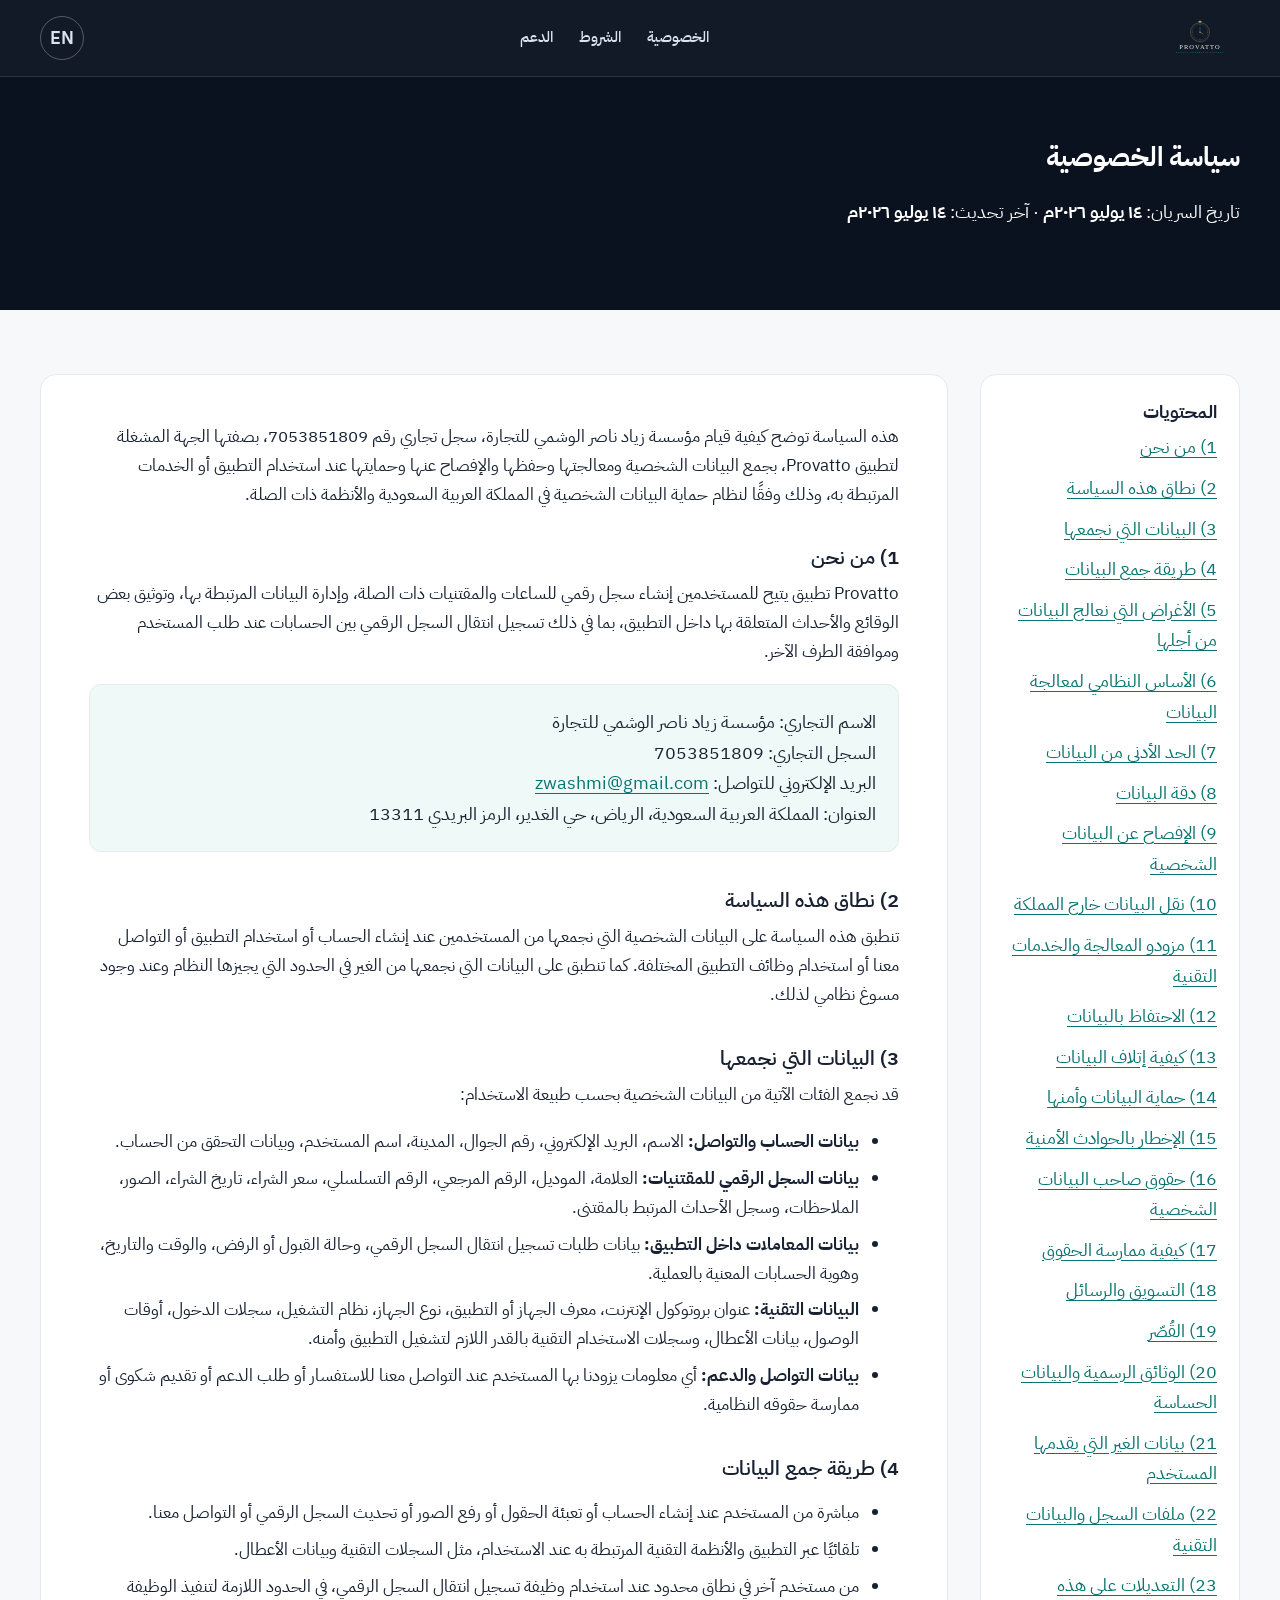
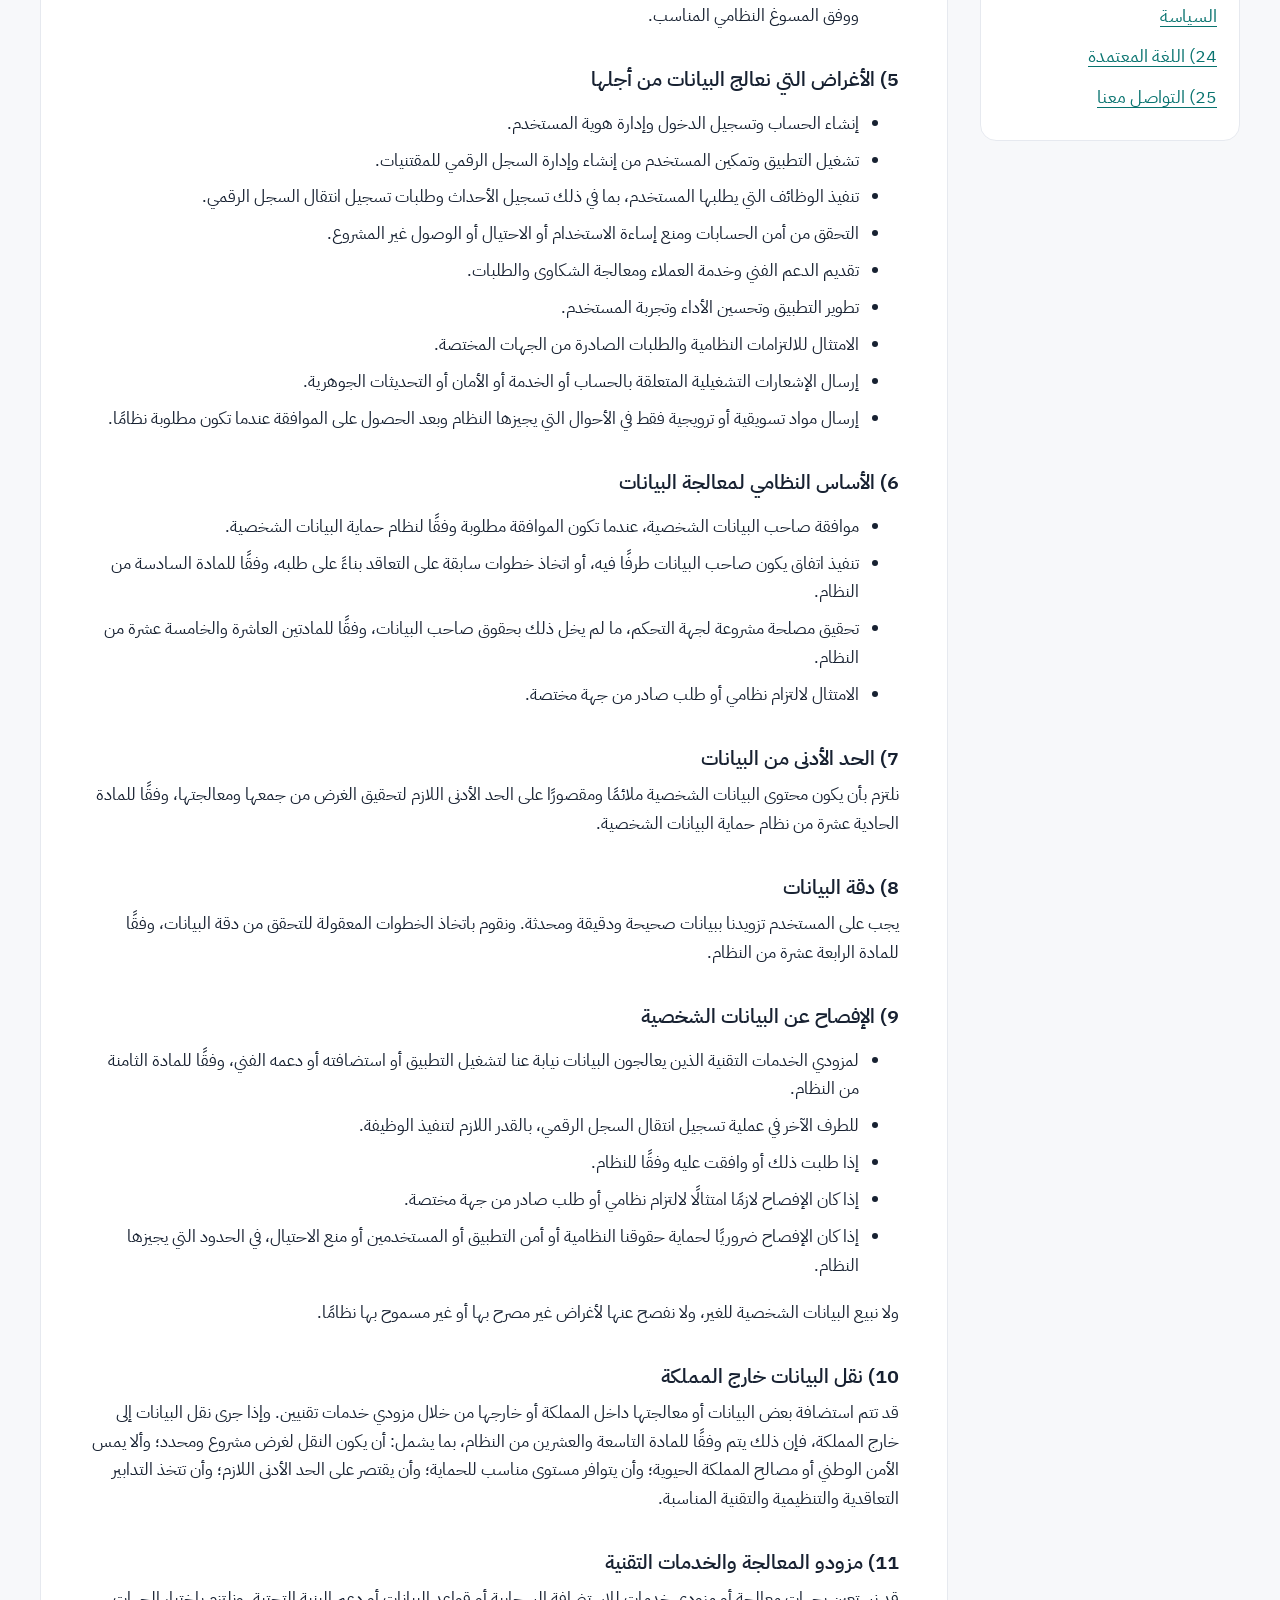
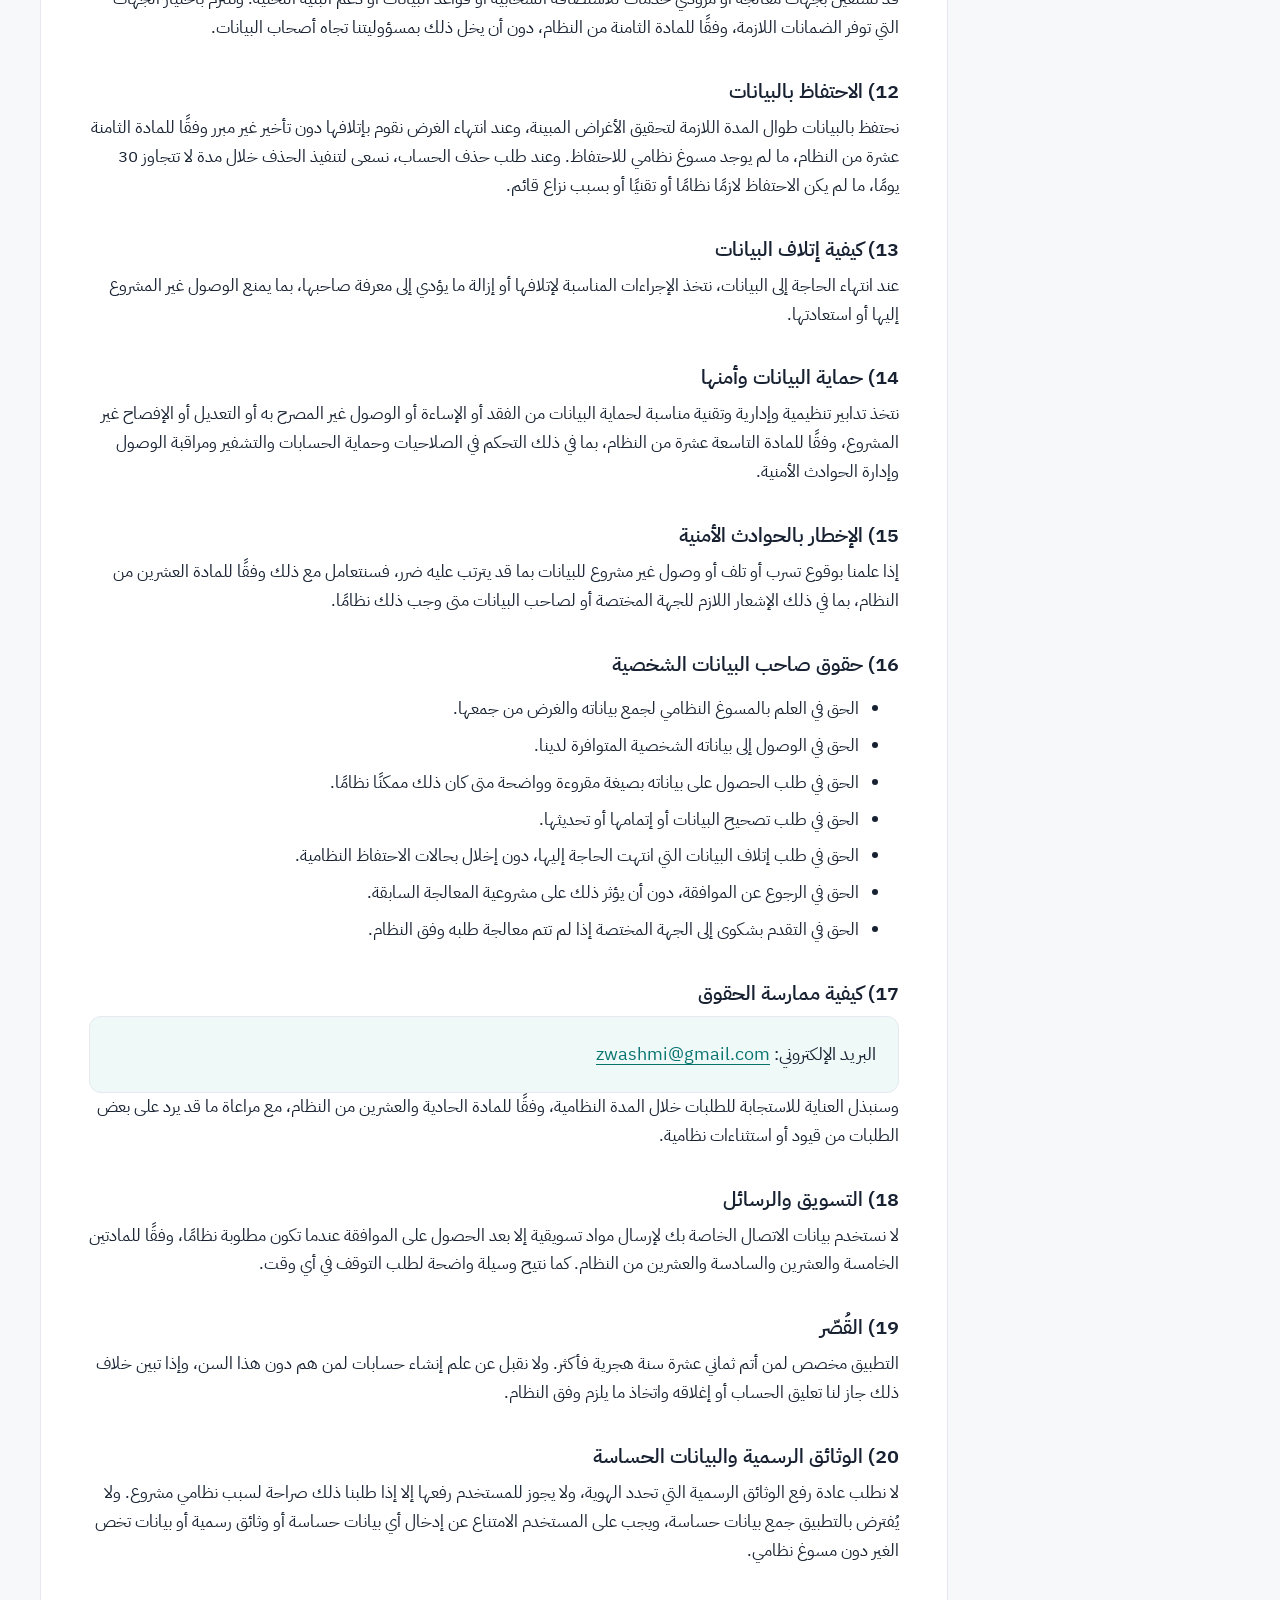
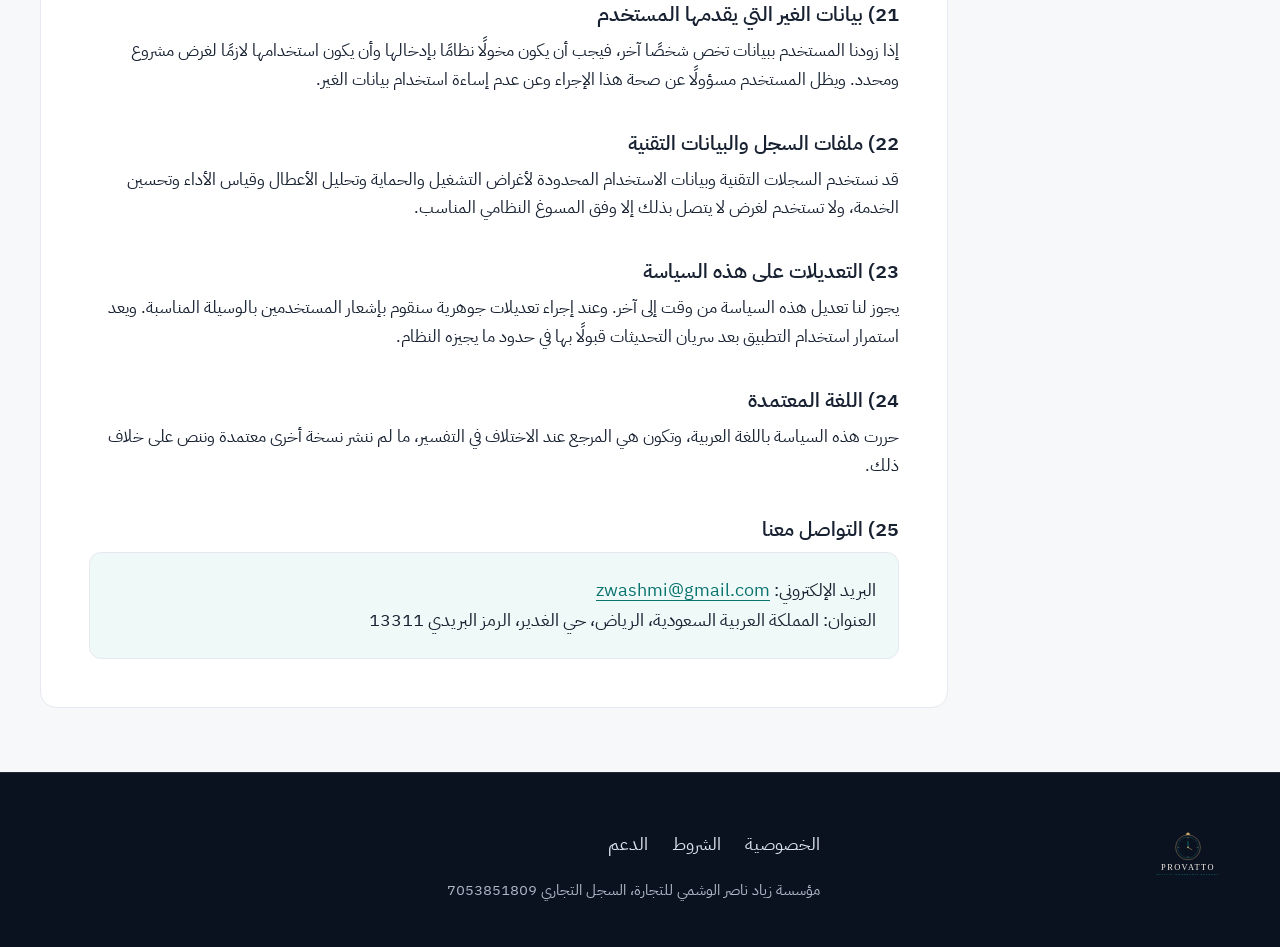
<file: privacy.html>
<!doctype html>
<html lang="ar" dir="rtl">
<head>
<meta charset="utf-8">
<meta name="viewport" content="width=device-width,initial-scale=1,viewport-fit=cover">
<link rel="preconnect" href="https://fonts.googleapis.com">
<link rel="preconnect" href="https://fonts.gstatic.com" crossorigin>
<link href="https://fonts.googleapis.com/css2?family=IBM+Plex+Sans+Arabic:wght@400;500;600&amp;family=IBM+Plex+Sans:wght@400;500;600&amp;display=swap" rel="stylesheet">
<title>سياسة الخصوصية | Provatto</title>
<meta name="description" content="سياسة الخصوصية لبروفاتو">
<meta name="apple-itunes-app" content="app-id=6777485253">
<link rel="canonical" href="privacy.html">
<link rel="alternate" hreflang="ar" href="privacy.html">
<link rel="alternate" hreflang="en" href="en/privacy.html">
<link rel="alternate" hreflang="x-default" href="privacy.html">
<meta property="og:title" content="سياسة الخصوصية | Provatto">
<meta property="og:description" content="سياسة الخصوصية لبروفاتو">
<meta property="og:type" content="website">
<meta property="og:image" content="identity/logo/app-icon-dark.png">
<meta name="twitter:card" content="summary_large_image">
<link rel="icon" href="identity/logo/icon-mark.svg" type="image/svg+xml">
<link rel="stylesheet" href="assets/css/site.css">
</head>
<body>
<a class="skip" href="#main">تجاوز إلى المحتوى</a>
<header class="site-header">
<div class="container nav">
<a class="logo" href="index.html">
<img src="identity/logo/wordmark-white.svg" alt="بروفاتو" width="260" height="130">
</a>
<nav class="nav-links" aria-label="صفحات الموقع">
<a href="privacy.html">الخصوصية</a>
<a href="terms.html">الشروط</a>
<a href="support.html">الدعم</a>
</nav>
<a class="lang" href="en/privacy.html" hreflang="en">EN</a>
</div>
</header>
<main id="main">
<section class="legal-hero">
<div class="container">
<h1>سياسة الخصوصية</h1>
<p>تاريخ السريان: <b>١٤ يوليو ٢٠٢٦م</b> · آخر تحديث: <b>١٤ يوليو ٢٠٢٦م</b>
</p>
</div>
</section>
<div class="container legal">
<div class="legal-layout">
<aside class="toc">
<strong>المحتويات</strong>
<a href="#section-1">1) من نحن</a>
<a href="#section-2">2) نطاق هذه السياسة</a>
<a href="#section-3">3) البيانات التي نجمعها</a>
<a href="#section-4">4) طريقة جمع البيانات</a>
<a href="#section-5">5) الأغراض التي نعالج البيانات من أجلها</a>
<a href="#section-6">6) الأساس النظامي لمعالجة البيانات</a>
<a href="#section-7">7) الحد الأدنى من البيانات</a>
<a href="#section-8">8) دقة البيانات</a>
<a href="#section-9">9) الإفصاح عن البيانات الشخصية</a>
<a href="#section-10">10) نقل البيانات خارج المملكة</a>
<a href="#section-11">11) مزودو المعالجة والخدمات التقنية</a>
<a href="#section-12">12) الاحتفاظ بالبيانات</a>
<a href="#section-13">13) كيفية إتلاف البيانات</a>
<a href="#section-14">14) حماية البيانات وأمنها</a>
<a href="#section-15">15) الإخطار بالحوادث الأمنية</a>
<a href="#section-16">16) حقوق صاحب البيانات الشخصية</a>
<a href="#section-17">17) كيفية ممارسة الحقوق</a>
<a href="#section-18">18) التسويق والرسائل</a>
<a href="#section-19">19) القُصّر</a>
<a href="#section-20">20) الوثائق الرسمية والبيانات الحساسة</a>
<a href="#section-21">21) بيانات الغير التي يقدمها المستخدم</a>
<a href="#section-22">22) ملفات السجل والبيانات التقنية</a>
<a href="#section-23">23) التعديلات على هذه السياسة</a>
<a href="#section-24">24) اللغة المعتمدة</a>
<a href="#section-25">25) التواصل معنا</a>
</aside>
<article class="legal-card">
<!-- Legal copy starts here -->
<p class="intro">هذه السياسة توضح كيفية قيام مؤسسة زياد ناصر الوشمي للتجارة، سجل تجاري رقم 7053851809، بصفتها الجهة المشغلة لتطبيق Provatto، بجمع البيانات الشخصية ومعالجتها وحفظها والإفصاح عنها وحمايتها عند استخدام التطبيق أو الخدمات المرتبطة به، وذلك وفقًا لنظام حماية البيانات الشخصية في المملكة العربية السعودية والأنظمة ذات الصلة.</p>
<h2 id="section-1">1) من نحن</h2>
<p>Provatto تطبيق يتيح للمستخدمين إنشاء سجل رقمي للساعات والمقتنيات ذات الصلة، وإدارة البيانات المرتبطة بها، وتوثيق بعض الوقائع والأحداث المتعلقة بها داخل التطبيق، بما في ذلك تسجيل انتقال السجل الرقمي بين الحسابات عند طلب المستخدم وموافقة الطرف الآخر.</p>
<div class="contact-block">
<div>الاسم التجاري: مؤسسة زياد ناصر الوشمي للتجارة</div>
<div>السجل التجاري: 7053851809</div>
<div>البريد الإلكتروني للتواصل: <a href="mailto:zwashmi@gmail.com">zwashmi@gmail.com</a>
</div>
<div>العنوان: المملكة العربية السعودية، الرياض، حي الغدير، الرمز البريدي 13311</div>
</div>
<h2 id="section-2">2) نطاق هذه السياسة</h2>
<p>تنطبق هذه السياسة على البيانات الشخصية التي نجمعها من المستخدمين عند إنشاء الحساب أو استخدام التطبيق أو التواصل معنا أو استخدام وظائف التطبيق المختلفة. كما تنطبق على البيانات التي نجمعها من الغير في الحدود التي يجيزها النظام وعند وجود مسوغ نظامي لذلك.</p>
<h2 id="section-3">3) البيانات التي نجمعها</h2>
<p>قد نجمع الفئات الآتية من البيانات الشخصية بحسب طبيعة الاستخدام:</p>
<ul>
<li>
<b>بيانات الحساب والتواصل:</b> الاسم، البريد الإلكتروني، رقم الجوال، المدينة، اسم المستخدم، وبيانات التحقق من الحساب.</li>
<li>
<b>بيانات السجل الرقمي للمقتنيات:</b> العلامة، الموديل، الرقم المرجعي، الرقم التسلسلي، سعر الشراء، تاريخ الشراء، الصور، الملاحظات، وسجل الأحداث المرتبط بالمقتنى.</li>
<li>
<b>بيانات المعاملات داخل التطبيق:</b> بيانات طلبات تسجيل انتقال السجل الرقمي، وحالة القبول أو الرفض، والوقت والتاريخ، وهوية الحسابات المعنية بالعملية.</li>
<li>
<b>البيانات التقنية:</b> عنوان بروتوكول الإنترنت، معرف الجهاز أو التطبيق، نوع الجهاز، نظام التشغيل، سجلات الدخول، أوقات الوصول، بيانات الأعطال، وسجلات الاستخدام التقنية بالقدر اللازم لتشغيل التطبيق وأمنه.</li>
<li>
<b>بيانات التواصل والدعم:</b> أي معلومات يزودنا بها المستخدم عند التواصل معنا للاستفسار أو طلب الدعم أو تقديم شكوى أو ممارسة حقوقه النظامية.</li>
</ul>
<h2 id="section-4">4) طريقة جمع البيانات</h2>
<ul>
<li>مباشرة من المستخدم عند إنشاء الحساب أو تعبئة الحقول أو رفع الصور أو تحديث السجل الرقمي أو التواصل معنا.</li>
<li>تلقائيًا عبر التطبيق والأنظمة التقنية المرتبطة به عند الاستخدام، مثل السجلات التقنية وبيانات الأعطال.</li>
<li>من مستخدم آخر في نطاق محدود عند استخدام وظيفة تسجيل انتقال السجل الرقمي، في الحدود اللازمة لتنفيذ الوظيفة ووفق المسوغ النظامي المناسب.</li>
</ul>
<h2 id="section-5">5) الأغراض التي نعالج البيانات من أجلها</h2>
<ul>
<li>إنشاء الحساب وتسجيل الدخول وإدارة هوية المستخدم.</li>
<li>تشغيل التطبيق وتمكين المستخدم من إنشاء وإدارة السجل الرقمي للمقتنيات.</li>
<li>تنفيذ الوظائف التي يطلبها المستخدم، بما في ذلك تسجيل الأحداث وطلبات تسجيل انتقال السجل الرقمي.</li>
<li>التحقق من أمن الحسابات ومنع إساءة الاستخدام أو الاحتيال أو الوصول غير المشروع.</li>
<li>تقديم الدعم الفني وخدمة العملاء ومعالجة الشكاوى والطلبات.</li>
<li>تطوير التطبيق وتحسين الأداء وتجربة المستخدم.</li>
<li>الامتثال للالتزامات النظامية والطلبات الصادرة من الجهات المختصة.</li>
<li>إرسال الإشعارات التشغيلية المتعلقة بالحساب أو الخدمة أو الأمان أو التحديثات الجوهرية.</li>
<li>إرسال مواد تسويقية أو ترويجية فقط في الأحوال التي يجيزها النظام وبعد الحصول على الموافقة عندما تكون مطلوبة نظامًا.</li>
</ul>
<h2 id="section-6">6) الأساس النظامي لمعالجة البيانات</h2>
<ul>
<li>موافقة صاحب البيانات الشخصية، عندما تكون الموافقة مطلوبة وفقًا لنظام حماية البيانات الشخصية.</li>
<li>تنفيذ اتفاق يكون صاحب البيانات طرفًا فيه، أو اتخاذ خطوات سابقة على التعاقد بناءً على طلبه، وفقًا للمادة السادسة من النظام.</li>
<li>تحقيق مصلحة مشروعة لجهة التحكم، ما لم يخل ذلك بحقوق صاحب البيانات، وفقًا للمادتين العاشرة والخامسة عشرة من النظام.</li>
<li>الامتثال لالتزام نظامي أو طلب صادر من جهة مختصة.</li>
</ul>
<h2 id="section-7">7) الحد الأدنى من البيانات</h2>
<p>نلتزم بأن يكون محتوى البيانات الشخصية ملائمًا ومقصورًا على الحد الأدنى اللازم لتحقيق الغرض من جمعها ومعالجتها، وفقًا للمادة الحادية عشرة من نظام حماية البيانات الشخصية.</p>
<h2 id="section-8">8) دقة البيانات</h2>
<p>يجب على المستخدم تزويدنا ببيانات صحيحة ودقيقة ومحدثة. ونقوم باتخاذ الخطوات المعقولة للتحقق من دقة البيانات، وفقًا للمادة الرابعة عشرة من النظام.</p>
<h2 id="section-9">9) الإفصاح عن البيانات الشخصية</h2>
<ul>
<li>لمزودي الخدمات التقنية الذين يعالجون البيانات نيابة عنا لتشغيل التطبيق أو استضافته أو دعمه الفني، وفقًا للمادة الثامنة من النظام.</li>
<li>للطرف الآخر في عملية تسجيل انتقال السجل الرقمي، بالقدر اللازم لتنفيذ الوظيفة.</li>
<li>إذا طلبت ذلك أو وافقت عليه وفقًا للنظام.</li>
<li>إذا كان الإفصاح لازمًا امتثالًا لالتزام نظامي أو طلب صادر من جهة مختصة.</li>
<li>إذا كان الإفصاح ضروريًا لحماية حقوقنا النظامية أو أمن التطبيق أو المستخدمين أو منع الاحتيال، في الحدود التي يجيزها النظام.</li>
</ul>
<p>ولا نبيع البيانات الشخصية للغير، ولا نفصح عنها لأغراض غير مصرح بها أو غير مسموح بها نظامًا.</p>
<h2 id="section-10">10) نقل البيانات خارج المملكة</h2>
<p>قد تتم استضافة بعض البيانات أو معالجتها داخل المملكة أو خارجها من خلال مزودي خدمات تقنيين. وإذا جرى نقل البيانات إلى خارج المملكة، فإن ذلك يتم وفقًا للمادة التاسعة والعشرين من النظام، بما يشمل: أن يكون النقل لغرض مشروع ومحدد؛ وألا يمس الأمن الوطني أو مصالح المملكة الحيوية؛ وأن يتوافر مستوى مناسب للحماية؛ وأن يقتصر على الحد الأدنى اللازم؛ وأن تتخذ التدابير التعاقدية والتنظيمية والتقنية المناسبة.</p>
<h2 id="section-11">11) مزودو المعالجة والخدمات التقنية</h2>
<p>قد نستعين بجهات معالجة أو مزودي خدمات للاستضافة السحابية أو قواعد البيانات أو دعم البنية التحتية. ونلتزم باختيار الجهات التي توفر الضمانات اللازمة، وفقًا للمادة الثامنة من النظام، دون أن يخل ذلك بمسؤوليتنا تجاه أصحاب البيانات.</p>
<h2 id="section-12">12) الاحتفاظ بالبيانات</h2>
<p>نحتفظ بالبيانات طوال المدة اللازمة لتحقيق الأغراض المبينة، وعند انتهاء الغرض نقوم بإتلافها دون تأخير غير مبرر وفقًا للمادة الثامنة عشرة من النظام، ما لم يوجد مسوغ نظامي للاحتفاظ. وعند طلب حذف الحساب، نسعى لتنفيذ الحذف خلال مدة لا تتجاوز 30 يومًا، ما لم يكن الاحتفاظ لازمًا نظامًا أو تقنيًا أو بسبب نزاع قائم.</p>
<h2 id="section-13">13) كيفية إتلاف البيانات</h2>
<p>عند انتهاء الحاجة إلى البيانات، نتخذ الإجراءات المناسبة لإتلافها أو إزالة ما يؤدي إلى معرفة صاحبها، بما يمنع الوصول غير المشروع إليها أو استعادتها.</p>
<h2 id="section-14">14) حماية البيانات وأمنها</h2>
<p>نتخذ تدابير تنظيمية وإدارية وتقنية مناسبة لحماية البيانات من الفقد أو الإساءة أو الوصول غير المصرح به أو التعديل أو الإفصاح غير المشروع، وفقًا للمادة التاسعة عشرة من النظام، بما في ذلك التحكم في الصلاحيات وحماية الحسابات والتشفير ومراقبة الوصول وإدارة الحوادث الأمنية.</p>
<h2 id="section-15">15) الإخطار بالحوادث الأمنية</h2>
<p>إذا علمنا بوقوع تسرب أو تلف أو وصول غير مشروع للبيانات بما قد يترتب عليه ضرر، فسنتعامل مع ذلك وفقًا للمادة العشرين من النظام، بما في ذلك الإشعار اللازم للجهة المختصة أو لصاحب البيانات متى وجب ذلك نظامًا.</p>
<h2 id="section-16">16) حقوق صاحب البيانات الشخصية</h2>
<ul>
<li>الحق في العلم بالمسوغ النظامي لجمع بياناته والغرض من جمعها.</li>
<li>الحق في الوصول إلى بياناته الشخصية المتوافرة لدينا.</li>
<li>الحق في طلب الحصول على بياناته بصيغة مقروءة وواضحة متى كان ذلك ممكنًا نظامًا.</li>
<li>الحق في طلب تصحيح البيانات أو إتمامها أو تحديثها.</li>
<li>الحق في طلب إتلاف البيانات التي انتهت الحاجة إليها، دون إخلال بحالات الاحتفاظ النظامية.</li>
<li>الحق في الرجوع عن الموافقة، دون أن يؤثر ذلك على مشروعية المعالجة السابقة.</li>
<li>الحق في التقدم بشكوى إلى الجهة المختصة إذا لم تتم معالجة طلبه وفق النظام.</li>
</ul>
<h2 id="section-17">17) كيفية ممارسة الحقوق</h2>
<div class="contact-block">
<div>البريد الإلكتروني: <a href="mailto:zwashmi@gmail.com">zwashmi@gmail.com</a>
</div>
</div>
<p>وسنبذل العناية للاستجابة للطلبات خلال المدة النظامية، وفقًا للمادة الحادية والعشرين من النظام، مع مراعاة ما قد يرد على بعض الطلبات من قيود أو استثناءات نظامية.</p>
<h2 id="section-18">18) التسويق والرسائل</h2>
<p>لا نستخدم بيانات الاتصال الخاصة بك لإرسال مواد تسويقية إلا بعد الحصول على الموافقة عندما تكون مطلوبة نظامًا، وفقًا للمادتين الخامسة والعشرين والسادسة والعشرين من النظام. كما نتيح وسيلة واضحة لطلب التوقف في أي وقت.</p>
<h2 id="section-19">19) القُصّر</h2>
<p>التطبيق مخصص لمن أتم ثماني عشرة سنة هجرية فأكثر. ولا نقبل عن علم إنشاء حسابات لمن هم دون هذا السن، وإذا تبين خلاف ذلك جاز لنا تعليق الحساب أو إغلاقه واتخاذ ما يلزم وفق النظام.</p>
<h2 id="section-20">20) الوثائق الرسمية والبيانات الحساسة</h2>
<p>لا نطلب عادة رفع الوثائق الرسمية التي تحدد الهوية، ولا يجوز للمستخدم رفعها إلا إذا طلبنا ذلك صراحة لسبب نظامي مشروع. ولا يُفترض بالتطبيق جمع بيانات حساسة، ويجب على المستخدم الامتناع عن إدخال أي بيانات حساسة أو وثائق رسمية أو بيانات تخص الغير دون مسوغ نظامي.</p>
<h2 id="section-21">21) بيانات الغير التي يقدمها المستخدم</h2>
<p>إذا زودنا المستخدم ببيانات تخص شخصًا آخر، فيجب أن يكون مخولًا نظامًا بإدخالها وأن يكون استخدامها لازمًا لغرض مشروع ومحدد. ويظل المستخدم مسؤولًا عن صحة هذا الإجراء وعن عدم إساءة استخدام بيانات الغير.</p>
<h2 id="section-22">22) ملفات السجل والبيانات التقنية</h2>
<p>قد نستخدم السجلات التقنية وبيانات الاستخدام المحدودة لأغراض التشغيل والحماية وتحليل الأعطال وقياس الأداء وتحسين الخدمة، ولا تستخدم لغرض لا يتصل بذلك إلا وفق المسوغ النظامي المناسب.</p>
<h2 id="section-23">23) التعديلات على هذه السياسة</h2>
<p>يجوز لنا تعديل هذه السياسة من وقت إلى آخر. وعند إجراء تعديلات جوهرية سنقوم بإشعار المستخدمين بالوسيلة المناسبة. ويعد استمرار استخدام التطبيق بعد سريان التحديثات قبولًا بها في حدود ما يجيزه النظام.</p>
<h2 id="section-24">24) اللغة المعتمدة</h2>
<p>حررت هذه السياسة باللغة العربية، وتكون هي المرجع عند الاختلاف في التفسير، ما لم ننشر نسخة أخرى معتمدة وننص على خلاف ذلك.</p>
<h2 id="section-25">25) التواصل معنا</h2>
<div class="contact-block">
<div>البريد الإلكتروني: <a href="mailto:zwashmi@gmail.com">zwashmi@gmail.com</a>
</div>
<div>العنوان: المملكة العربية السعودية، الرياض، حي الغدير، الرمز البريدي 13311</div>
</div>
<!-- Legal copy ends here -->
</article>
</div>
</div>
</main>
<footer class="footer">
<div class="container footer-grid">
<img class="footer-logo" src="identity/logo/wordmark-white.svg" alt="بروفاتو" width="260" height="130">
<div>
<nav class="footer-links">
<a href="privacy.html">الخصوصية</a>
<a href="terms.html">الشروط</a>
<a href="support.html">الدعم</a>
</nav>
<small>مؤسسة زياد ناصر الوشمي للتجارة، السجل التجاري 7053851809</small>
</div>
</div>
</footer>
</body>
</html>
</file>
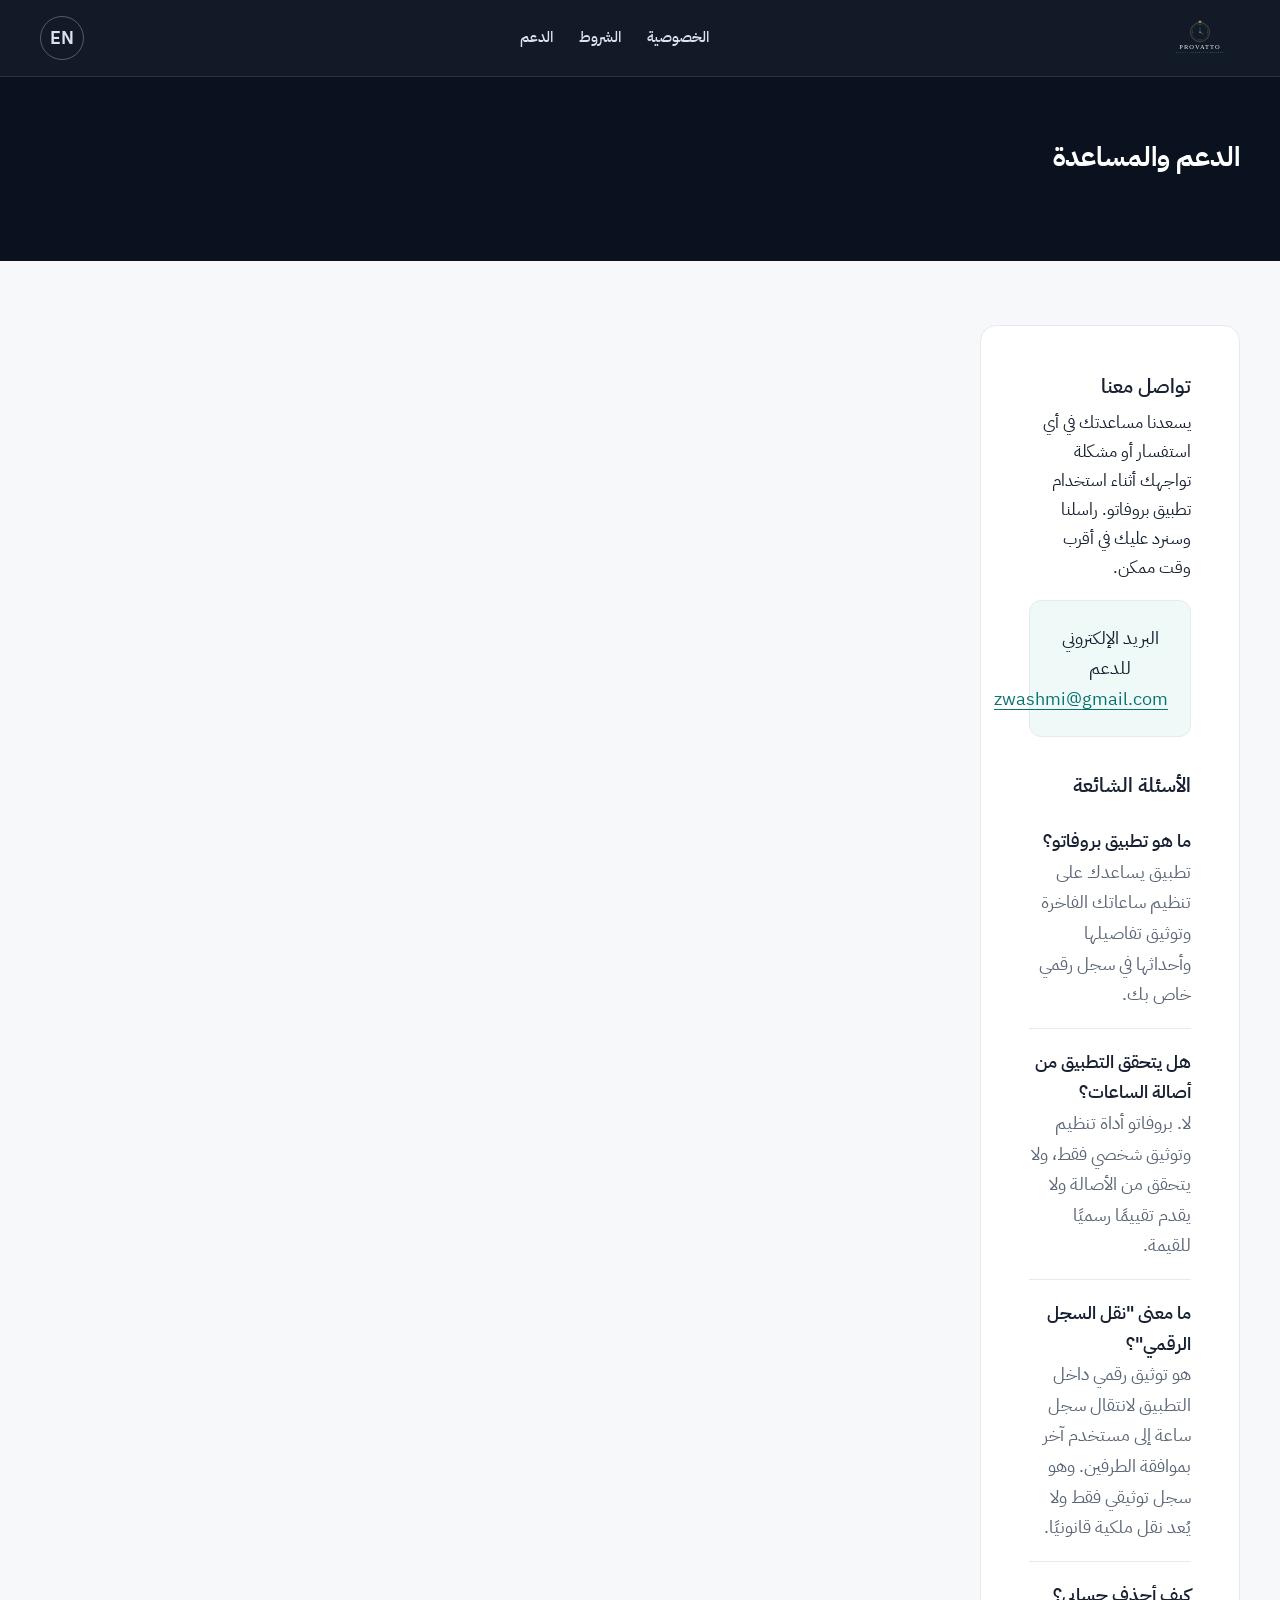
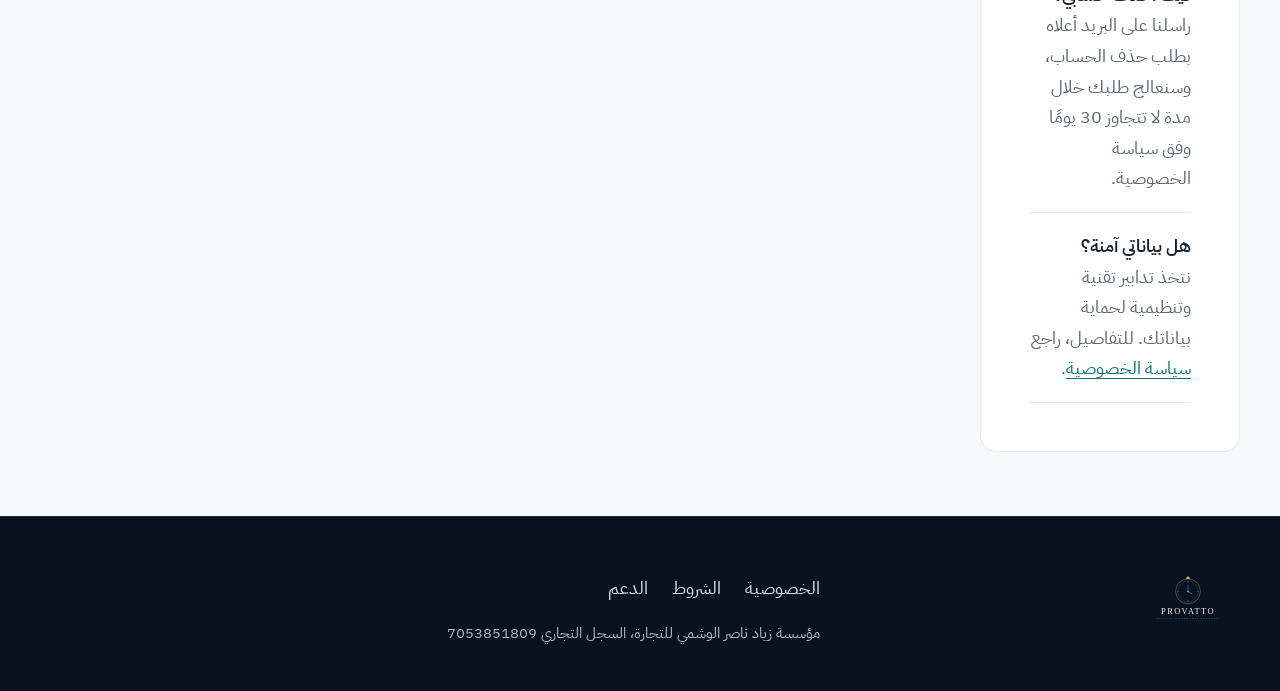
<file: support.html>
<!doctype html>
<html lang="ar" dir="rtl">
<head>
<meta charset="utf-8">
<meta name="viewport" content="width=device-width,initial-scale=1,viewport-fit=cover">
<link rel="preconnect" href="https://fonts.googleapis.com">
<link rel="preconnect" href="https://fonts.gstatic.com" crossorigin>
<link href="https://fonts.googleapis.com/css2?family=IBM+Plex+Sans+Arabic:wght@400;500;600&amp;family=IBM+Plex+Sans:wght@400;500;600&amp;display=swap" rel="stylesheet">
<title>الدعم والمساعدة | Provatto</title>
<meta name="description" content="الدعم والمساعدة لبروفاتو">
<meta name="apple-itunes-app" content="app-id=6777485253">
<link rel="canonical" href="support.html">
<link rel="alternate" hreflang="ar" href="support.html">
<link rel="alternate" hreflang="en" href="en/support.html">
<link rel="alternate" hreflang="x-default" href="support.html">
<meta property="og:title" content="الدعم والمساعدة | Provatto">
<meta property="og:description" content="الدعم والمساعدة لبروفاتو">
<meta property="og:type" content="website">
<meta property="og:image" content="identity/logo/app-icon-dark.png">
<meta name="twitter:card" content="summary_large_image">
<link rel="icon" href="identity/logo/icon-mark.svg" type="image/svg+xml">
<link rel="stylesheet" href="assets/css/site.css">
</head>
<body>
<a class="skip" href="#main">تجاوز إلى المحتوى</a>
<header class="site-header">
<div class="container nav">
<a class="logo" href="index.html">
<img src="identity/logo/wordmark-white.svg" alt="بروفاتو" width="260" height="130">
</a>
<nav class="nav-links" aria-label="صفحات الموقع">
<a href="privacy.html">الخصوصية</a>
<a href="terms.html">الشروط</a>
<a href="support.html">الدعم</a>
</nav>
<a class="lang" href="en/support.html" hreflang="en">EN</a>
</div>
</header>
<main id="main">
<section class="legal-hero">
<div class="container">
<h1>الدعم والمساعدة</h1>
</div>
</section>
<div class="container legal">
<div class="legal-layout">
<article class="legal-card">
<!-- Legal copy starts here -->
<h2>تواصل معنا</h2>
<p>يسعدنا مساعدتك في أي استفسار أو مشكلة تواجهك أثناء استخدام تطبيق بروفاتو. راسلنا وسنرد عليك في أقرب وقت ممكن.</p>
<div class="contact-card">
<div class="label">البريد الإلكتروني للدعم</div>
<a href="mailto:zwashmi@gmail.com">zwashmi@gmail.com</a>
</div>
<h2>الأسئلة الشائعة</h2>
<div class="qa">
<div class="q">ما هو تطبيق بروفاتو؟</div>
<div class="a">تطبيق يساعدك على تنظيم ساعاتك الفاخرة وتوثيق تفاصيلها وأحداثها في سجل رقمي خاص بك.</div>
</div>
<div class="qa">
<div class="q">هل يتحقق التطبيق من أصالة الساعات؟</div>
<div class="a">لا. بروفاتو أداة تنظيم وتوثيق شخصي فقط، ولا يتحقق من الأصالة ولا يقدم تقييمًا رسميًا للقيمة.</div>
</div>
<div class="qa">
<div class="q">ما معنى "نقل السجل الرقمي"؟</div>
<div class="a">هو توثيق رقمي داخل التطبيق لانتقال سجل ساعة إلى مستخدم آخر بموافقة الطرفين. وهو سجل توثيقي فقط ولا يُعد نقل ملكية قانونيًا.</div>
</div>
<div class="qa">
<div class="q">كيف أحذف حسابي؟</div>
<div class="a">راسلنا على البريد أعلاه بطلب حذف الحساب، وسنعالج طلبك خلال مدة لا تتجاوز 30 يومًا وفق سياسة الخصوصية.</div>
</div>
<div class="qa">
<div class="q">هل بياناتي آمنة؟</div>
<div class="a">نتخذ تدابير تقنية وتنظيمية لحماية بياناتك. للتفاصيل، راجع <a href="privacy.html">سياسة الخصوصية</a>.</div>
</div>
<!-- Legal copy ends here -->
</article>
</div>
</div>
</main>
<footer class="footer">
<div class="container footer-grid">
<img class="footer-logo" src="identity/logo/wordmark-white.svg" alt="بروفاتو" width="260" height="130">
<div>
<nav class="footer-links">
<a href="privacy.html">الخصوصية</a>
<a href="terms.html">الشروط</a>
<a href="support.html">الدعم</a>
</nav>
<small>مؤسسة زياد ناصر الوشمي للتجارة، السجل التجاري 7053851809</small>
</div>
</div>
</footer>
</body>
</html>
</file>
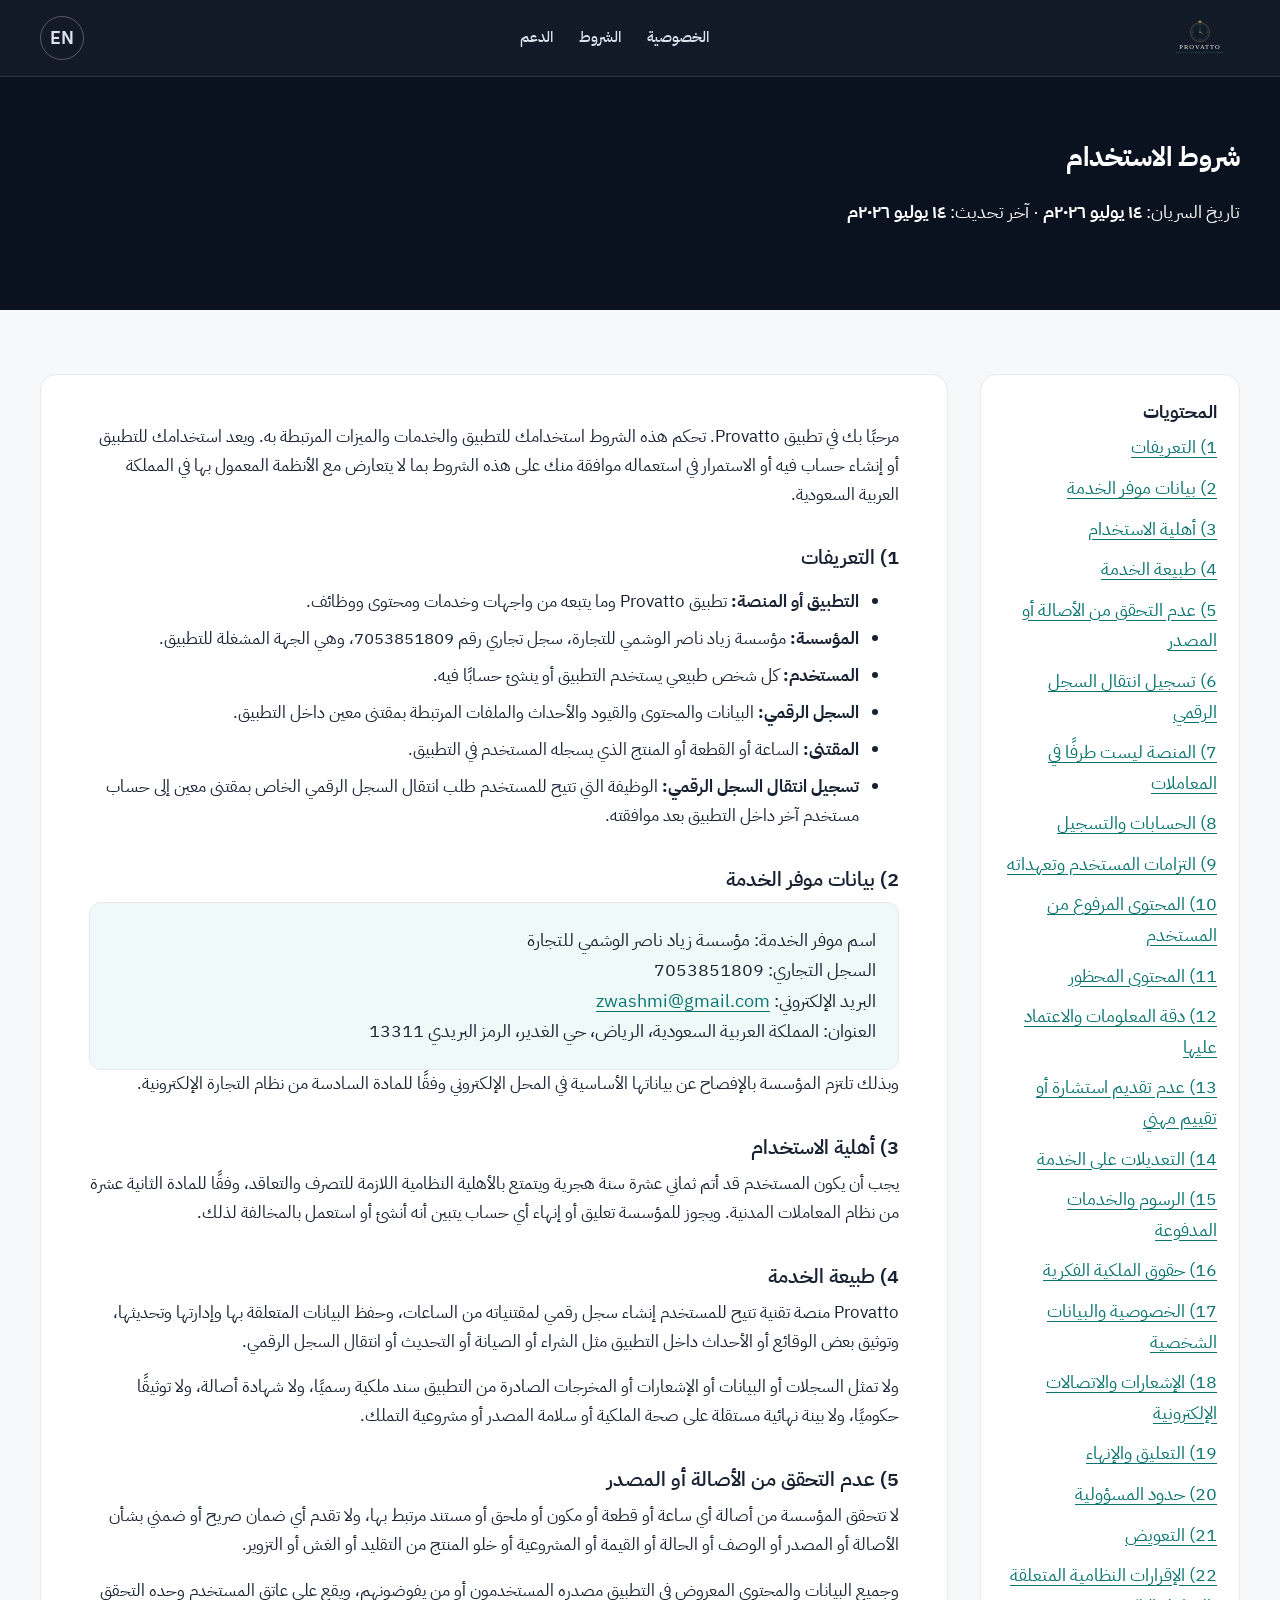
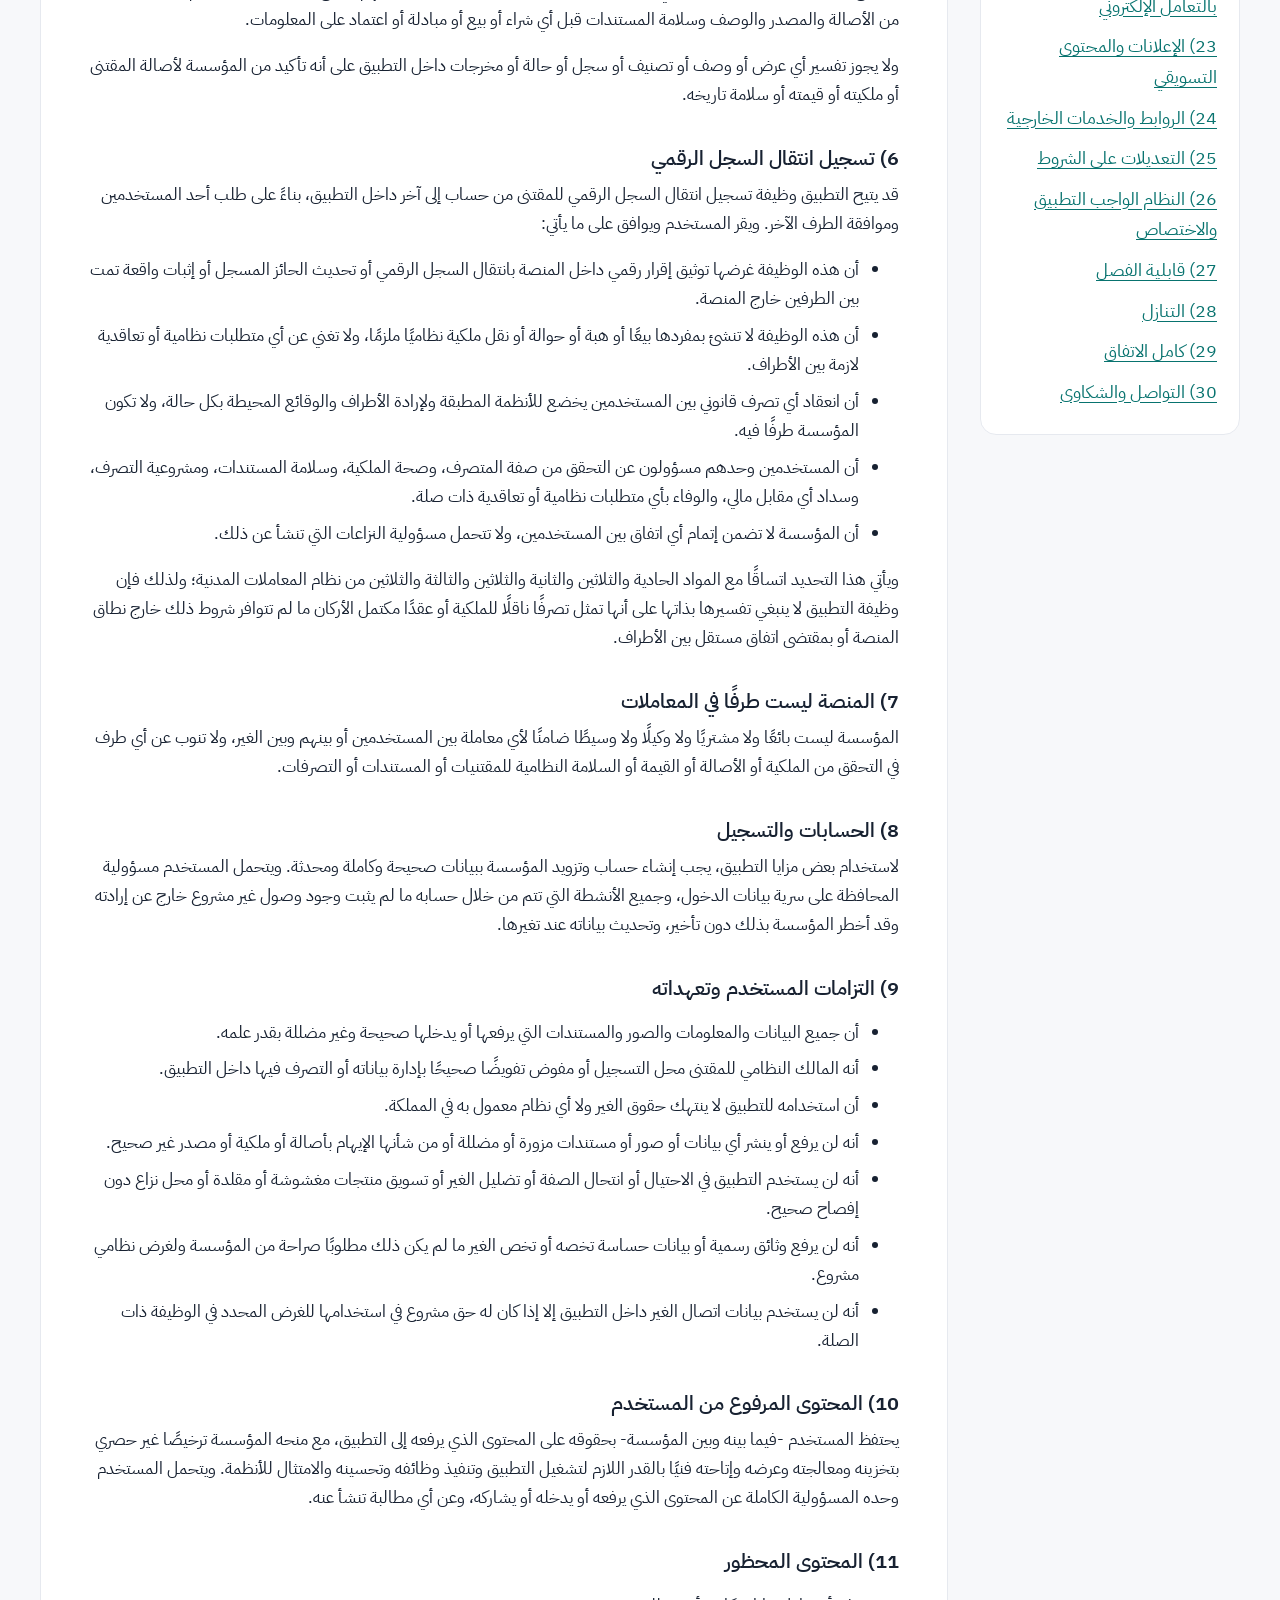
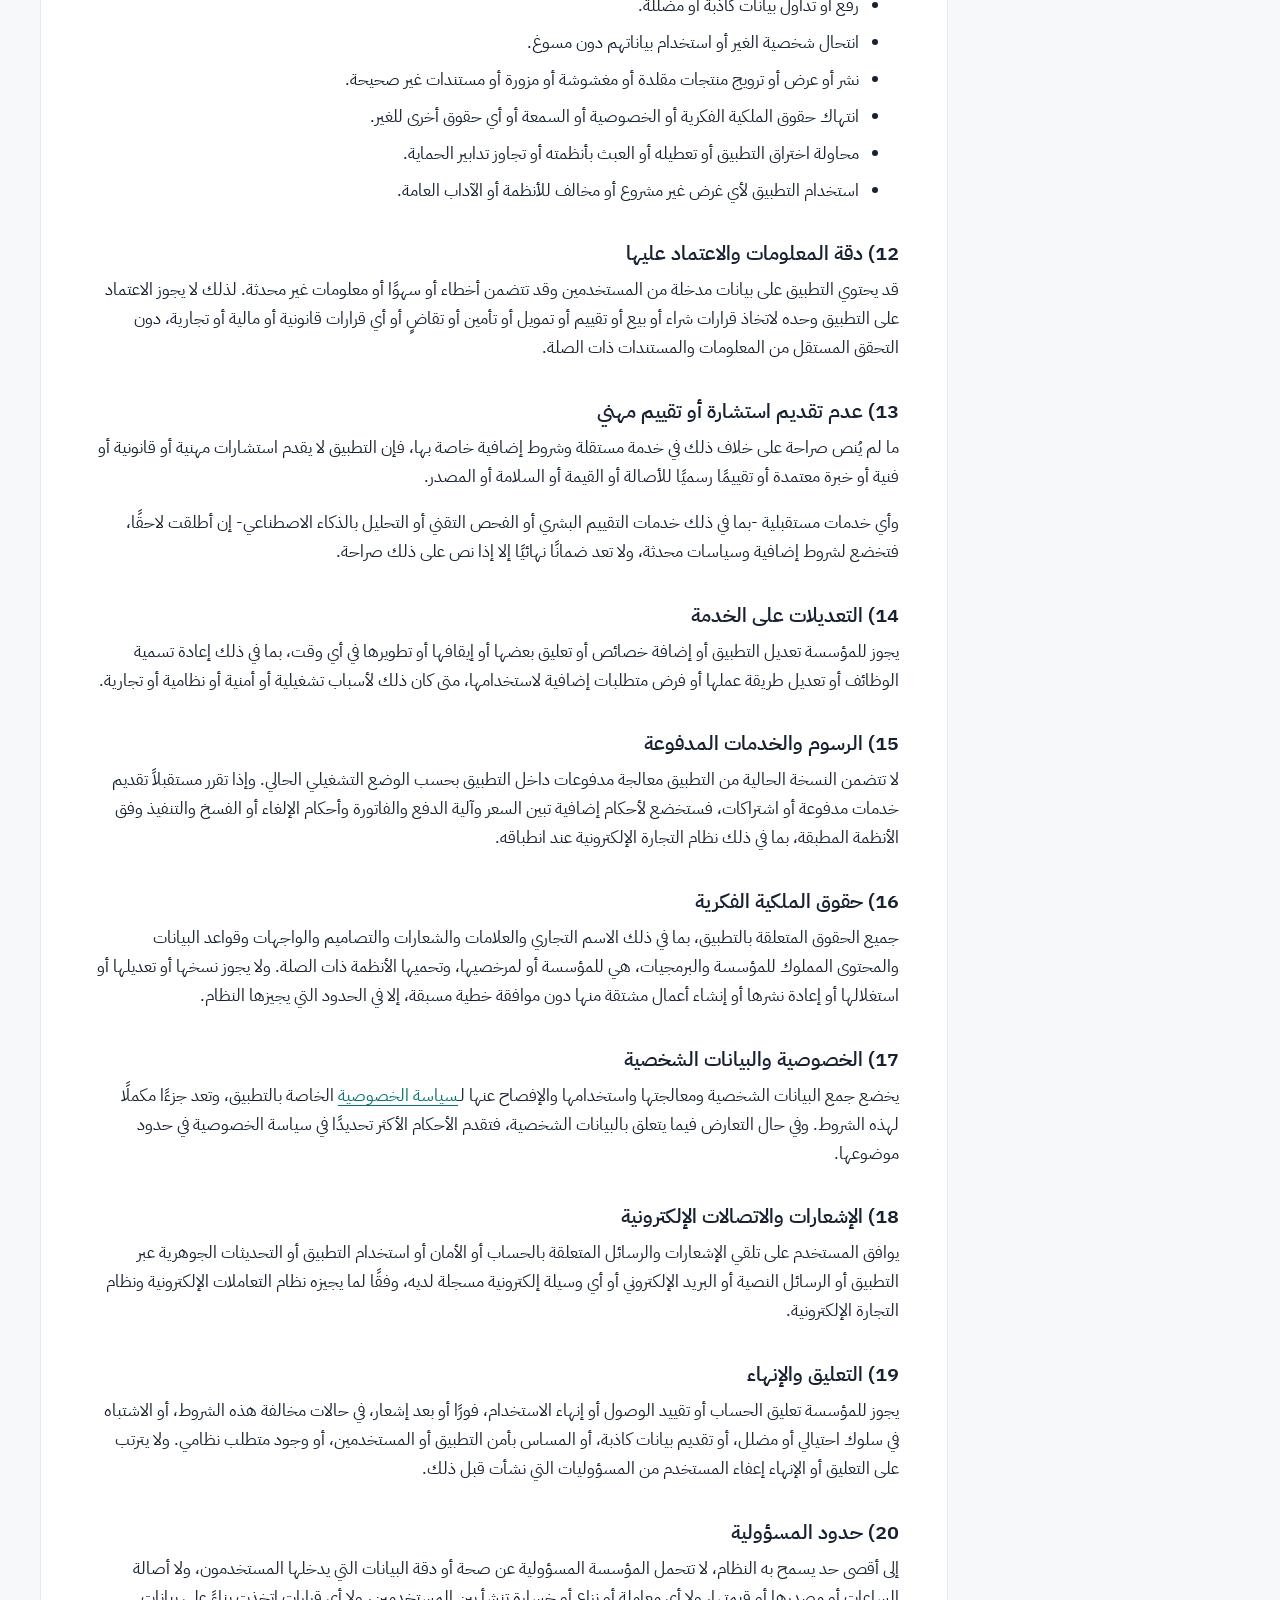
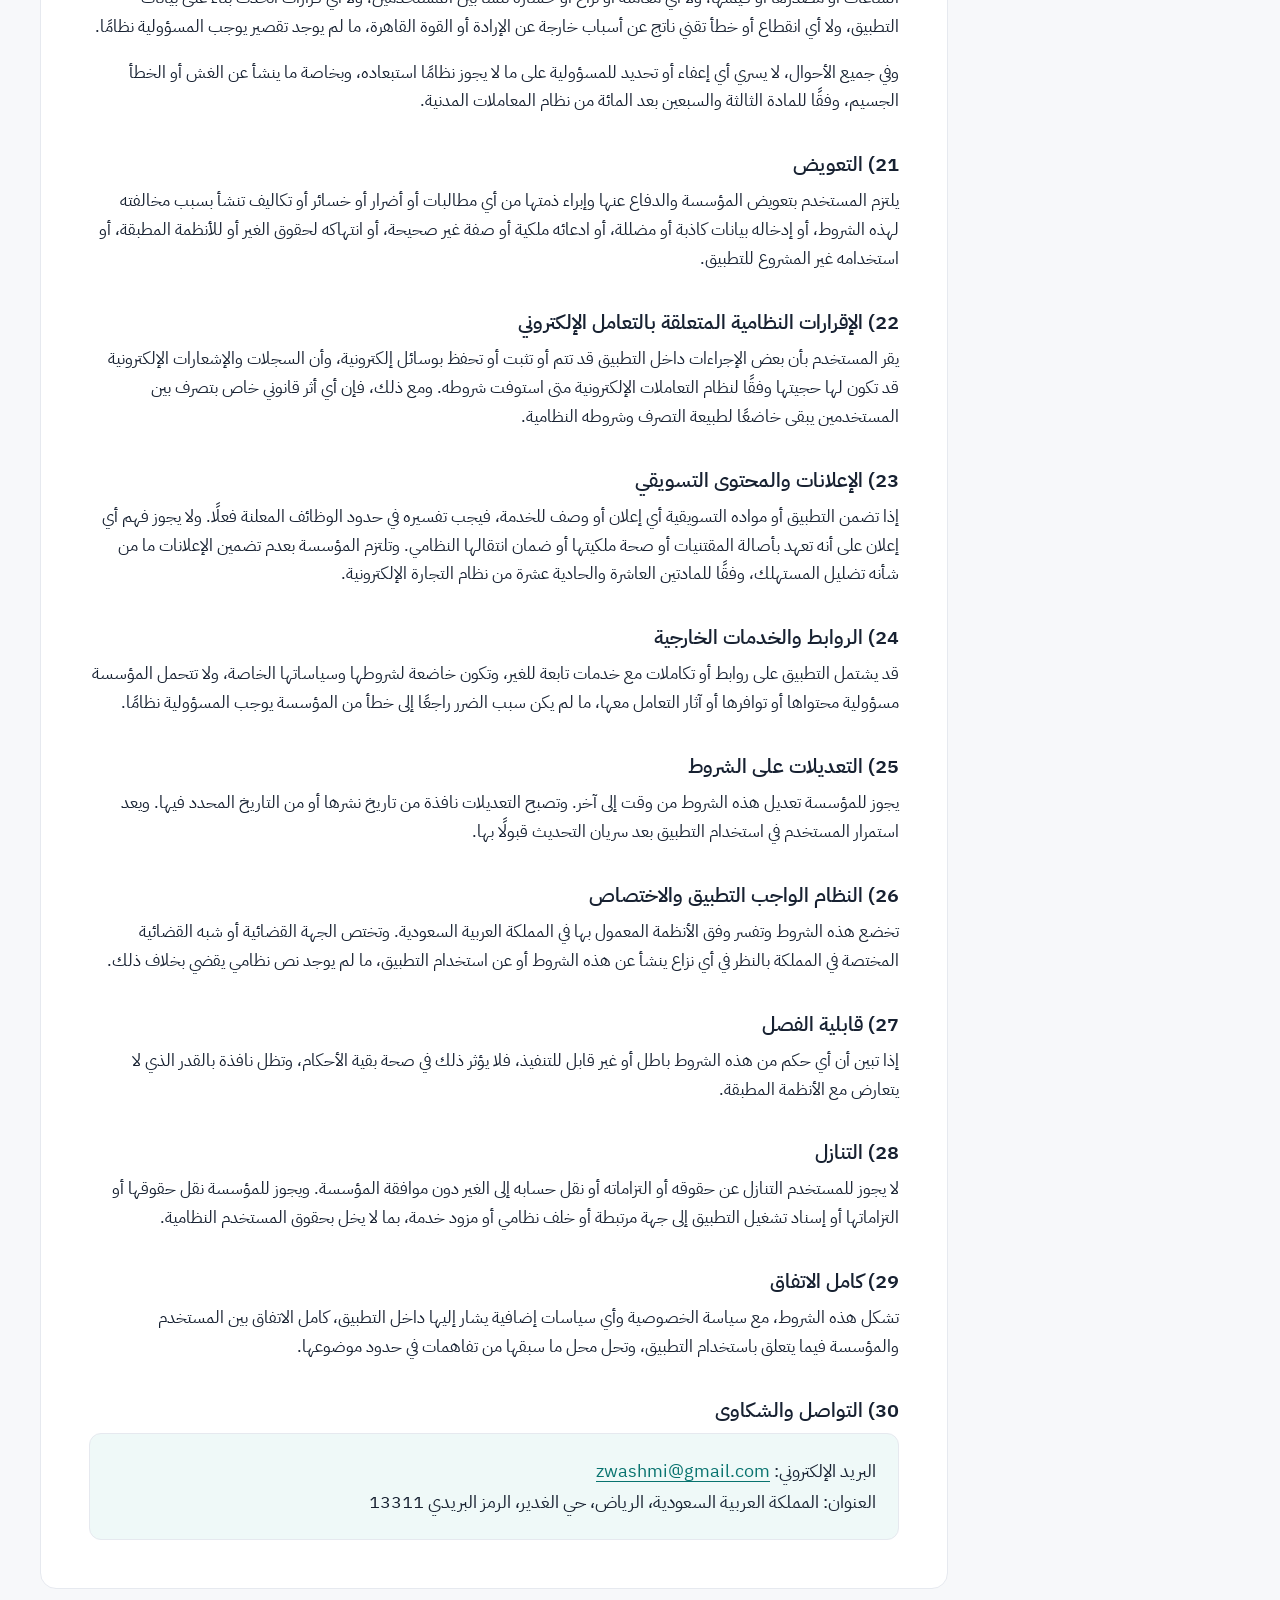
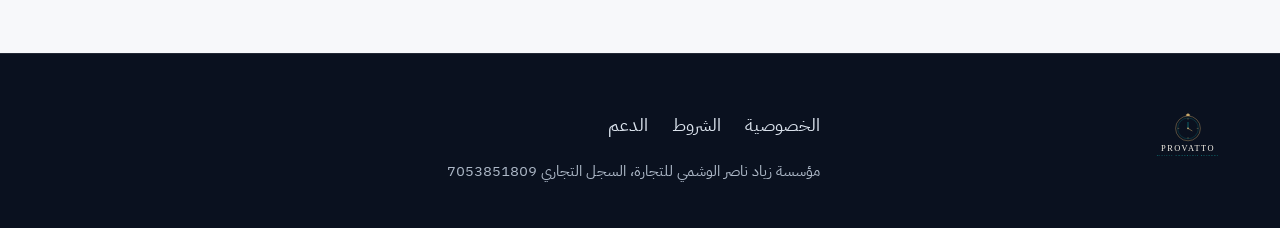
<file: terms.html>
<!doctype html>
<html lang="ar" dir="rtl">
<head>
<meta charset="utf-8">
<meta name="viewport" content="width=device-width,initial-scale=1,viewport-fit=cover">
<link rel="preconnect" href="https://fonts.googleapis.com">
<link rel="preconnect" href="https://fonts.gstatic.com" crossorigin>
<link href="https://fonts.googleapis.com/css2?family=IBM+Plex+Sans+Arabic:wght@400;500;600&amp;family=IBM+Plex+Sans:wght@400;500;600&amp;display=swap" rel="stylesheet">
<title>شروط الاستخدام | Provatto</title>
<meta name="description" content="شروط الاستخدام لبروفاتو">
<meta name="apple-itunes-app" content="app-id=6777485253">
<link rel="canonical" href="terms.html">
<link rel="alternate" hreflang="ar" href="terms.html">
<link rel="alternate" hreflang="en" href="en/terms.html">
<link rel="alternate" hreflang="x-default" href="terms.html">
<meta property="og:title" content="شروط الاستخدام | Provatto">
<meta property="og:description" content="شروط الاستخدام لبروفاتو">
<meta property="og:type" content="website">
<meta property="og:image" content="identity/logo/app-icon-dark.png">
<meta name="twitter:card" content="summary_large_image">
<link rel="icon" href="identity/logo/icon-mark.svg" type="image/svg+xml">
<link rel="stylesheet" href="assets/css/site.css">
</head>
<body>
<a class="skip" href="#main">تجاوز إلى المحتوى</a>
<header class="site-header">
<div class="container nav">
<a class="logo" href="index.html">
<img src="identity/logo/wordmark-white.svg" alt="بروفاتو" width="260" height="130">
</a>
<nav class="nav-links" aria-label="صفحات الموقع">
<a href="privacy.html">الخصوصية</a>
<a href="terms.html">الشروط</a>
<a href="support.html">الدعم</a>
</nav>
<a class="lang" href="en/terms.html" hreflang="en">EN</a>
</div>
</header>
<main id="main">
<section class="legal-hero">
<div class="container">
<h1>شروط الاستخدام</h1>
<p>تاريخ السريان: <b>١٤ يوليو ٢٠٢٦م</b> · آخر تحديث: <b>١٤ يوليو ٢٠٢٦م</b>
</p>
</div>
</section>
<div class="container legal">
<div class="legal-layout">
<aside class="toc">
<strong>المحتويات</strong>
<a href="#section-1">1) التعريفات</a>
<a href="#section-2">2) بيانات موفر الخدمة</a>
<a href="#section-3">3) أهلية الاستخدام</a>
<a href="#section-4">4) طبيعة الخدمة</a>
<a href="#section-5">5) عدم التحقق من الأصالة أو المصدر</a>
<a href="#section-6">6) تسجيل انتقال السجل الرقمي</a>
<a href="#section-7">7) المنصة ليست طرفًا في المعاملات</a>
<a href="#section-8">8) الحسابات والتسجيل</a>
<a href="#section-9">9) التزامات المستخدم وتعهداته</a>
<a href="#section-10">10) المحتوى المرفوع من المستخدم</a>
<a href="#section-11">11) المحتوى المحظور</a>
<a href="#section-12">12) دقة المعلومات والاعتماد عليها</a>
<a href="#section-13">13) عدم تقديم استشارة أو تقييم مهني</a>
<a href="#section-14">14) التعديلات على الخدمة</a>
<a href="#section-15">15) الرسوم والخدمات المدفوعة</a>
<a href="#section-16">16) حقوق الملكية الفكرية</a>
<a href="#section-17">17) الخصوصية والبيانات الشخصية</a>
<a href="#section-18">18) الإشعارات والاتصالات الإلكترونية</a>
<a href="#section-19">19) التعليق والإنهاء</a>
<a href="#section-20">20) حدود المسؤولية</a>
<a href="#section-21">21) التعويض</a>
<a href="#section-22">22) الإقرارات النظامية المتعلقة بالتعامل الإلكتروني</a>
<a href="#section-23">23) الإعلانات والمحتوى التسويقي</a>
<a href="#section-24">24) الروابط والخدمات الخارجية</a>
<a href="#section-25">25) التعديلات على الشروط</a>
<a href="#section-26">26) النظام الواجب التطبيق والاختصاص</a>
<a href="#section-27">27) قابلية الفصل</a>
<a href="#section-28">28) التنازل</a>
<a href="#section-29">29) كامل الاتفاق</a>
<a href="#section-30">30) التواصل والشكاوى</a>
</aside>
<article class="legal-card">
<!-- Legal copy starts here -->
<p class="intro">مرحبًا بك في تطبيق Provatto. تحكم هذه الشروط استخدامك للتطبيق والخدمات والميزات المرتبطة به. ويعد استخدامك للتطبيق أو إنشاء حساب فيه أو الاستمرار في استعماله موافقة منك على هذه الشروط بما لا يتعارض مع الأنظمة المعمول بها في المملكة العربية السعودية.</p>
<h2 id="section-1">1) التعريفات</h2>
<ul>
<li>
<b>التطبيق أو المنصة:</b> تطبيق Provatto وما يتبعه من واجهات وخدمات ومحتوى ووظائف.</li>
<li>
<b>المؤسسة:</b> مؤسسة زياد ناصر الوشمي للتجارة، سجل تجاري رقم 7053851809، وهي الجهة المشغلة للتطبيق.</li>
<li>
<b>المستخدم:</b> كل شخص طبيعي يستخدم التطبيق أو ينشئ حسابًا فيه.</li>
<li>
<b>السجل الرقمي:</b> البيانات والمحتوى والقيود والأحداث والملفات المرتبطة بمقتنى معين داخل التطبيق.</li>
<li>
<b>المقتنى:</b> الساعة أو القطعة أو المنتج الذي يسجله المستخدم في التطبيق.</li>
<li>
<b>تسجيل انتقال السجل الرقمي:</b> الوظيفة التي تتيح للمستخدم طلب انتقال السجل الرقمي الخاص بمقتنى معين إلى حساب مستخدم آخر داخل التطبيق بعد موافقته.</li>
</ul>
<h2 id="section-2">2) بيانات موفر الخدمة</h2>
<div class="contact-block">
<div>اسم موفر الخدمة: مؤسسة زياد ناصر الوشمي للتجارة</div>
<div>السجل التجاري: 7053851809</div>
<div>البريد الإلكتروني: <a href="mailto:zwashmi@gmail.com">zwashmi@gmail.com</a>
</div>
<div>العنوان: المملكة العربية السعودية، الرياض، حي الغدير، الرمز البريدي 13311</div>
</div>
<p>وبذلك تلتزم المؤسسة بالإفصاح عن بياناتها الأساسية في المحل الإلكتروني وفقًا للمادة السادسة من نظام التجارة الإلكترونية.</p>
<h2 id="section-3">3) أهلية الاستخدام</h2>
<p>يجب أن يكون المستخدم قد أتم ثماني عشرة سنة هجرية ويتمتع بالأهلية النظامية اللازمة للتصرف والتعاقد، وفقًا للمادة الثانية عشرة من نظام المعاملات المدنية. ويجوز للمؤسسة تعليق أو إنهاء أي حساب يتبين أنه أنشئ أو استعمل بالمخالفة لذلك.</p>
<h2 id="section-4">4) طبيعة الخدمة</h2>
<p>Provatto منصة تقنية تتيح للمستخدم إنشاء سجل رقمي لمقتنياته من الساعات، وحفظ البيانات المتعلقة بها وإدارتها وتحديثها، وتوثيق بعض الوقائع أو الأحداث داخل التطبيق مثل الشراء أو الصيانة أو التحديث أو انتقال السجل الرقمي.</p>
<p>ولا تمثل السجلات أو البيانات أو الإشعارات أو المخرجات الصادرة من التطبيق سند ملكية رسميًا، ولا شهادة أصالة، ولا توثيقًا حكوميًا، ولا بينة نهائية مستقلة على صحة الملكية أو سلامة المصدر أو مشروعية التملك.</p>
<h2 id="section-5">5) عدم التحقق من الأصالة أو المصدر</h2>
<p>لا تتحقق المؤسسة من أصالة أي ساعة أو قطعة أو مكون أو ملحق أو مستند مرتبط بها، ولا تقدم أي ضمان صريح أو ضمني بشأن الأصالة أو المصدر أو الوصف أو الحالة أو القيمة أو المشروعية أو خلو المنتج من التقليد أو الغش أو التزوير.</p>
<p>وجميع البيانات والمحتوى المعروض في التطبيق مصدره المستخدمون أو من يفوضونهم، ويقع على عاتق المستخدم وحده التحقق من الأصالة والمصدر والوصف وسلامة المستندات قبل أي شراء أو بيع أو مبادلة أو اعتماد على المعلومات.</p>
<p>ولا يجوز تفسير أي عرض أو وصف أو تصنيف أو سجل أو حالة أو مخرجات داخل التطبيق على أنه تأكيد من المؤسسة لأصالة المقتنى أو ملكيته أو قيمته أو سلامة تاريخه.</p>
<h2 id="section-6">6) تسجيل انتقال السجل الرقمي</h2>
<p>قد يتيح التطبيق وظيفة تسجيل انتقال السجل الرقمي للمقتنى من حساب إلى آخر داخل التطبيق، بناءً على طلب أحد المستخدمين وموافقة الطرف الآخر. ويقر المستخدم ويوافق على ما يأتي:</p>
<ul>
<li>أن هذه الوظيفة غرضها توثيق إقرار رقمي داخل المنصة بانتقال السجل الرقمي أو تحديث الحائز المسجل أو إثبات واقعة تمت بين الطرفين خارج المنصة.</li>
<li>أن هذه الوظيفة لا تنشئ بمفردها بيعًا أو هبة أو حوالة أو نقل ملكية نظاميًا ملزمًا، ولا تغني عن أي متطلبات نظامية أو تعاقدية لازمة بين الأطراف.</li>
<li>أن انعقاد أي تصرف قانوني بين المستخدمين يخضع للأنظمة المطبقة ولإرادة الأطراف والوقائع المحيطة بكل حالة، ولا تكون المؤسسة طرفًا فيه.</li>
<li>أن المستخدمين وحدهم مسؤولون عن التحقق من صفة المتصرف، وصحة الملكية، وسلامة المستندات، ومشروعية التصرف، وسداد أي مقابل مالي، والوفاء بأي متطلبات نظامية أو تعاقدية ذات صلة.</li>
<li>أن المؤسسة لا تضمن إتمام أي اتفاق بين المستخدمين، ولا تتحمل مسؤولية النزاعات التي تنشأ عن ذلك.</li>
</ul>
<p>ويأتي هذا التحديد اتساقًا مع المواد الحادية والثلاثين والثانية والثلاثين والثالثة والثلاثين من نظام المعاملات المدنية؛ ولذلك فإن وظيفة التطبيق لا ينبغي تفسيرها بذاتها على أنها تمثل تصرفًا ناقلًا للملكية أو عقدًا مكتمل الأركان ما لم تتوافر شروط ذلك خارج نطاق المنصة أو بمقتضى اتفاق مستقل بين الأطراف.</p>
<h2 id="section-7">7) المنصة ليست طرفًا في المعاملات</h2>
<p>المؤسسة ليست بائعًا ولا مشتريًا ولا وكيلًا ولا وسيطًا ضامنًا لأي معاملة بين المستخدمين أو بينهم وبين الغير، ولا تنوب عن أي طرف في التحقق من الملكية أو الأصالة أو القيمة أو السلامة النظامية للمقتنيات أو المستندات أو التصرفات.</p>
<h2 id="section-8">8) الحسابات والتسجيل</h2>
<p>لاستخدام بعض مزايا التطبيق، يجب إنشاء حساب وتزويد المؤسسة ببيانات صحيحة وكاملة ومحدثة. ويتحمل المستخدم مسؤولية المحافظة على سرية بيانات الدخول، وجميع الأنشطة التي تتم من خلال حسابه ما لم يثبت وجود وصول غير مشروع خارج عن إرادته وقد أخطر المؤسسة بذلك دون تأخير، وتحديث بياناته عند تغيرها.</p>
<h2 id="section-9">9) التزامات المستخدم وتعهداته</h2>
<ul>
<li>أن جميع البيانات والمعلومات والصور والمستندات التي يرفعها أو يدخلها صحيحة وغير مضللة بقدر علمه.</li>
<li>أنه المالك النظامي للمقتنى محل التسجيل أو مفوض تفويضًا صحيحًا بإدارة بياناته أو التصرف فيها داخل التطبيق.</li>
<li>أن استخدامه للتطبيق لا ينتهك حقوق الغير ولا أي نظام معمول به في المملكة.</li>
<li>أنه لن يرفع أو ينشر أي بيانات أو صور أو مستندات مزورة أو مضللة أو من شأنها الإيهام بأصالة أو ملكية أو مصدر غير صحيح.</li>
<li>أنه لن يستخدم التطبيق في الاحتيال أو انتحال الصفة أو تضليل الغير أو تسويق منتجات مغشوشة أو مقلدة أو محل نزاع دون إفصاح صحيح.</li>
<li>أنه لن يرفع وثائق رسمية أو بيانات حساسة تخصه أو تخص الغير ما لم يكن ذلك مطلوبًا صراحة من المؤسسة ولغرض نظامي مشروع.</li>
<li>أنه لن يستخدم بيانات اتصال الغير داخل التطبيق إلا إذا كان له حق مشروع في استخدامها للغرض المحدد في الوظيفة ذات الصلة.</li>
</ul>
<h2 id="section-10">10) المحتوى المرفوع من المستخدم</h2>
<p>يحتفظ المستخدم -فيما بينه وبين المؤسسة- بحقوقه على المحتوى الذي يرفعه إلى التطبيق، مع منحه المؤسسة ترخيصًا غير حصري بتخزينه ومعالجته وعرضه وإتاحته فنيًا بالقدر اللازم لتشغيل التطبيق وتنفيذ وظائفه وتحسينه والامتثال للأنظمة. ويتحمل المستخدم وحده المسؤولية الكاملة عن المحتوى الذي يرفعه أو يدخله أو يشاركه، وعن أي مطالبة تنشأ عنه.</p>
<h2 id="section-11">11) المحتوى المحظور</h2>
<ul>
<li>رفع أو تداول بيانات كاذبة أو مضللة.</li>
<li>انتحال شخصية الغير أو استخدام بياناتهم دون مسوغ.</li>
<li>نشر أو عرض أو ترويج منتجات مقلدة أو مغشوشة أو مزورة أو مستندات غير صحيحة.</li>
<li>انتهاك حقوق الملكية الفكرية أو الخصوصية أو السمعة أو أي حقوق أخرى للغير.</li>
<li>محاولة اختراق التطبيق أو تعطيله أو العبث بأنظمته أو تجاوز تدابير الحماية.</li>
<li>استخدام التطبيق لأي غرض غير مشروع أو مخالف للأنظمة أو الآداب العامة.</li>
</ul>
<h2 id="section-12">12) دقة المعلومات والاعتماد عليها</h2>
<p>قد يحتوي التطبيق على بيانات مدخلة من المستخدمين وقد تتضمن أخطاء أو سهوًا أو معلومات غير محدثة. لذلك لا يجوز الاعتماد على التطبيق وحده لاتخاذ قرارات شراء أو بيع أو تقييم أو تمويل أو تأمين أو تقاضٍ أو أي قرارات قانونية أو مالية أو تجارية، دون التحقق المستقل من المعلومات والمستندات ذات الصلة.</p>
<h2 id="section-13">13) عدم تقديم استشارة أو تقييم مهني</h2>
<p>ما لم يُنص صراحة على خلاف ذلك في خدمة مستقلة وشروط إضافية خاصة بها، فإن التطبيق لا يقدم استشارات مهنية أو قانونية أو فنية أو خبرة معتمدة أو تقييمًا رسميًا للأصالة أو القيمة أو السلامة أو المصدر.</p>
<p>وأي خدمات مستقبلية -بما في ذلك خدمات التقييم البشري أو الفحص التقني أو التحليل بالذكاء الاصطناعي- إن أطلقت لاحقًا، فتخضع لشروط إضافية وسياسات محدثة، ولا تعد ضمانًا نهائيًا إلا إذا نص على ذلك صراحة.</p>
<h2 id="section-14">14) التعديلات على الخدمة</h2>
<p>يجوز للمؤسسة تعديل التطبيق أو إضافة خصائص أو تعليق بعضها أو إيقافها أو تطويرها في أي وقت، بما في ذلك إعادة تسمية الوظائف أو تعديل طريقة عملها أو فرض متطلبات إضافية لاستخدامها، متى كان ذلك لأسباب تشغيلية أو أمنية أو نظامية أو تجارية.</p>
<h2 id="section-15">15) الرسوم والخدمات المدفوعة</h2>
<p>لا تتضمن النسخة الحالية من التطبيق معالجة مدفوعات داخل التطبيق بحسب الوضع التشغيلي الحالي. وإذا تقرر مستقبلاً تقديم خدمات مدفوعة أو اشتراكات، فستخضع لأحكام إضافية تبين السعر وآلية الدفع والفاتورة وأحكام الإلغاء أو الفسخ والتنفيذ وفق الأنظمة المطبقة، بما في ذلك نظام التجارة الإلكترونية عند انطباقه.</p>
<h2 id="section-16">16) حقوق الملكية الفكرية</h2>
<p>جميع الحقوق المتعلقة بالتطبيق، بما في ذلك الاسم التجاري والعلامات والشعارات والتصاميم والواجهات وقواعد البيانات والمحتوى المملوك للمؤسسة والبرمجيات، هي للمؤسسة أو لمرخصيها، وتحميها الأنظمة ذات الصلة. ولا يجوز نسخها أو تعديلها أو استغلالها أو إعادة نشرها أو إنشاء أعمال مشتقة منها دون موافقة خطية مسبقة، إلا في الحدود التي يجيزها النظام.</p>
<h2 id="section-17">17) الخصوصية والبيانات الشخصية</h2>
<p>يخضع جمع البيانات الشخصية ومعالجتها واستخدامها والإفصاح عنها لـ<a href="privacy.html">سياسة الخصوصية</a> الخاصة بالتطبيق، وتعد جزءًا مكملًا لهذه الشروط. وفي حال التعارض فيما يتعلق بالبيانات الشخصية، فتقدم الأحكام الأكثر تحديدًا في سياسة الخصوصية في حدود موضوعها.</p>
<h2 id="section-18">18) الإشعارات والاتصالات الإلكترونية</h2>
<p>يوافق المستخدم على تلقي الإشعارات والرسائل المتعلقة بالحساب أو الأمان أو استخدام التطبيق أو التحديثات الجوهرية عبر التطبيق أو الرسائل النصية أو البريد الإلكتروني أو أي وسيلة إلكترونية مسجلة لديه، وفقًا لما يجيزه نظام التعاملات الإلكترونية ونظام التجارة الإلكترونية.</p>
<h2 id="section-19">19) التعليق والإنهاء</h2>
<p>يجوز للمؤسسة تعليق الحساب أو تقييد الوصول أو إنهاء الاستخدام، فورًا أو بعد إشعار، في حالات مخالفة هذه الشروط، أو الاشتباه في سلوك احتيالي أو مضلل، أو تقديم بيانات كاذبة، أو المساس بأمن التطبيق أو المستخدمين، أو وجود متطلب نظامي. ولا يترتب على التعليق أو الإنهاء إعفاء المستخدم من المسؤوليات التي نشأت قبل ذلك.</p>
<h2 id="section-20">20) حدود المسؤولية</h2>
<p>إلى أقصى حد يسمح به النظام، لا تتحمل المؤسسة المسؤولية عن صحة أو دقة البيانات التي يدخلها المستخدمون، ولا أصالة الساعات أو مصدرها أو قيمتها، ولا أي معاملة أو نزاع أو خسارة تنشأ بين المستخدمين، ولا أي قرارات اتخذت بناءً على بيانات التطبيق، ولا أي انقطاع أو خطأ تقني ناتج عن أسباب خارجة عن الإرادة أو القوة القاهرة، ما لم يوجد تقصير يوجب المسؤولية نظامًا.</p>
<p>وفي جميع الأحوال، لا يسري أي إعفاء أو تحديد للمسؤولية على ما لا يجوز نظامًا استبعاده، وبخاصة ما ينشأ عن الغش أو الخطأ الجسيم، وفقًا للمادة الثالثة والسبعين بعد المائة من نظام المعاملات المدنية.</p>
<h2 id="section-21">21) التعويض</h2>
<p>يلتزم المستخدم بتعويض المؤسسة والدفاع عنها وإبراء ذمتها من أي مطالبات أو أضرار أو خسائر أو تكاليف تنشأ بسبب مخالفته لهذه الشروط، أو إدخاله بيانات كاذبة أو مضللة، أو ادعائه ملكية أو صفة غير صحيحة، أو انتهاكه لحقوق الغير أو للأنظمة المطبقة، أو استخدامه غير المشروع للتطبيق.</p>
<h2 id="section-22">22) الإقرارات النظامية المتعلقة بالتعامل الإلكتروني</h2>
<p>يقر المستخدم بأن بعض الإجراءات داخل التطبيق قد تتم أو تثبت أو تحفظ بوسائل إلكترونية، وأن السجلات والإشعارات الإلكترونية قد تكون لها حجيتها وفقًا لنظام التعاملات الإلكترونية متى استوفت شروطه. ومع ذلك، فإن أي أثر قانوني خاص بتصرف بين المستخدمين يبقى خاضعًا لطبيعة التصرف وشروطه النظامية.</p>
<h2 id="section-23">23) الإعلانات والمحتوى التسويقي</h2>
<p>إذا تضمن التطبيق أو مواده التسويقية أي إعلان أو وصف للخدمة، فيجب تفسيره في حدود الوظائف المعلنة فعلًا. ولا يجوز فهم أي إعلان على أنه تعهد بأصالة المقتنيات أو صحة ملكيتها أو ضمان انتقالها النظامي. وتلتزم المؤسسة بعدم تضمين الإعلانات ما من شأنه تضليل المستهلك، وفقًا للمادتين العاشرة والحادية عشرة من نظام التجارة الإلكترونية.</p>
<h2 id="section-24">24) الروابط والخدمات الخارجية</h2>
<p>قد يشتمل التطبيق على روابط أو تكاملات مع خدمات تابعة للغير، وتكون خاضعة لشروطها وسياساتها الخاصة، ولا تتحمل المؤسسة مسؤولية محتواها أو توافرها أو آثار التعامل معها، ما لم يكن سبب الضرر راجعًا إلى خطأ من المؤسسة يوجب المسؤولية نظامًا.</p>
<h2 id="section-25">25) التعديلات على الشروط</h2>
<p>يجوز للمؤسسة تعديل هذه الشروط من وقت إلى آخر. وتصبح التعديلات نافذة من تاريخ نشرها أو من التاريخ المحدد فيها. ويعد استمرار المستخدم في استخدام التطبيق بعد سريان التحديث قبولًا بها.</p>
<h2 id="section-26">26) النظام الواجب التطبيق والاختصاص</h2>
<p>تخضع هذه الشروط وتفسر وفق الأنظمة المعمول بها في المملكة العربية السعودية. وتختص الجهة القضائية أو شبه القضائية المختصة في المملكة بالنظر في أي نزاع ينشأ عن هذه الشروط أو عن استخدام التطبيق، ما لم يوجد نص نظامي يقضي بخلاف ذلك.</p>
<h2 id="section-27">27) قابلية الفصل</h2>
<p>إذا تبين أن أي حكم من هذه الشروط باطل أو غير قابل للتنفيذ، فلا يؤثر ذلك في صحة بقية الأحكام، وتظل نافذة بالقدر الذي لا يتعارض مع الأنظمة المطبقة.</p>
<h2 id="section-28">28) التنازل</h2>
<p>لا يجوز للمستخدم التنازل عن حقوقه أو التزاماته أو نقل حسابه إلى الغير دون موافقة المؤسسة. ويجوز للمؤسسة نقل حقوقها أو التزاماتها أو إسناد تشغيل التطبيق إلى جهة مرتبطة أو خلف نظامي أو مزود خدمة، بما لا يخل بحقوق المستخدم النظامية.</p>
<h2 id="section-29">29) كامل الاتفاق</h2>
<p>تشكل هذه الشروط، مع سياسة الخصوصية وأي سياسات إضافية يشار إليها داخل التطبيق، كامل الاتفاق بين المستخدم والمؤسسة فيما يتعلق باستخدام التطبيق، وتحل محل ما سبقها من تفاهمات في حدود موضوعها.</p>
<h2 id="section-30">30) التواصل والشكاوى</h2>
<div class="contact-block">
<div>البريد الإلكتروني: <a href="mailto:zwashmi@gmail.com">zwashmi@gmail.com</a>
</div>
<div>العنوان: المملكة العربية السعودية، الرياض، حي الغدير، الرمز البريدي 13311</div>
</div>
<!-- Legal copy ends here -->
</article>
</div>
</div>
</main>
<footer class="footer">
<div class="container footer-grid">
<img class="footer-logo" src="identity/logo/wordmark-white.svg" alt="بروفاتو" width="260" height="130">
<div>
<nav class="footer-links">
<a href="privacy.html">الخصوصية</a>
<a href="terms.html">الشروط</a>
<a href="support.html">الدعم</a>
</nav>
<small>مؤسسة زياد ناصر الوشمي للتجارة، السجل التجاري 7053851809</small>
</div>
</div>
</footer>
</body>
</html>
</file>
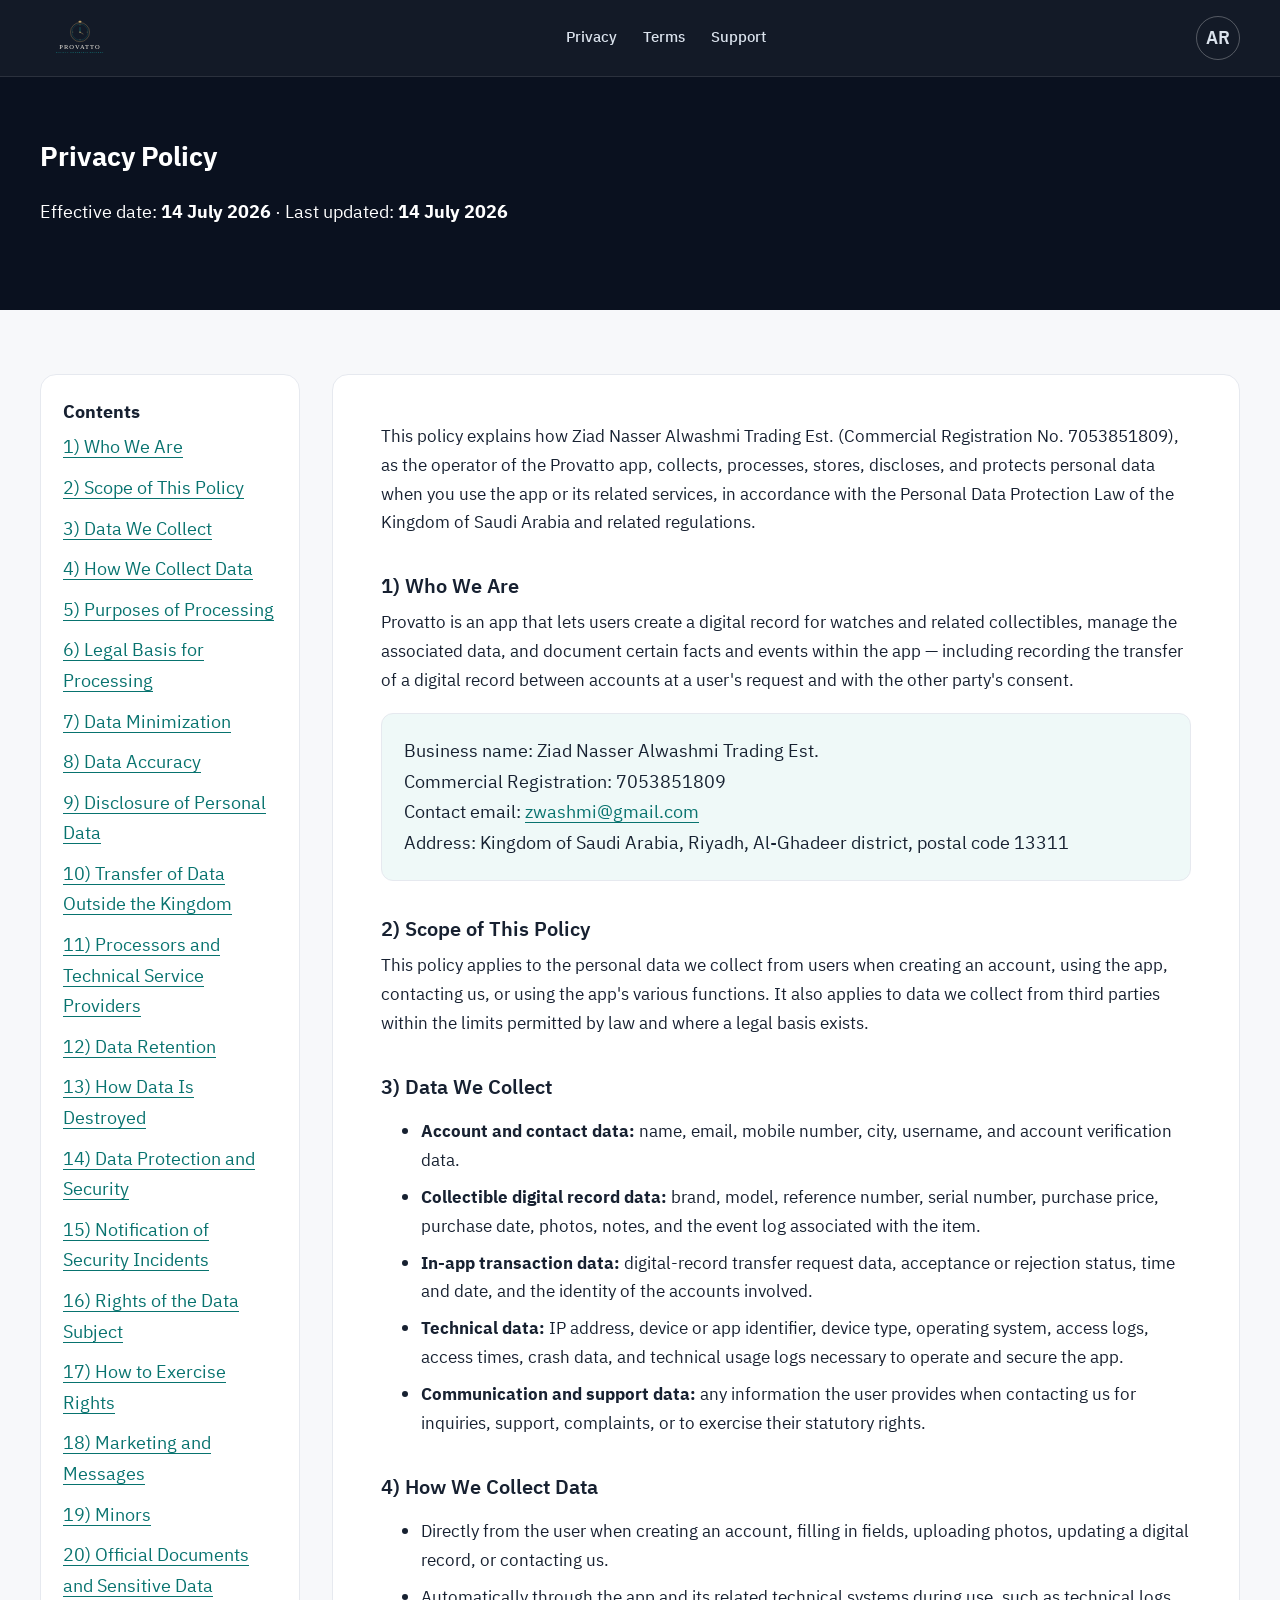
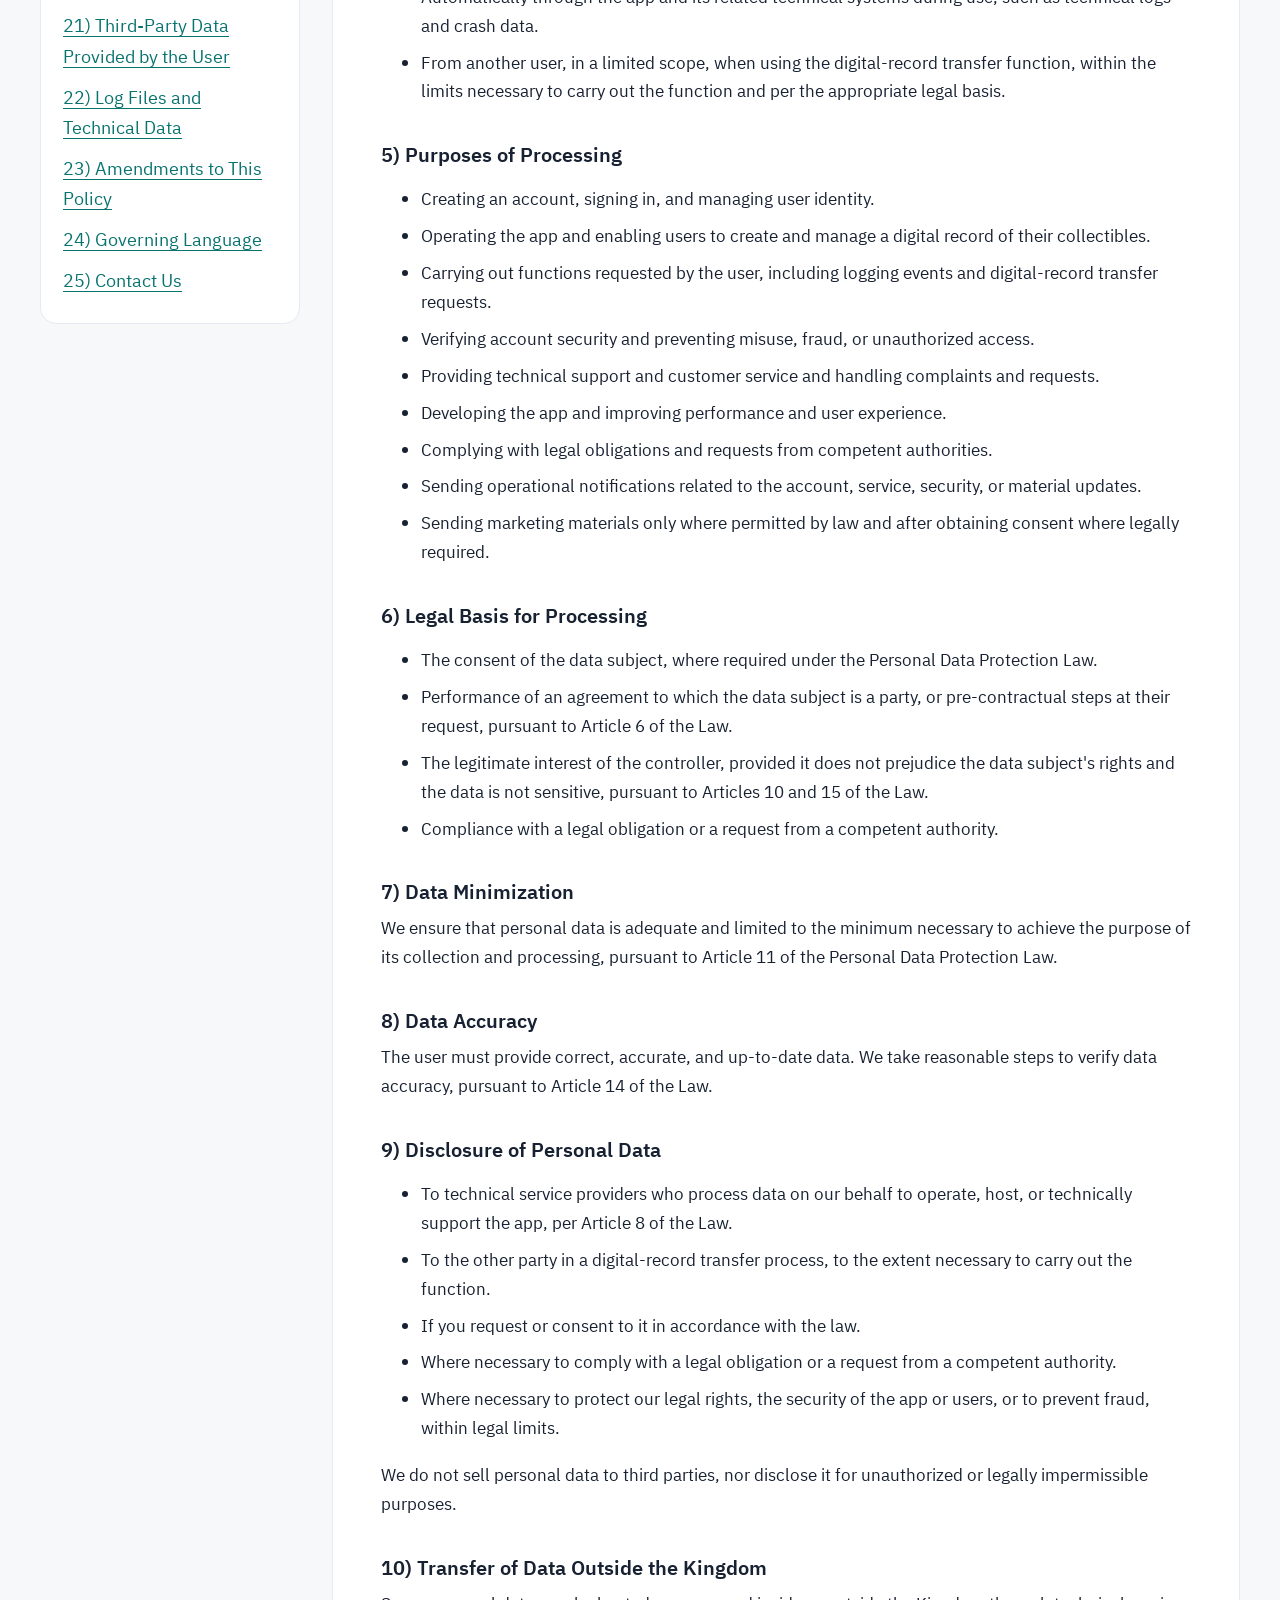
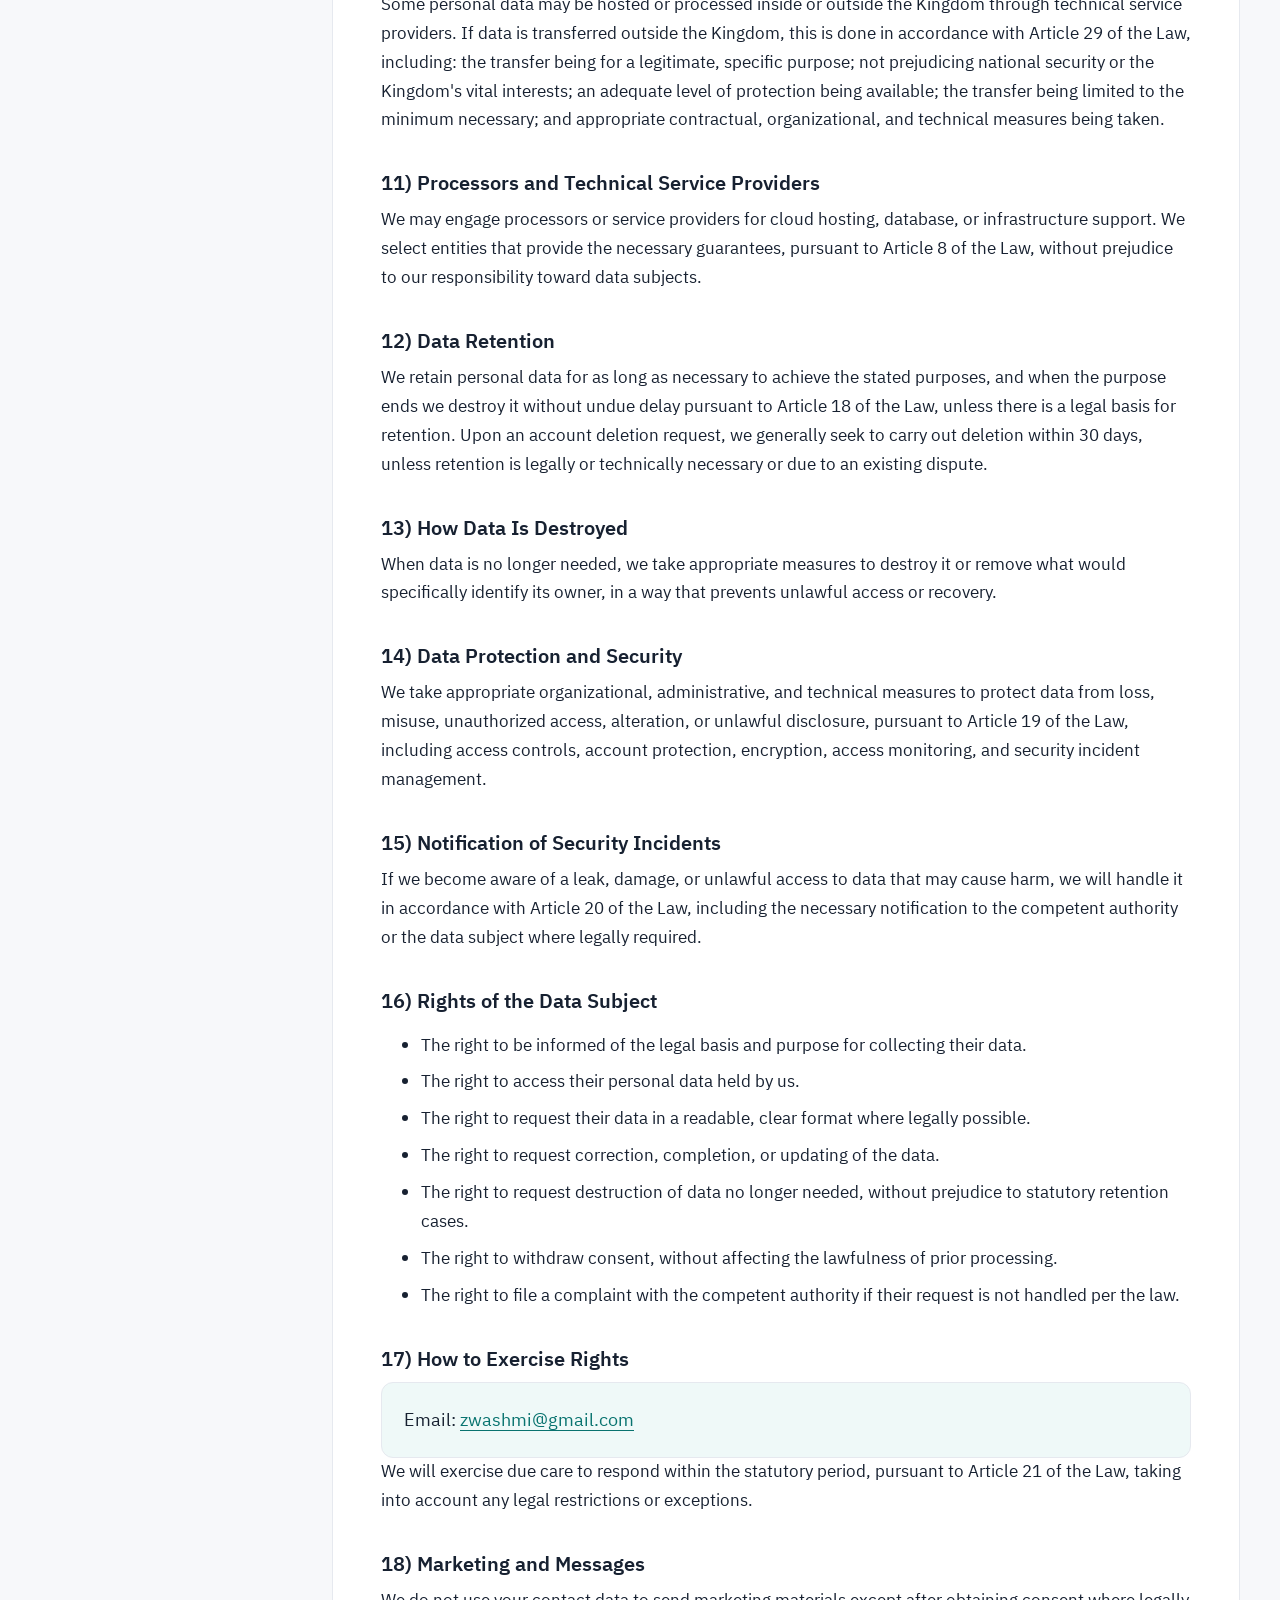
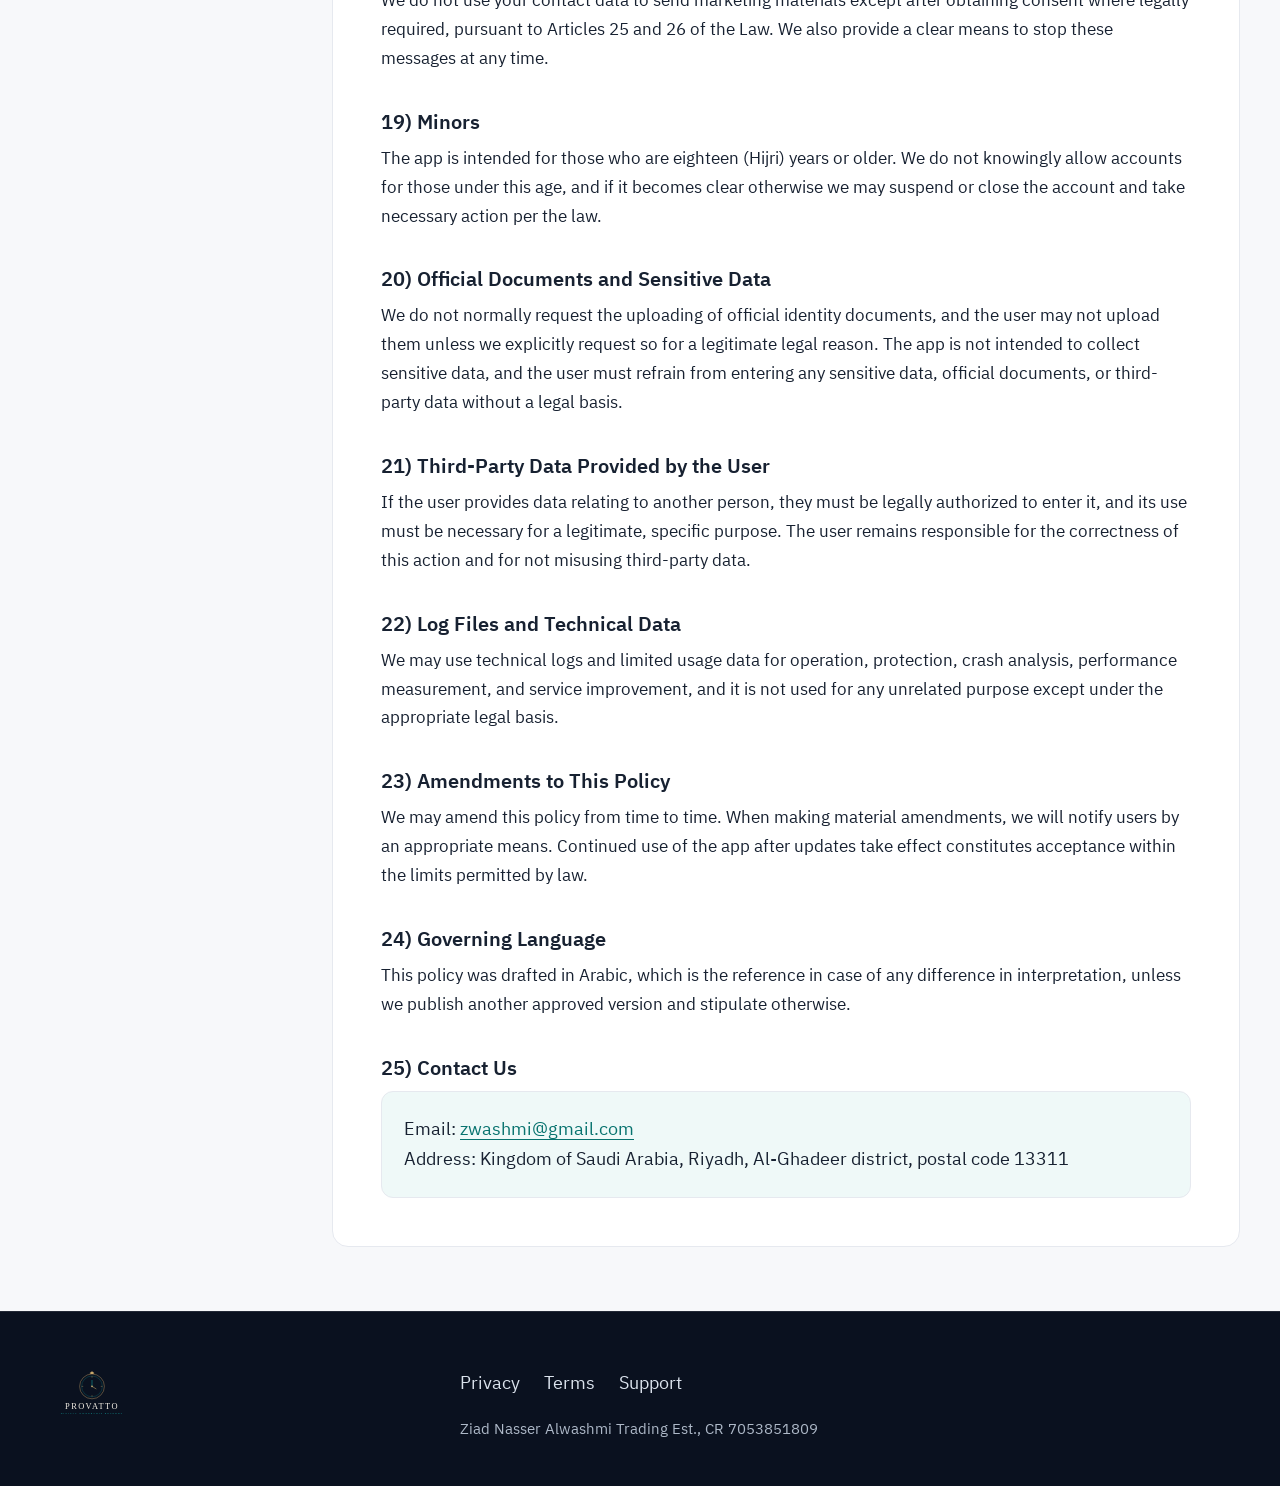
<file: en/privacy.html>
<!doctype html>
<html lang="en" dir="ltr">
<head>
<meta charset="utf-8">
<meta name="viewport" content="width=device-width,initial-scale=1,viewport-fit=cover">
<link rel="preconnect" href="https://fonts.googleapis.com">
<link rel="preconnect" href="https://fonts.gstatic.com" crossorigin>
<link href="https://fonts.googleapis.com/css2?family=IBM+Plex+Sans+Arabic:wght@400;500;600&amp;family=IBM+Plex+Sans:wght@400;500;600&amp;display=swap" rel="stylesheet">
<title>Privacy Policy | Provatto</title>
<meta name="description" content="Privacy Policy for Provatto">
<meta name="apple-itunes-app" content="app-id=6777485253">
<link rel="canonical" href="privacy.html">
<link rel="alternate" hreflang="ar" href="../privacy.html">
<link rel="alternate" hreflang="en" href="privacy.html">
<link rel="alternate" hreflang="x-default" href="../privacy.html">
<meta property="og:title" content="Privacy Policy | Provatto">
<meta property="og:description" content="Privacy Policy for Provatto">
<meta property="og:type" content="website">
<meta property="og:image" content="../identity/logo/app-icon-dark.png">
<meta name="twitter:card" content="summary_large_image">
<link rel="icon" href="../identity/logo/icon-mark.svg" type="image/svg+xml">
<link rel="stylesheet" href="../assets/css/site.css">
</head>
<body>
<a class="skip" href="#main">Skip to content</a>
<header class="site-header">
<div class="container nav">
<a class="logo" href="index.html">
<img src="../identity/logo/wordmark-white.svg" alt="Provatto" width="260" height="130">
</a>
<nav class="nav-links" aria-label="Site pages">
<a href="privacy.html">Privacy</a>
<a href="terms.html">Terms</a>
<a href="support.html">Support</a>
</nav>
<a class="lang" href="../privacy.html" hreflang="ar">AR</a>
</div>
</header>
<main id="main">
<section class="legal-hero">
<div class="container">
<h1>Privacy Policy</h1>
<p>Effective date: <b>14 July 2026</b> · Last updated: <b>14 July 2026</b>
</p>
</div>
</section>
<div class="container legal">
<div class="legal-layout">
<aside class="toc">
<strong>Contents</strong>
<a href="#section-1">1) Who We Are</a>
<a href="#section-2">2) Scope of This Policy</a>
<a href="#section-3">3) Data We Collect</a>
<a href="#section-4">4) How We Collect Data</a>
<a href="#section-5">5) Purposes of Processing</a>
<a href="#section-6">6) Legal Basis for Processing</a>
<a href="#section-7">7) Data Minimization</a>
<a href="#section-8">8) Data Accuracy</a>
<a href="#section-9">9) Disclosure of Personal Data</a>
<a href="#section-10">10) Transfer of Data Outside the Kingdom</a>
<a href="#section-11">11) Processors and Technical Service Providers</a>
<a href="#section-12">12) Data Retention</a>
<a href="#section-13">13) How Data Is Destroyed</a>
<a href="#section-14">14) Data Protection and Security</a>
<a href="#section-15">15) Notification of Security Incidents</a>
<a href="#section-16">16) Rights of the Data Subject</a>
<a href="#section-17">17) How to Exercise Rights</a>
<a href="#section-18">18) Marketing and Messages</a>
<a href="#section-19">19) Minors</a>
<a href="#section-20">20) Official Documents and Sensitive Data</a>
<a href="#section-21">21) Third-Party Data Provided by the User</a>
<a href="#section-22">22) Log Files and Technical Data</a>
<a href="#section-23">23) Amendments to This Policy</a>
<a href="#section-24">24) Governing Language</a>
<a href="#section-25">25) Contact Us</a>
</aside>
<article class="legal-card">
<!-- Legal copy starts here -->
<p class="intro">This policy explains how Ziad Nasser Alwashmi Trading Est. (Commercial Registration No. 7053851809), as the operator of the Provatto app, collects, processes, stores, discloses, and protects personal data when you use the app or its related services, in accordance with the Personal Data Protection Law of the Kingdom of Saudi Arabia and related regulations.</p>
<h2 id="section-1">1) Who We Are</h2>
<p>Provatto is an app that lets users create a digital record for watches and related collectibles, manage the associated data, and document certain facts and events within the app — including recording the transfer of a digital record between accounts at a user's request and with the other party's consent.</p>
<div class="contact-block">
<div>Business name: Ziad Nasser Alwashmi Trading Est.</div>
<div>Commercial Registration: 7053851809</div>
<div>Contact email: <a href="mailto:zwashmi@gmail.com">zwashmi@gmail.com</a>
</div>
<div>Address: Kingdom of Saudi Arabia, Riyadh, Al-Ghadeer district, postal code 13311</div>
</div>
<h2 id="section-2">2) Scope of This Policy</h2>
<p>This policy applies to the personal data we collect from users when creating an account, using the app, contacting us, or using the app's various functions. It also applies to data we collect from third parties within the limits permitted by law and where a legal basis exists.</p>
<h2 id="section-3">3) Data We Collect</h2>
<ul>
<li>
<b>Account and contact data:</b> name, email, mobile number, city, username, and account verification data.</li>
<li>
<b>Collectible digital record data:</b> brand, model, reference number, serial number, purchase price, purchase date, photos, notes, and the event log associated with the item.</li>
<li>
<b>In-app transaction data:</b> digital-record transfer request data, acceptance or rejection status, time and date, and the identity of the accounts involved.</li>
<li>
<b>Technical data:</b> IP address, device or app identifier, device type, operating system, access logs, access times, crash data, and technical usage logs necessary to operate and secure the app.</li>
<li>
<b>Communication and support data:</b> any information the user provides when contacting us for inquiries, support, complaints, or to exercise their statutory rights.</li>
</ul>
<h2 id="section-4">4) How We Collect Data</h2>
<ul>
<li>Directly from the user when creating an account, filling in fields, uploading photos, updating a digital record, or contacting us.</li>
<li>Automatically through the app and its related technical systems during use, such as technical logs and crash data.</li>
<li>From another user, in a limited scope, when using the digital-record transfer function, within the limits necessary to carry out the function and per the appropriate legal basis.</li>
</ul>
<h2 id="section-5">5) Purposes of Processing</h2>
<ul>
<li>Creating an account, signing in, and managing user identity.</li>
<li>Operating the app and enabling users to create and manage a digital record of their collectibles.</li>
<li>Carrying out functions requested by the user, including logging events and digital-record transfer requests.</li>
<li>Verifying account security and preventing misuse, fraud, or unauthorized access.</li>
<li>Providing technical support and customer service and handling complaints and requests.</li>
<li>Developing the app and improving performance and user experience.</li>
<li>Complying with legal obligations and requests from competent authorities.</li>
<li>Sending operational notifications related to the account, service, security, or material updates.</li>
<li>Sending marketing materials only where permitted by law and after obtaining consent where legally required.</li>
</ul>
<h2 id="section-6">6) Legal Basis for Processing</h2>
<ul>
<li>The consent of the data subject, where required under the Personal Data Protection Law.</li>
<li>Performance of an agreement to which the data subject is a party, or pre-contractual steps at their request, pursuant to Article 6 of the Law.</li>
<li>The legitimate interest of the controller, provided it does not prejudice the data subject's rights and the data is not sensitive, pursuant to Articles 10 and 15 of the Law.</li>
<li>Compliance with a legal obligation or a request from a competent authority.</li>
</ul>
<h2 id="section-7">7) Data Minimization</h2>
<p>We ensure that personal data is adequate and limited to the minimum necessary to achieve the purpose of its collection and processing, pursuant to Article 11 of the Personal Data Protection Law.</p>
<h2 id="section-8">8) Data Accuracy</h2>
<p>The user must provide correct, accurate, and up-to-date data. We take reasonable steps to verify data accuracy, pursuant to Article 14 of the Law.</p>
<h2 id="section-9">9) Disclosure of Personal Data</h2>
<ul>
<li>To technical service providers who process data on our behalf to operate, host, or technically support the app, per Article 8 of the Law.</li>
<li>To the other party in a digital-record transfer process, to the extent necessary to carry out the function.</li>
<li>If you request or consent to it in accordance with the law.</li>
<li>Where necessary to comply with a legal obligation or a request from a competent authority.</li>
<li>Where necessary to protect our legal rights, the security of the app or users, or to prevent fraud, within legal limits.</li>
</ul>
<p>We do not sell personal data to third parties, nor disclose it for unauthorized or legally impermissible purposes.</p>
<h2 id="section-10">10) Transfer of Data Outside the Kingdom</h2>
<p>Some personal data may be hosted or processed inside or outside the Kingdom through technical service providers. If data is transferred outside the Kingdom, this is done in accordance with Article 29 of the Law, including: the transfer being for a legitimate, specific purpose; not prejudicing national security or the Kingdom's vital interests; an adequate level of protection being available; the transfer being limited to the minimum necessary; and appropriate contractual, organizational, and technical measures being taken.</p>
<h2 id="section-11">11) Processors and Technical Service Providers</h2>
<p>We may engage processors or service providers for cloud hosting, database, or infrastructure support. We select entities that provide the necessary guarantees, pursuant to Article 8 of the Law, without prejudice to our responsibility toward data subjects.</p>
<h2 id="section-12">12) Data Retention</h2>
<p>We retain personal data for as long as necessary to achieve the stated purposes, and when the purpose ends we destroy it without undue delay pursuant to Article 18 of the Law, unless there is a legal basis for retention. Upon an account deletion request, we generally seek to carry out deletion within 30 days, unless retention is legally or technically necessary or due to an existing dispute.</p>
<h2 id="section-13">13) How Data Is Destroyed</h2>
<p>When data is no longer needed, we take appropriate measures to destroy it or remove what would specifically identify its owner, in a way that prevents unlawful access or recovery.</p>
<h2 id="section-14">14) Data Protection and Security</h2>
<p>We take appropriate organizational, administrative, and technical measures to protect data from loss, misuse, unauthorized access, alteration, or unlawful disclosure, pursuant to Article 19 of the Law, including access controls, account protection, encryption, access monitoring, and security incident management.</p>
<h2 id="section-15">15) Notification of Security Incidents</h2>
<p>If we become aware of a leak, damage, or unlawful access to data that may cause harm, we will handle it in accordance with Article 20 of the Law, including the necessary notification to the competent authority or the data subject where legally required.</p>
<h2 id="section-16">16) Rights of the Data Subject</h2>
<ul>
<li>The right to be informed of the legal basis and purpose for collecting their data.</li>
<li>The right to access their personal data held by us.</li>
<li>The right to request their data in a readable, clear format where legally possible.</li>
<li>The right to request correction, completion, or updating of the data.</li>
<li>The right to request destruction of data no longer needed, without prejudice to statutory retention cases.</li>
<li>The right to withdraw consent, without affecting the lawfulness of prior processing.</li>
<li>The right to file a complaint with the competent authority if their request is not handled per the law.</li>
</ul>
<h2 id="section-17">17) How to Exercise Rights</h2>
<div class="contact-block">
<div>Email: <a href="mailto:zwashmi@gmail.com">zwashmi@gmail.com</a>
</div>
</div>
<p>We will exercise due care to respond within the statutory period, pursuant to Article 21 of the Law, taking into account any legal restrictions or exceptions.</p>
<h2 id="section-18">18) Marketing and Messages</h2>
<p>We do not use your contact data to send marketing materials except after obtaining consent where legally required, pursuant to Articles 25 and 26 of the Law. We also provide a clear means to stop these messages at any time.</p>
<h2 id="section-19">19) Minors</h2>
<p>The app is intended for those who are eighteen (Hijri) years or older. We do not knowingly allow accounts for those under this age, and if it becomes clear otherwise we may suspend or close the account and take necessary action per the law.</p>
<h2 id="section-20">20) Official Documents and Sensitive Data</h2>
<p>We do not normally request the uploading of official identity documents, and the user may not upload them unless we explicitly request so for a legitimate legal reason. The app is not intended to collect sensitive data, and the user must refrain from entering any sensitive data, official documents, or third-party data without a legal basis.</p>
<h2 id="section-21">21) Third-Party Data Provided by the User</h2>
<p>If the user provides data relating to another person, they must be legally authorized to enter it, and its use must be necessary for a legitimate, specific purpose. The user remains responsible for the correctness of this action and for not misusing third-party data.</p>
<h2 id="section-22">22) Log Files and Technical Data</h2>
<p>We may use technical logs and limited usage data for operation, protection, crash analysis, performance measurement, and service improvement, and it is not used for any unrelated purpose except under the appropriate legal basis.</p>
<h2 id="section-23">23) Amendments to This Policy</h2>
<p>We may amend this policy from time to time. When making material amendments, we will notify users by an appropriate means. Continued use of the app after updates take effect constitutes acceptance within the limits permitted by law.</p>
<h2 id="section-24">24) Governing Language</h2>
<p>This policy was drafted in Arabic, which is the reference in case of any difference in interpretation, unless we publish another approved version and stipulate otherwise.</p>
<h2 id="section-25">25) Contact Us</h2>
<div class="contact-block">
<div>Email: <a href="mailto:zwashmi@gmail.com">zwashmi@gmail.com</a>
</div>
<div>Address: Kingdom of Saudi Arabia, Riyadh, Al-Ghadeer district, postal code 13311</div>
</div>
<!-- Legal copy ends here -->
</article>
</div>
</div>
</main>
<footer class="footer">
<div class="container footer-grid">
<img class="footer-logo" src="../identity/logo/wordmark-white.svg" alt="Provatto" width="260" height="130">
<div>
<nav class="footer-links">
<a href="privacy.html">Privacy</a>
<a href="terms.html">Terms</a>
<a href="support.html">Support</a>
</nav>
<small>Ziad Nasser Alwashmi Trading Est., CR 7053851809</small>
</div>
</div>
</footer>
</body>
</html>
</file>
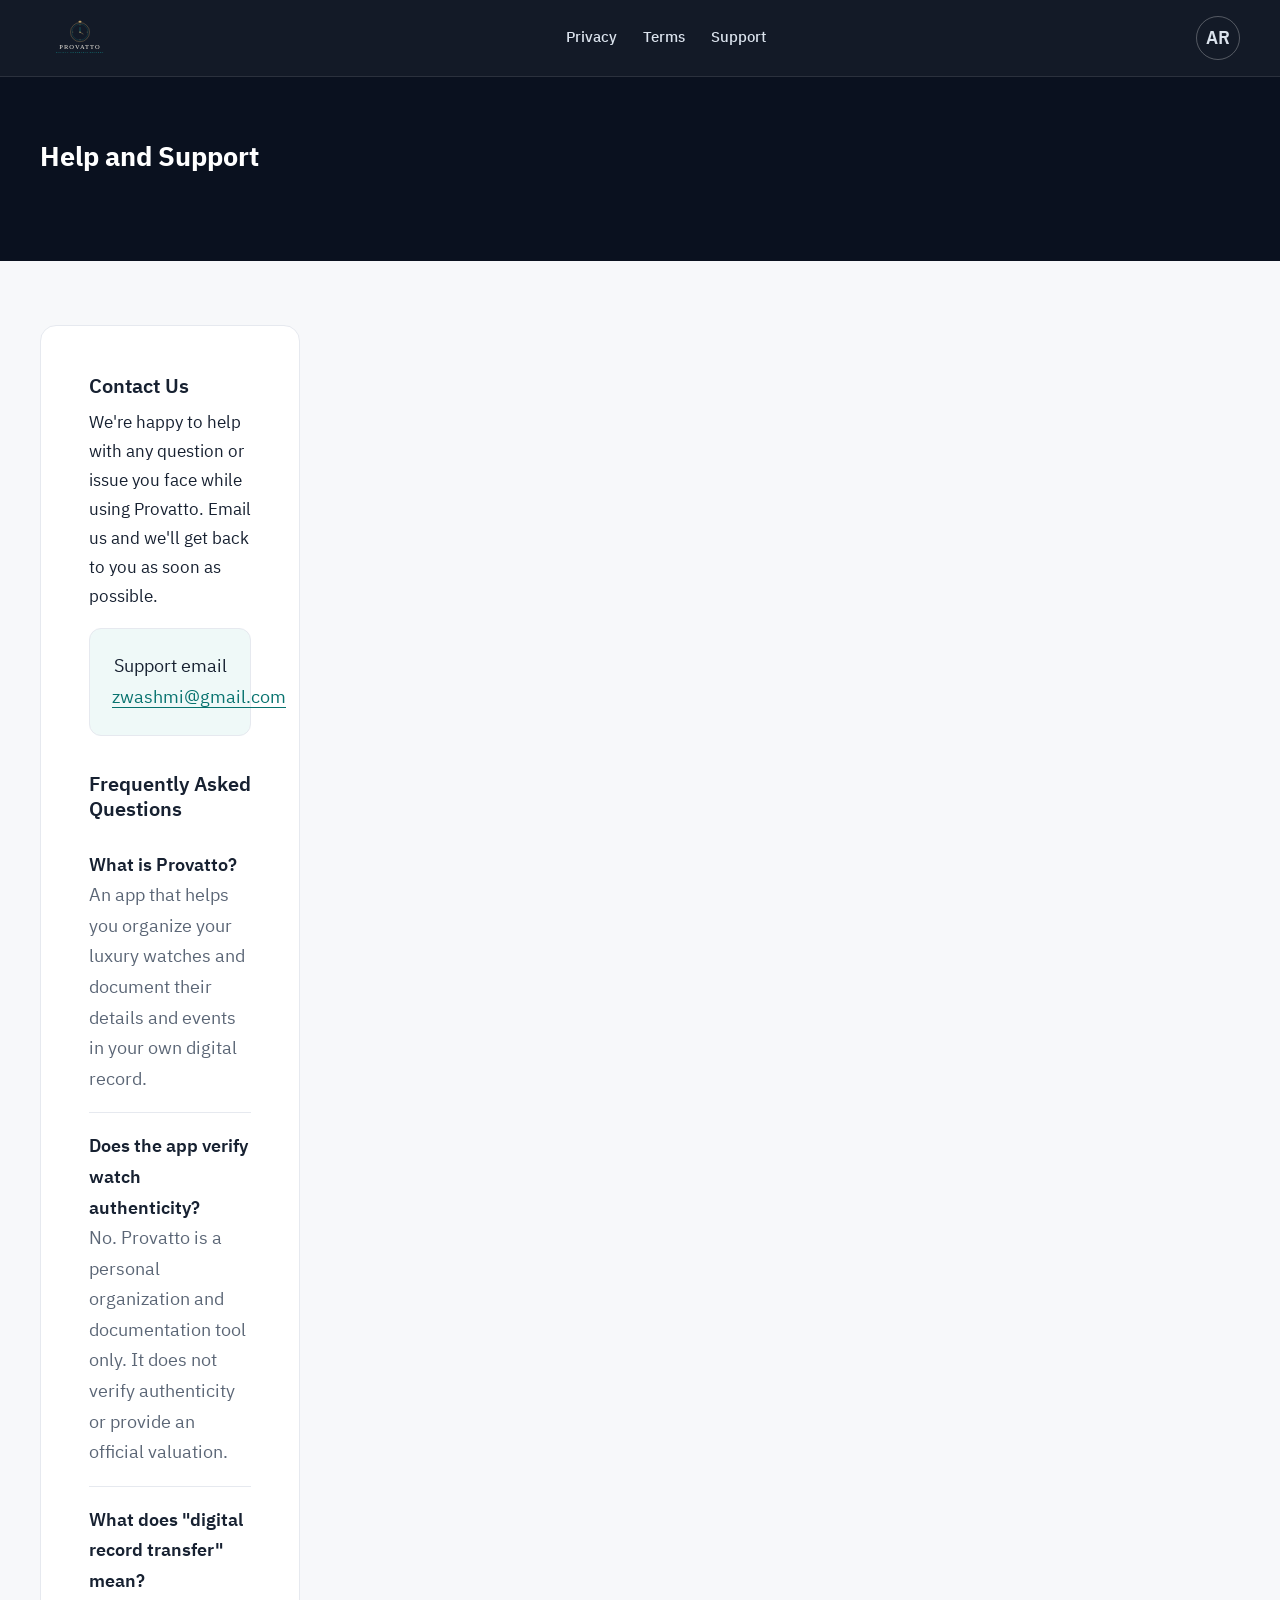
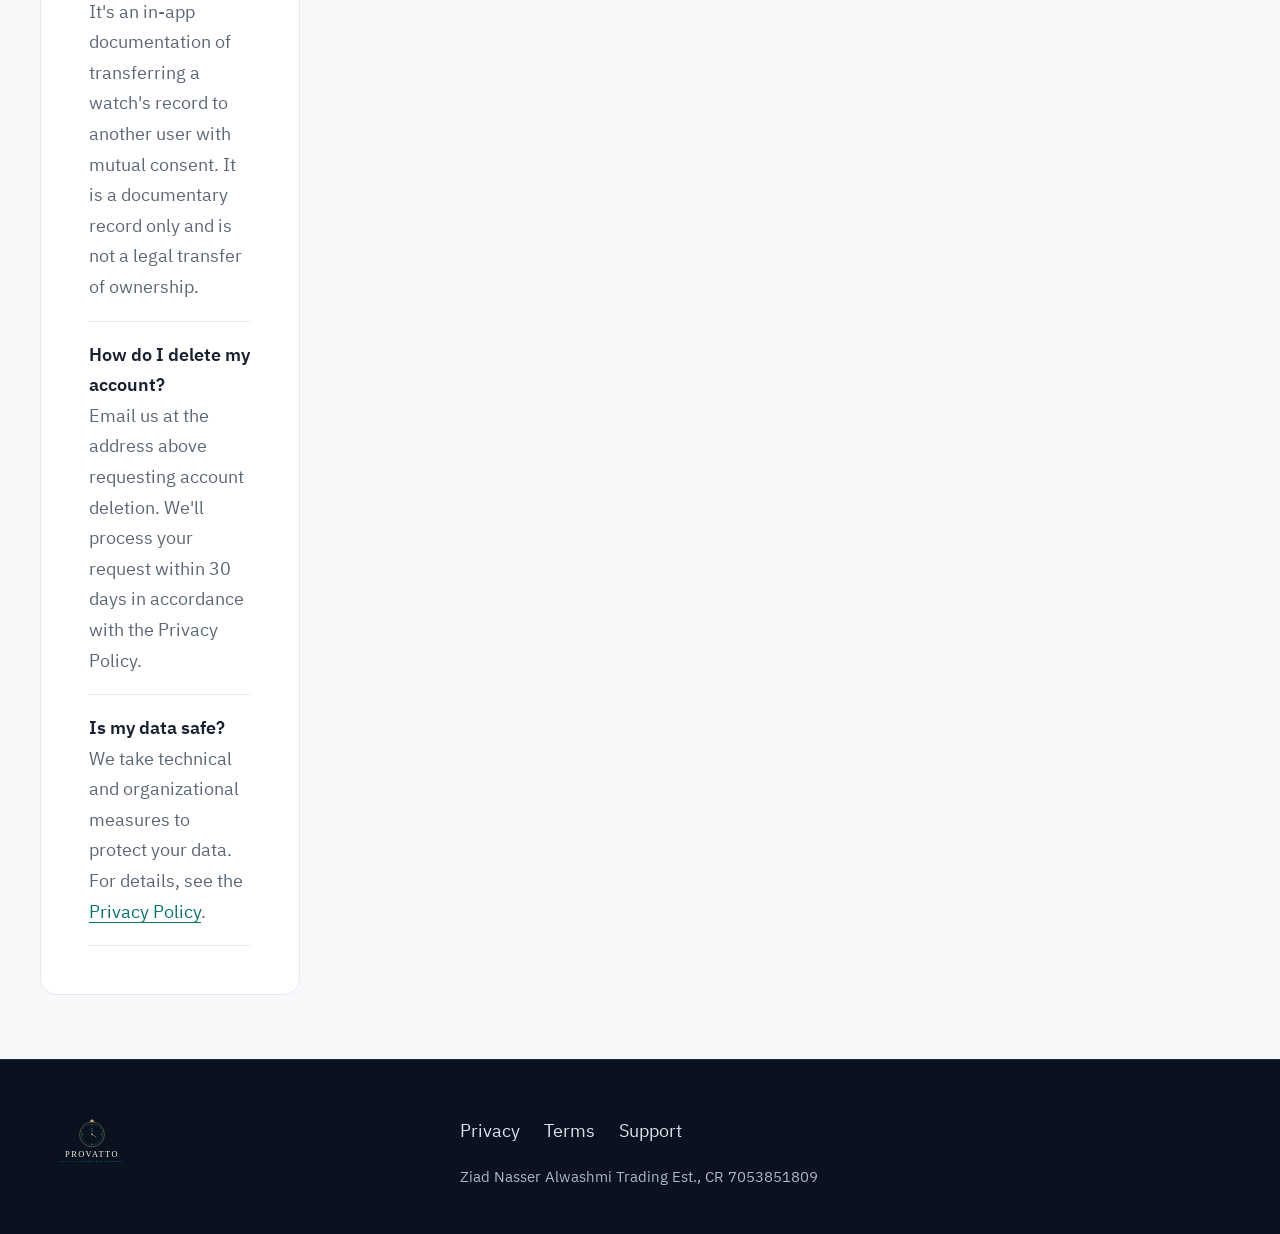
<file: en/support.html>
<!doctype html>
<html lang="en" dir="ltr">
<head>
<meta charset="utf-8">
<meta name="viewport" content="width=device-width,initial-scale=1,viewport-fit=cover">
<link rel="preconnect" href="https://fonts.googleapis.com">
<link rel="preconnect" href="https://fonts.gstatic.com" crossorigin>
<link href="https://fonts.googleapis.com/css2?family=IBM+Plex+Sans+Arabic:wght@400;500;600&amp;family=IBM+Plex+Sans:wght@400;500;600&amp;display=swap" rel="stylesheet">
<title>Help and Support | Provatto</title>
<meta name="description" content="Help and Support for Provatto">
<meta name="apple-itunes-app" content="app-id=6777485253">
<link rel="canonical" href="support.html">
<link rel="alternate" hreflang="ar" href="../support.html">
<link rel="alternate" hreflang="en" href="support.html">
<link rel="alternate" hreflang="x-default" href="../support.html">
<meta property="og:title" content="Help and Support | Provatto">
<meta property="og:description" content="Help and Support for Provatto">
<meta property="og:type" content="website">
<meta property="og:image" content="../identity/logo/app-icon-dark.png">
<meta name="twitter:card" content="summary_large_image">
<link rel="icon" href="../identity/logo/icon-mark.svg" type="image/svg+xml">
<link rel="stylesheet" href="../assets/css/site.css">
</head>
<body>
<a class="skip" href="#main">Skip to content</a>
<header class="site-header">
<div class="container nav">
<a class="logo" href="index.html">
<img src="../identity/logo/wordmark-white.svg" alt="Provatto" width="260" height="130">
</a>
<nav class="nav-links" aria-label="Site pages">
<a href="privacy.html">Privacy</a>
<a href="terms.html">Terms</a>
<a href="support.html">Support</a>
</nav>
<a class="lang" href="../support.html" hreflang="ar">AR</a>
</div>
</header>
<main id="main">
<section class="legal-hero">
<div class="container">
<h1>Help and Support</h1>
</div>
</section>
<div class="container legal">
<div class="legal-layout">
<article class="legal-card">
<!-- Legal copy starts here -->
<h2>Contact Us</h2>
<p>We're happy to help with any question or issue you face while using Provatto. Email us and we'll get back to you as soon as possible.</p>
<div class="contact-card">
<div class="label">Support email</div>
<a href="mailto:zwashmi@gmail.com">zwashmi@gmail.com</a>
</div>
<h2>Frequently Asked Questions</h2>
<div class="qa">
<div class="q">What is Provatto?</div>
<div class="a">An app that helps you organize your luxury watches and document their details and events in your own digital record.</div>
</div>
<div class="qa">
<div class="q">Does the app verify watch authenticity?</div>
<div class="a">No. Provatto is a personal organization and documentation tool only. It does not verify authenticity or provide an official valuation.</div>
</div>
<div class="qa">
<div class="q">What does "digital record transfer" mean?</div>
<div class="a">It's an in-app documentation of transferring a watch's record to another user with mutual consent. It is a documentary record only and is not a legal transfer of ownership.</div>
</div>
<div class="qa">
<div class="q">How do I delete my account?</div>
<div class="a">Email us at the address above requesting account deletion. We'll process your request within 30 days in accordance with the Privacy Policy.</div>
</div>
<div class="qa">
<div class="q">Is my data safe?</div>
<div class="a">We take technical and organizational measures to protect your data. For details, see the <a href="privacy.html">Privacy Policy</a>.</div>
</div>
<!-- Legal copy ends here -->
</article>
</div>
</div>
</main>
<footer class="footer">
<div class="container footer-grid">
<img class="footer-logo" src="../identity/logo/wordmark-white.svg" alt="Provatto" width="260" height="130">
<div>
<nav class="footer-links">
<a href="privacy.html">Privacy</a>
<a href="terms.html">Terms</a>
<a href="support.html">Support</a>
</nav>
<small>Ziad Nasser Alwashmi Trading Est., CR 7053851809</small>
</div>
</div>
</footer>
</body>
</html>
</file>
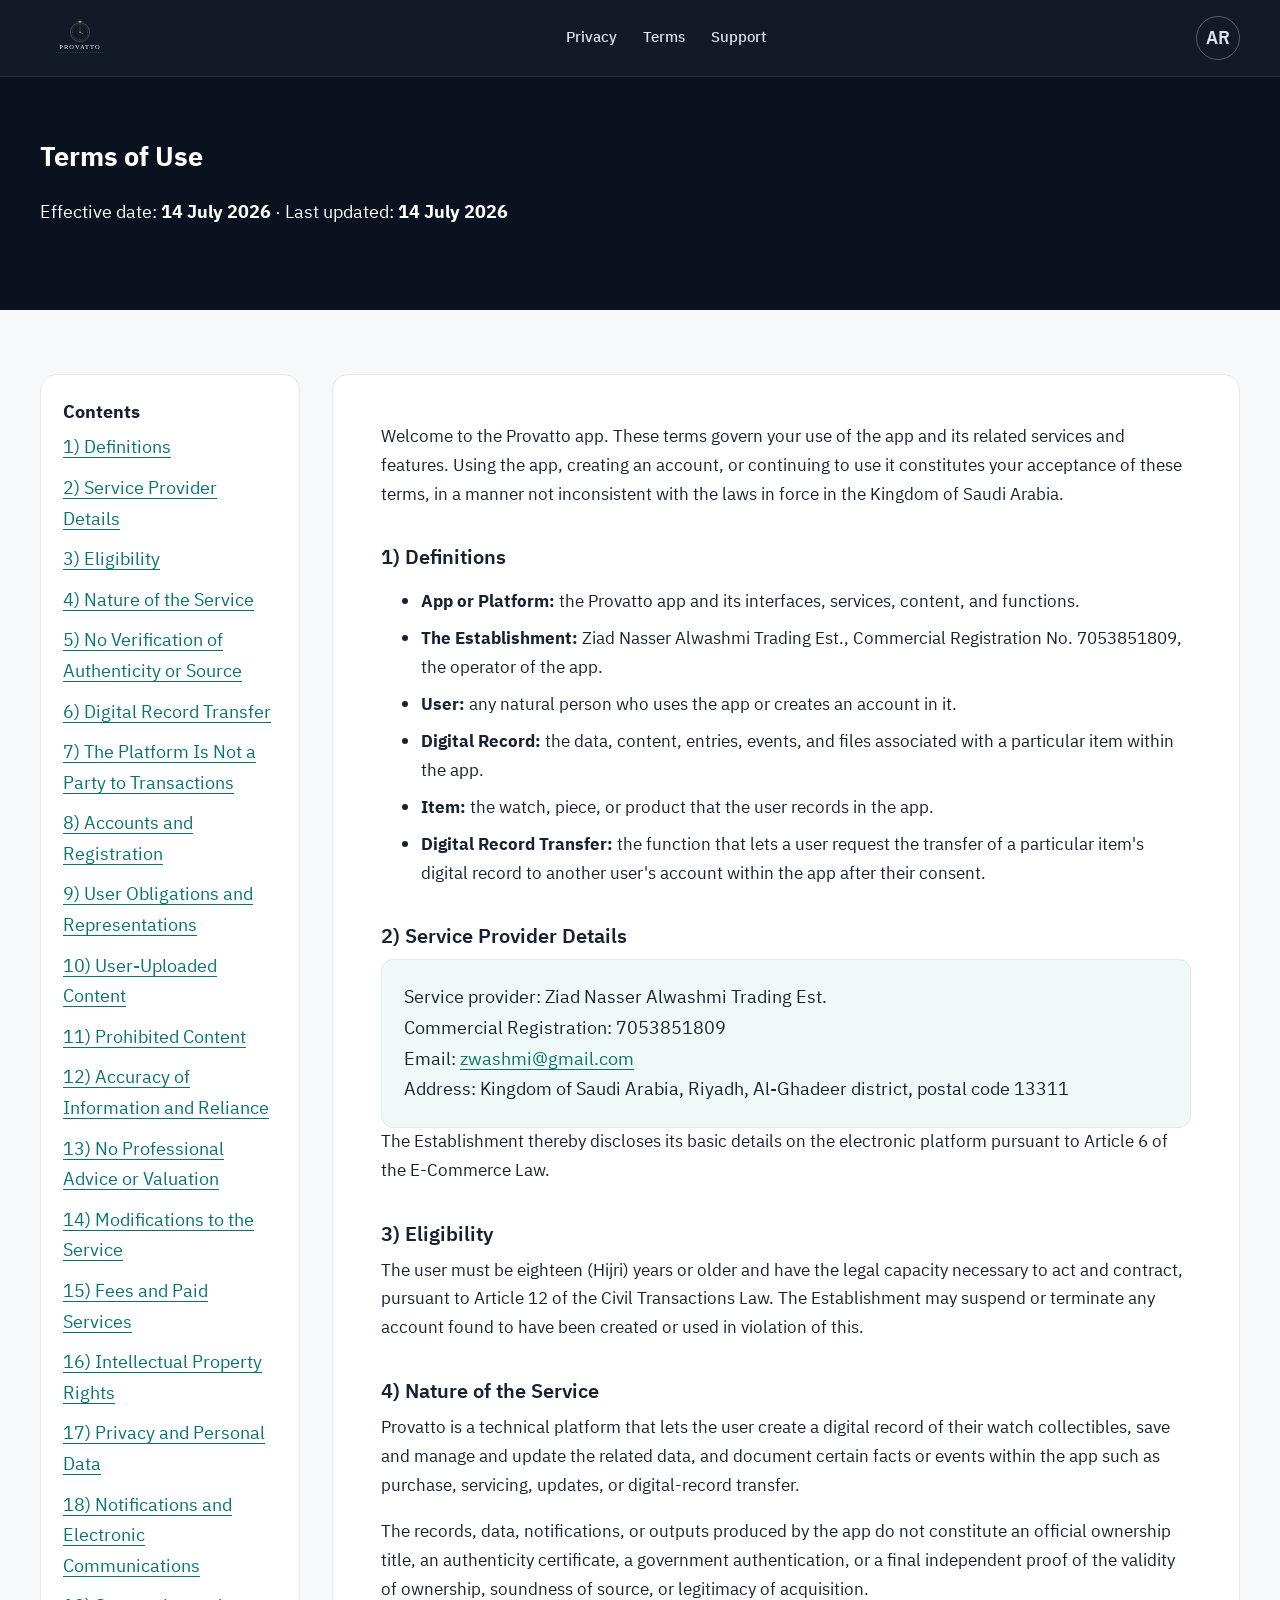
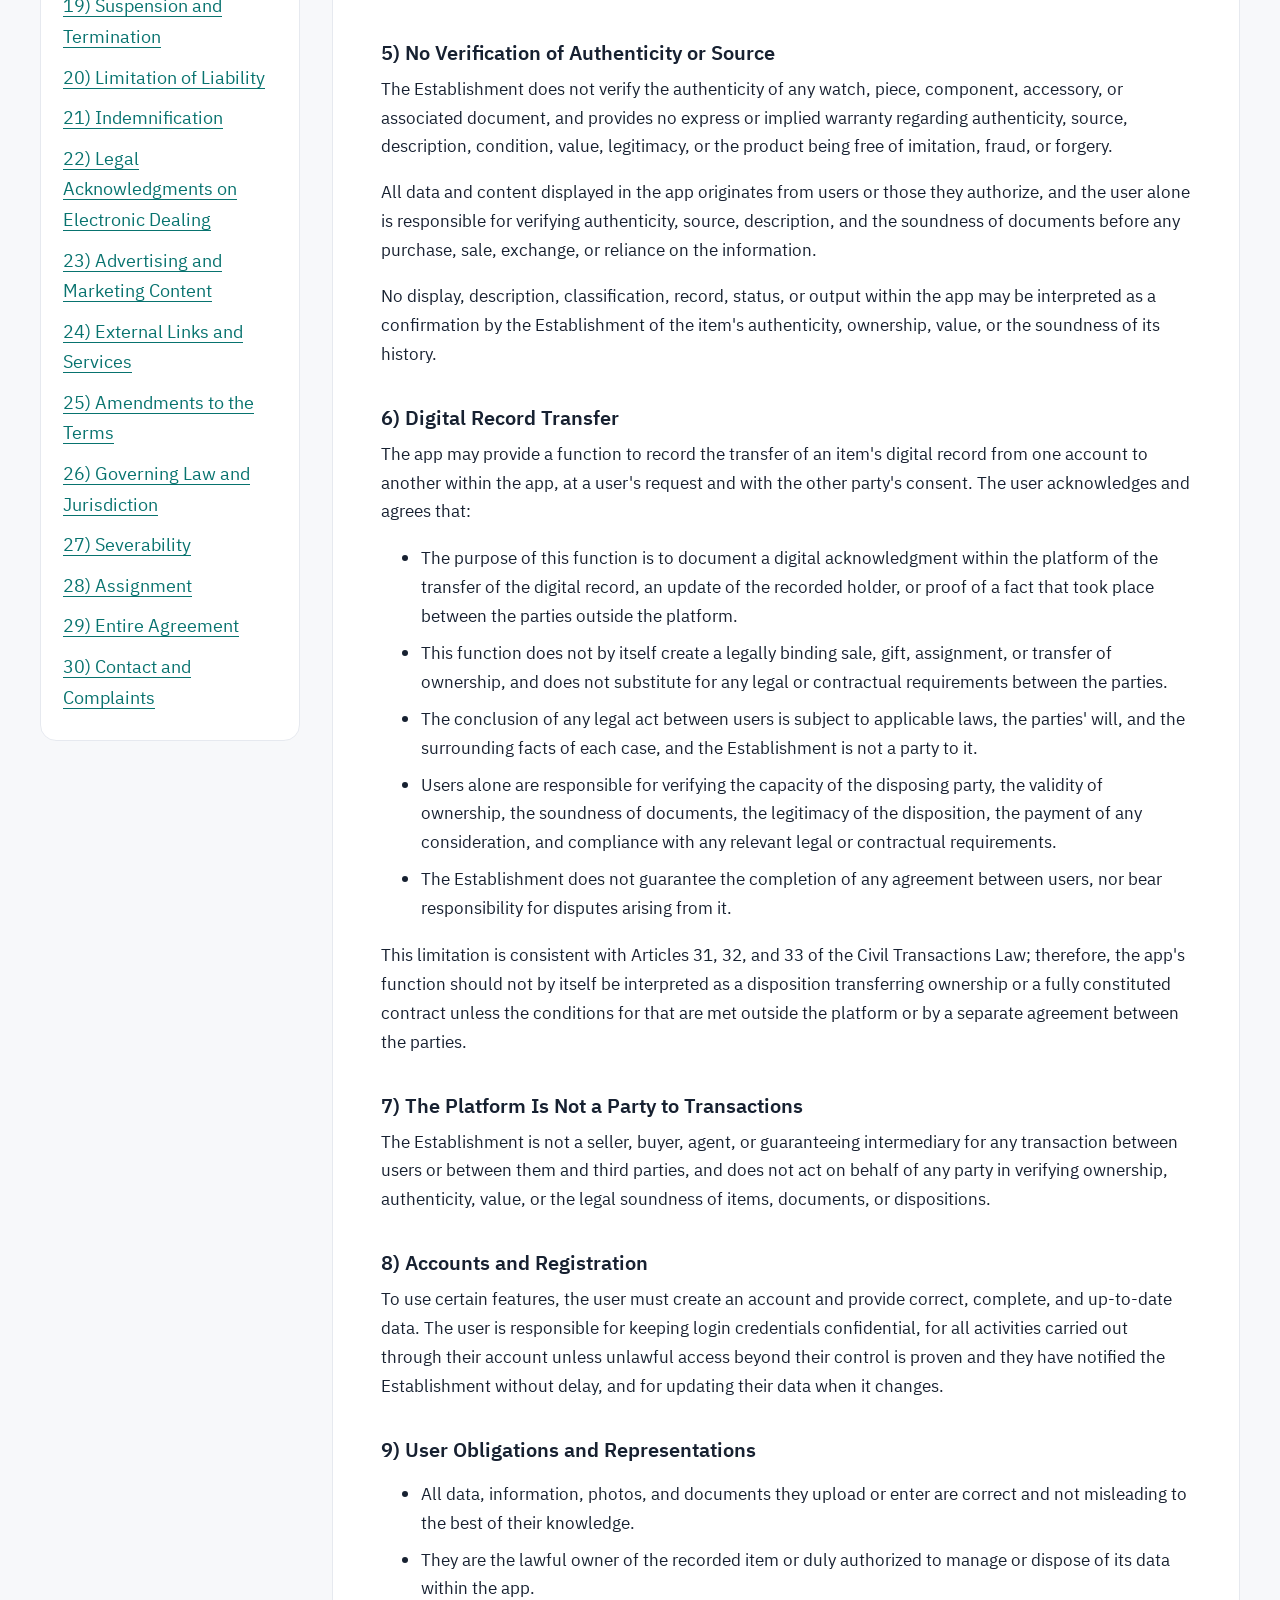
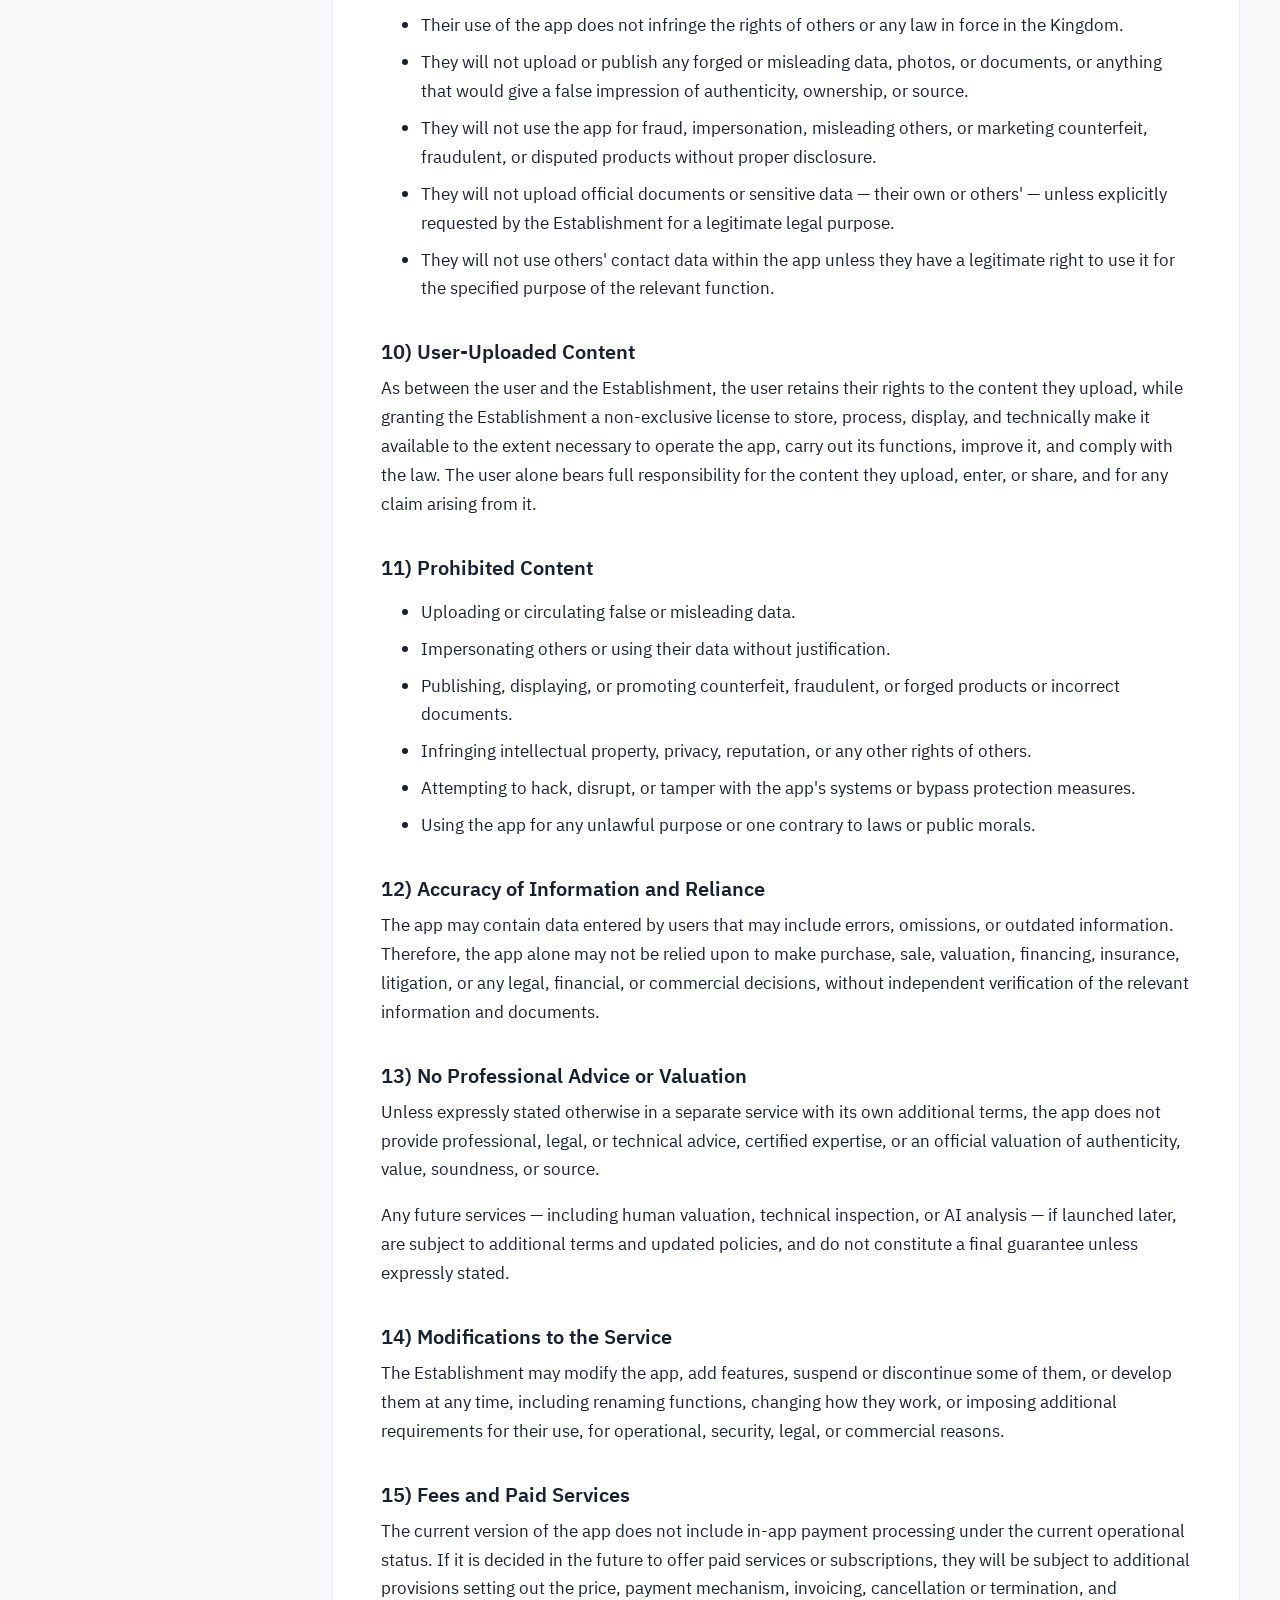
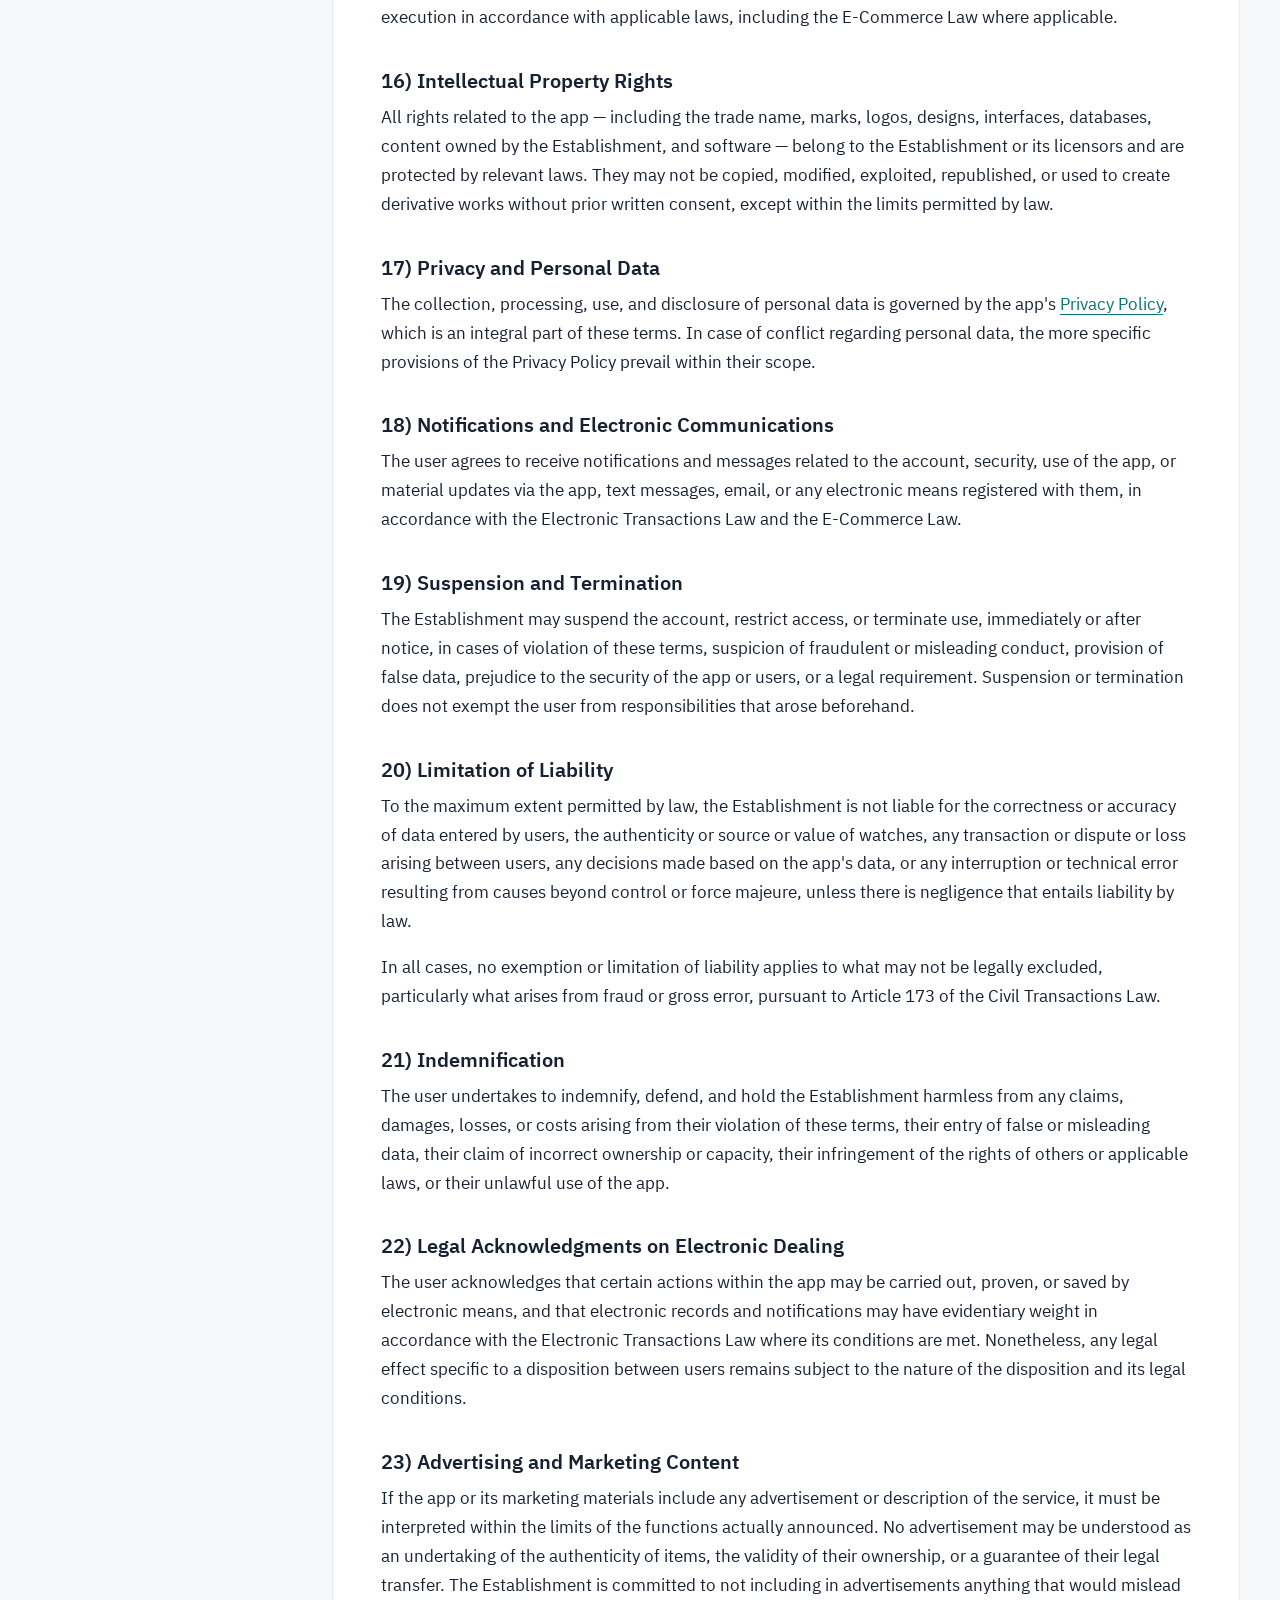
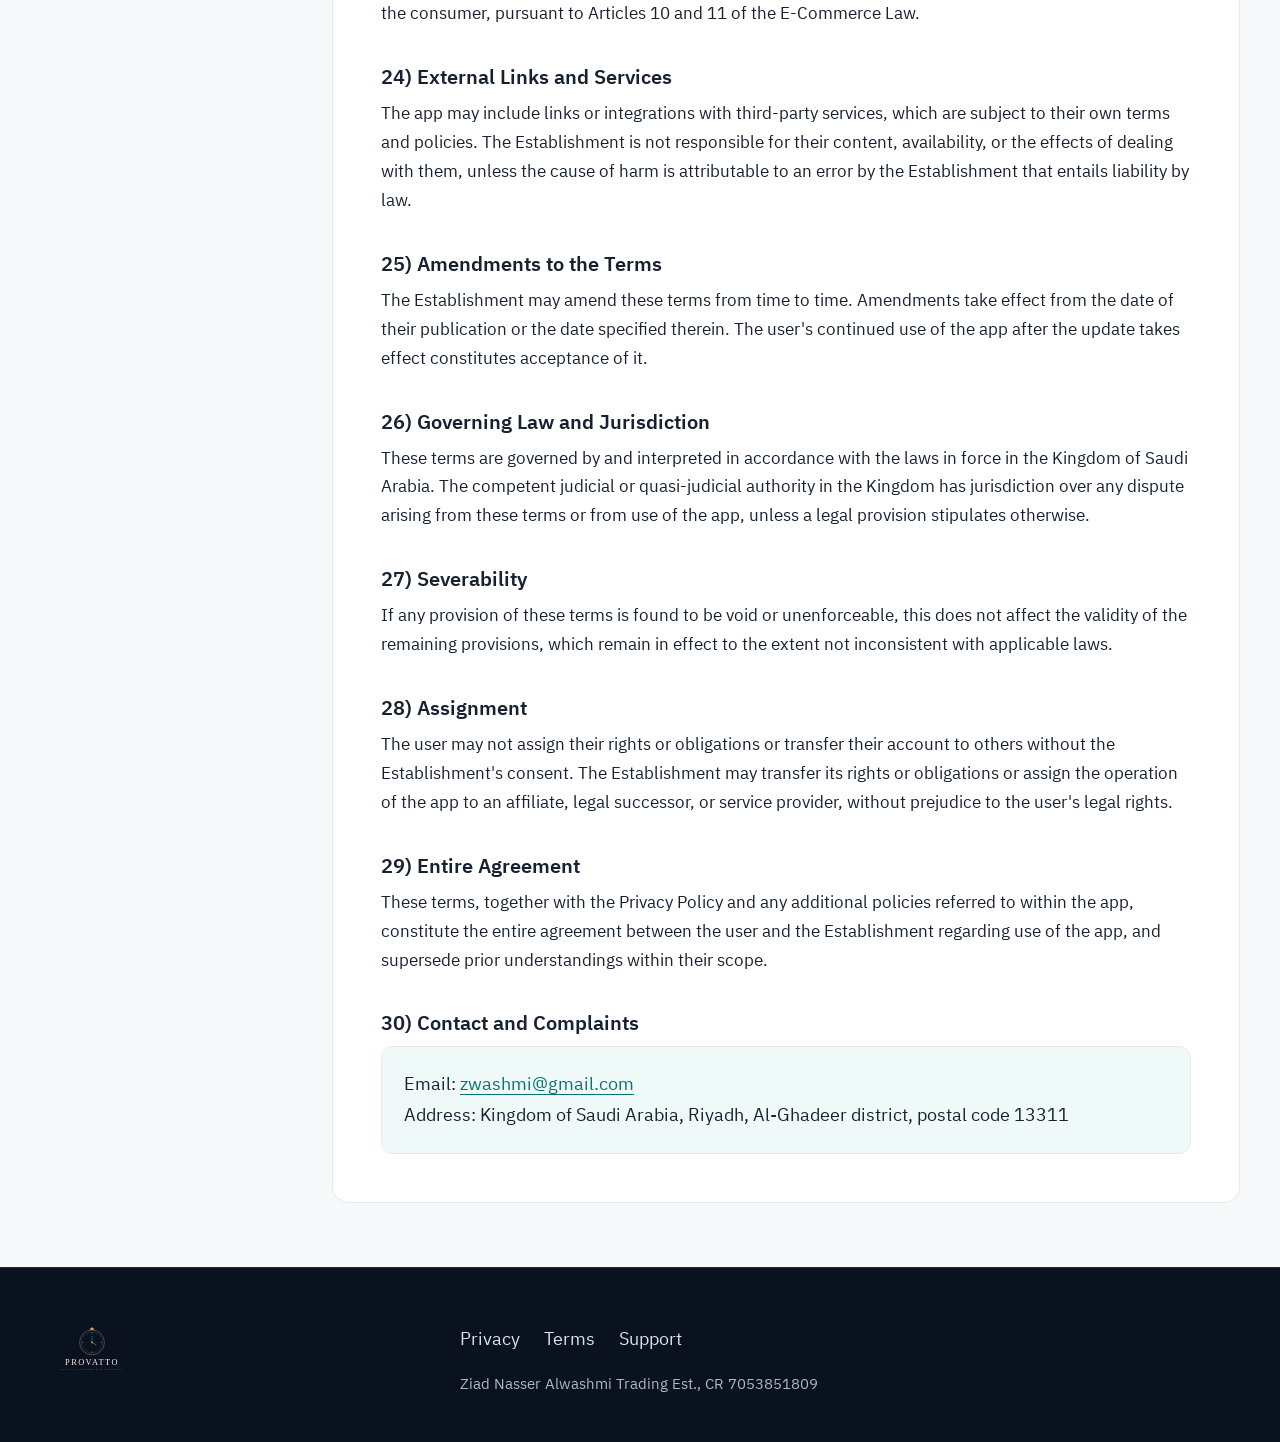
<file: en/terms.html>
<!doctype html>
<html lang="en" dir="ltr">
<head>
<meta charset="utf-8">
<meta name="viewport" content="width=device-width,initial-scale=1,viewport-fit=cover">
<link rel="preconnect" href="https://fonts.googleapis.com">
<link rel="preconnect" href="https://fonts.gstatic.com" crossorigin>
<link href="https://fonts.googleapis.com/css2?family=IBM+Plex+Sans+Arabic:wght@400;500;600&amp;family=IBM+Plex+Sans:wght@400;500;600&amp;display=swap" rel="stylesheet">
<title>Terms of Use | Provatto</title>
<meta name="description" content="Terms of Use for Provatto">
<meta name="apple-itunes-app" content="app-id=6777485253">
<link rel="canonical" href="terms.html">
<link rel="alternate" hreflang="ar" href="../terms.html">
<link rel="alternate" hreflang="en" href="terms.html">
<link rel="alternate" hreflang="x-default" href="../terms.html">
<meta property="og:title" content="Terms of Use | Provatto">
<meta property="og:description" content="Terms of Use for Provatto">
<meta property="og:type" content="website">
<meta property="og:image" content="../identity/logo/app-icon-dark.png">
<meta name="twitter:card" content="summary_large_image">
<link rel="icon" href="../identity/logo/icon-mark.svg" type="image/svg+xml">
<link rel="stylesheet" href="../assets/css/site.css">
</head>
<body>
<a class="skip" href="#main">Skip to content</a>
<header class="site-header">
<div class="container nav">
<a class="logo" href="index.html">
<img src="../identity/logo/wordmark-white.svg" alt="Provatto" width="260" height="130">
</a>
<nav class="nav-links" aria-label="Site pages">
<a href="privacy.html">Privacy</a>
<a href="terms.html">Terms</a>
<a href="support.html">Support</a>
</nav>
<a class="lang" href="../terms.html" hreflang="ar">AR</a>
</div>
</header>
<main id="main">
<section class="legal-hero">
<div class="container">
<h1>Terms of Use</h1>
<p>Effective date: <b>14 July 2026</b> · Last updated: <b>14 July 2026</b>
</p>
</div>
</section>
<div class="container legal">
<div class="legal-layout">
<aside class="toc">
<strong>Contents</strong>
<a href="#section-1">1) Definitions</a>
<a href="#section-2">2) Service Provider Details</a>
<a href="#section-3">3) Eligibility</a>
<a href="#section-4">4) Nature of the Service</a>
<a href="#section-5">5) No Verification of Authenticity or Source</a>
<a href="#section-6">6) Digital Record Transfer</a>
<a href="#section-7">7) The Platform Is Not a Party to Transactions</a>
<a href="#section-8">8) Accounts and Registration</a>
<a href="#section-9">9) User Obligations and Representations</a>
<a href="#section-10">10) User-Uploaded Content</a>
<a href="#section-11">11) Prohibited Content</a>
<a href="#section-12">12) Accuracy of Information and Reliance</a>
<a href="#section-13">13) No Professional Advice or Valuation</a>
<a href="#section-14">14) Modifications to the Service</a>
<a href="#section-15">15) Fees and Paid Services</a>
<a href="#section-16">16) Intellectual Property Rights</a>
<a href="#section-17">17) Privacy and Personal Data</a>
<a href="#section-18">18) Notifications and Electronic Communications</a>
<a href="#section-19">19) Suspension and Termination</a>
<a href="#section-20">20) Limitation of Liability</a>
<a href="#section-21">21) Indemnification</a>
<a href="#section-22">22) Legal Acknowledgments on Electronic Dealing</a>
<a href="#section-23">23) Advertising and Marketing Content</a>
<a href="#section-24">24) External Links and Services</a>
<a href="#section-25">25) Amendments to the Terms</a>
<a href="#section-26">26) Governing Law and Jurisdiction</a>
<a href="#section-27">27) Severability</a>
<a href="#section-28">28) Assignment</a>
<a href="#section-29">29) Entire Agreement</a>
<a href="#section-30">30) Contact and Complaints</a>
</aside>
<article class="legal-card">
<!-- Legal copy starts here -->
<p class="intro">Welcome to the Provatto app. These terms govern your use of the app and its related services and features. Using the app, creating an account, or continuing to use it constitutes your acceptance of these terms, in a manner not inconsistent with the laws in force in the Kingdom of Saudi Arabia.</p>
<h2 id="section-1">1) Definitions</h2>
<ul>
<li>
<b>App or Platform:</b> the Provatto app and its interfaces, services, content, and functions.</li>
<li>
<b>The Establishment:</b> Ziad Nasser Alwashmi Trading Est., Commercial Registration No. 7053851809, the operator of the app.</li>
<li>
<b>User:</b> any natural person who uses the app or creates an account in it.</li>
<li>
<b>Digital Record:</b> the data, content, entries, events, and files associated with a particular item within the app.</li>
<li>
<b>Item:</b> the watch, piece, or product that the user records in the app.</li>
<li>
<b>Digital Record Transfer:</b> the function that lets a user request the transfer of a particular item's digital record to another user's account within the app after their consent.</li>
</ul>
<h2 id="section-2">2) Service Provider Details</h2>
<div class="contact-block">
<div>Service provider: Ziad Nasser Alwashmi Trading Est.</div>
<div>Commercial Registration: 7053851809</div>
<div>Email: <a href="mailto:zwashmi@gmail.com">zwashmi@gmail.com</a>
</div>
<div>Address: Kingdom of Saudi Arabia, Riyadh, Al-Ghadeer district, postal code 13311</div>
</div>
<p>The Establishment thereby discloses its basic details on the electronic platform pursuant to Article 6 of the E-Commerce Law.</p>
<h2 id="section-3">3) Eligibility</h2>
<p>The user must be eighteen (Hijri) years or older and have the legal capacity necessary to act and contract, pursuant to Article 12 of the Civil Transactions Law. The Establishment may suspend or terminate any account found to have been created or used in violation of this.</p>
<h2 id="section-4">4) Nature of the Service</h2>
<p>Provatto is a technical platform that lets the user create a digital record of their watch collectibles, save and manage and update the related data, and document certain facts or events within the app such as purchase, servicing, updates, or digital-record transfer.</p>
<p>The records, data, notifications, or outputs produced by the app do not constitute an official ownership title, an authenticity certificate, a government authentication, or a final independent proof of the validity of ownership, soundness of source, or legitimacy of acquisition.</p>
<h2 id="section-5">5) No Verification of Authenticity or Source</h2>
<p>The Establishment does not verify the authenticity of any watch, piece, component, accessory, or associated document, and provides no express or implied warranty regarding authenticity, source, description, condition, value, legitimacy, or the product being free of imitation, fraud, or forgery.</p>
<p>All data and content displayed in the app originates from users or those they authorize, and the user alone is responsible for verifying authenticity, source, description, and the soundness of documents before any purchase, sale, exchange, or reliance on the information.</p>
<p>No display, description, classification, record, status, or output within the app may be interpreted as a confirmation by the Establishment of the item's authenticity, ownership, value, or the soundness of its history.</p>
<h2 id="section-6">6) Digital Record Transfer</h2>
<p>The app may provide a function to record the transfer of an item's digital record from one account to another within the app, at a user's request and with the other party's consent. The user acknowledges and agrees that:</p>
<ul>
<li>The purpose of this function is to document a digital acknowledgment within the platform of the transfer of the digital record, an update of the recorded holder, or proof of a fact that took place between the parties outside the platform.</li>
<li>This function does not by itself create a legally binding sale, gift, assignment, or transfer of ownership, and does not substitute for any legal or contractual requirements between the parties.</li>
<li>The conclusion of any legal act between users is subject to applicable laws, the parties' will, and the surrounding facts of each case, and the Establishment is not a party to it.</li>
<li>Users alone are responsible for verifying the capacity of the disposing party, the validity of ownership, the soundness of documents, the legitimacy of the disposition, the payment of any consideration, and compliance with any relevant legal or contractual requirements.</li>
<li>The Establishment does not guarantee the completion of any agreement between users, nor bear responsibility for disputes arising from it.</li>
</ul>
<p>This limitation is consistent with Articles 31, 32, and 33 of the Civil Transactions Law; therefore, the app's function should not by itself be interpreted as a disposition transferring ownership or a fully constituted contract unless the conditions for that are met outside the platform or by a separate agreement between the parties.</p>
<h2 id="section-7">7) The Platform Is Not a Party to Transactions</h2>
<p>The Establishment is not a seller, buyer, agent, or guaranteeing intermediary for any transaction between users or between them and third parties, and does not act on behalf of any party in verifying ownership, authenticity, value, or the legal soundness of items, documents, or dispositions.</p>
<h2 id="section-8">8) Accounts and Registration</h2>
<p>To use certain features, the user must create an account and provide correct, complete, and up-to-date data. The user is responsible for keeping login credentials confidential, for all activities carried out through their account unless unlawful access beyond their control is proven and they have notified the Establishment without delay, and for updating their data when it changes.</p>
<h2 id="section-9">9) User Obligations and Representations</h2>
<ul>
<li>All data, information, photos, and documents they upload or enter are correct and not misleading to the best of their knowledge.</li>
<li>They are the lawful owner of the recorded item or duly authorized to manage or dispose of its data within the app.</li>
<li>Their use of the app does not infringe the rights of others or any law in force in the Kingdom.</li>
<li>They will not upload or publish any forged or misleading data, photos, or documents, or anything that would give a false impression of authenticity, ownership, or source.</li>
<li>They will not use the app for fraud, impersonation, misleading others, or marketing counterfeit, fraudulent, or disputed products without proper disclosure.</li>
<li>They will not upload official documents or sensitive data — their own or others' — unless explicitly requested by the Establishment for a legitimate legal purpose.</li>
<li>They will not use others' contact data within the app unless they have a legitimate right to use it for the specified purpose of the relevant function.</li>
</ul>
<h2 id="section-10">10) User-Uploaded Content</h2>
<p>As between the user and the Establishment, the user retains their rights to the content they upload, while granting the Establishment a non-exclusive license to store, process, display, and technically make it available to the extent necessary to operate the app, carry out its functions, improve it, and comply with the law. The user alone bears full responsibility for the content they upload, enter, or share, and for any claim arising from it.</p>
<h2 id="section-11">11) Prohibited Content</h2>
<ul>
<li>Uploading or circulating false or misleading data.</li>
<li>Impersonating others or using their data without justification.</li>
<li>Publishing, displaying, or promoting counterfeit, fraudulent, or forged products or incorrect documents.</li>
<li>Infringing intellectual property, privacy, reputation, or any other rights of others.</li>
<li>Attempting to hack, disrupt, or tamper with the app's systems or bypass protection measures.</li>
<li>Using the app for any unlawful purpose or one contrary to laws or public morals.</li>
</ul>
<h2 id="section-12">12) Accuracy of Information and Reliance</h2>
<p>The app may contain data entered by users that may include errors, omissions, or outdated information. Therefore, the app alone may not be relied upon to make purchase, sale, valuation, financing, insurance, litigation, or any legal, financial, or commercial decisions, without independent verification of the relevant information and documents.</p>
<h2 id="section-13">13) No Professional Advice or Valuation</h2>
<p>Unless expressly stated otherwise in a separate service with its own additional terms, the app does not provide professional, legal, or technical advice, certified expertise, or an official valuation of authenticity, value, soundness, or source.</p>
<p>Any future services — including human valuation, technical inspection, or AI analysis — if launched later, are subject to additional terms and updated policies, and do not constitute a final guarantee unless expressly stated.</p>
<h2 id="section-14">14) Modifications to the Service</h2>
<p>The Establishment may modify the app, add features, suspend or discontinue some of them, or develop them at any time, including renaming functions, changing how they work, or imposing additional requirements for their use, for operational, security, legal, or commercial reasons.</p>
<h2 id="section-15">15) Fees and Paid Services</h2>
<p>The current version of the app does not include in-app payment processing under the current operational status. If it is decided in the future to offer paid services or subscriptions, they will be subject to additional provisions setting out the price, payment mechanism, invoicing, cancellation or termination, and execution in accordance with applicable laws, including the E-Commerce Law where applicable.</p>
<h2 id="section-16">16) Intellectual Property Rights</h2>
<p>All rights related to the app — including the trade name, marks, logos, designs, interfaces, databases, content owned by the Establishment, and software — belong to the Establishment or its licensors and are protected by relevant laws. They may not be copied, modified, exploited, republished, or used to create derivative works without prior written consent, except within the limits permitted by law.</p>
<h2 id="section-17">17) Privacy and Personal Data</h2>
<p>The collection, processing, use, and disclosure of personal data is governed by the app's <a href="privacy.html">Privacy Policy</a>, which is an integral part of these terms. In case of conflict regarding personal data, the more specific provisions of the Privacy Policy prevail within their scope.</p>
<h2 id="section-18">18) Notifications and Electronic Communications</h2>
<p>The user agrees to receive notifications and messages related to the account, security, use of the app, or material updates via the app, text messages, email, or any electronic means registered with them, in accordance with the Electronic Transactions Law and the E-Commerce Law.</p>
<h2 id="section-19">19) Suspension and Termination</h2>
<p>The Establishment may suspend the account, restrict access, or terminate use, immediately or after notice, in cases of violation of these terms, suspicion of fraudulent or misleading conduct, provision of false data, prejudice to the security of the app or users, or a legal requirement. Suspension or termination does not exempt the user from responsibilities that arose beforehand.</p>
<h2 id="section-20">20) Limitation of Liability</h2>
<p>To the maximum extent permitted by law, the Establishment is not liable for the correctness or accuracy of data entered by users, the authenticity or source or value of watches, any transaction or dispute or loss arising between users, any decisions made based on the app's data, or any interruption or technical error resulting from causes beyond control or force majeure, unless there is negligence that entails liability by law.</p>
<p>In all cases, no exemption or limitation of liability applies to what may not be legally excluded, particularly what arises from fraud or gross error, pursuant to Article 173 of the Civil Transactions Law.</p>
<h2 id="section-21">21) Indemnification</h2>
<p>The user undertakes to indemnify, defend, and hold the Establishment harmless from any claims, damages, losses, or costs arising from their violation of these terms, their entry of false or misleading data, their claim of incorrect ownership or capacity, their infringement of the rights of others or applicable laws, or their unlawful use of the app.</p>
<h2 id="section-22">22) Legal Acknowledgments on Electronic Dealing</h2>
<p>The user acknowledges that certain actions within the app may be carried out, proven, or saved by electronic means, and that electronic records and notifications may have evidentiary weight in accordance with the Electronic Transactions Law where its conditions are met. Nonetheless, any legal effect specific to a disposition between users remains subject to the nature of the disposition and its legal conditions.</p>
<h2 id="section-23">23) Advertising and Marketing Content</h2>
<p>If the app or its marketing materials include any advertisement or description of the service, it must be interpreted within the limits of the functions actually announced. No advertisement may be understood as an undertaking of the authenticity of items, the validity of their ownership, or a guarantee of their legal transfer. The Establishment is committed to not including in advertisements anything that would mislead the consumer, pursuant to Articles 10 and 11 of the E-Commerce Law.</p>
<h2 id="section-24">24) External Links and Services</h2>
<p>The app may include links or integrations with third-party services, which are subject to their own terms and policies. The Establishment is not responsible for their content, availability, or the effects of dealing with them, unless the cause of harm is attributable to an error by the Establishment that entails liability by law.</p>
<h2 id="section-25">25) Amendments to the Terms</h2>
<p>The Establishment may amend these terms from time to time. Amendments take effect from the date of their publication or the date specified therein. The user's continued use of the app after the update takes effect constitutes acceptance of it.</p>
<h2 id="section-26">26) Governing Law and Jurisdiction</h2>
<p>These terms are governed by and interpreted in accordance with the laws in force in the Kingdom of Saudi Arabia. The competent judicial or quasi-judicial authority in the Kingdom has jurisdiction over any dispute arising from these terms or from use of the app, unless a legal provision stipulates otherwise.</p>
<h2 id="section-27">27) Severability</h2>
<p>If any provision of these terms is found to be void or unenforceable, this does not affect the validity of the remaining provisions, which remain in effect to the extent not inconsistent with applicable laws.</p>
<h2 id="section-28">28) Assignment</h2>
<p>The user may not assign their rights or obligations or transfer their account to others without the Establishment's consent. The Establishment may transfer its rights or obligations or assign the operation of the app to an affiliate, legal successor, or service provider, without prejudice to the user's legal rights.</p>
<h2 id="section-29">29) Entire Agreement</h2>
<p>These terms, together with the Privacy Policy and any additional policies referred to within the app, constitute the entire agreement between the user and the Establishment regarding use of the app, and supersede prior understandings within their scope.</p>
<h2 id="section-30">30) Contact and Complaints</h2>
<div class="contact-block">
<div>Email: <a href="mailto:zwashmi@gmail.com">zwashmi@gmail.com</a>
</div>
<div>Address: Kingdom of Saudi Arabia, Riyadh, Al-Ghadeer district, postal code 13311</div>
</div>
<!-- Legal copy ends here -->
</article>
</div>
</div>
</main>
<footer class="footer">
<div class="container footer-grid">
<img class="footer-logo" src="../identity/logo/wordmark-white.svg" alt="Provatto" width="260" height="130">
<div>
<nav class="footer-links">
<a href="privacy.html">Privacy</a>
<a href="terms.html">Terms</a>
<a href="support.html">Support</a>
</nav>
<small>Ziad Nasser Alwashmi Trading Est., CR 7053851809</small>
</div>
</div>
</footer>
</body>
</html>
</file>
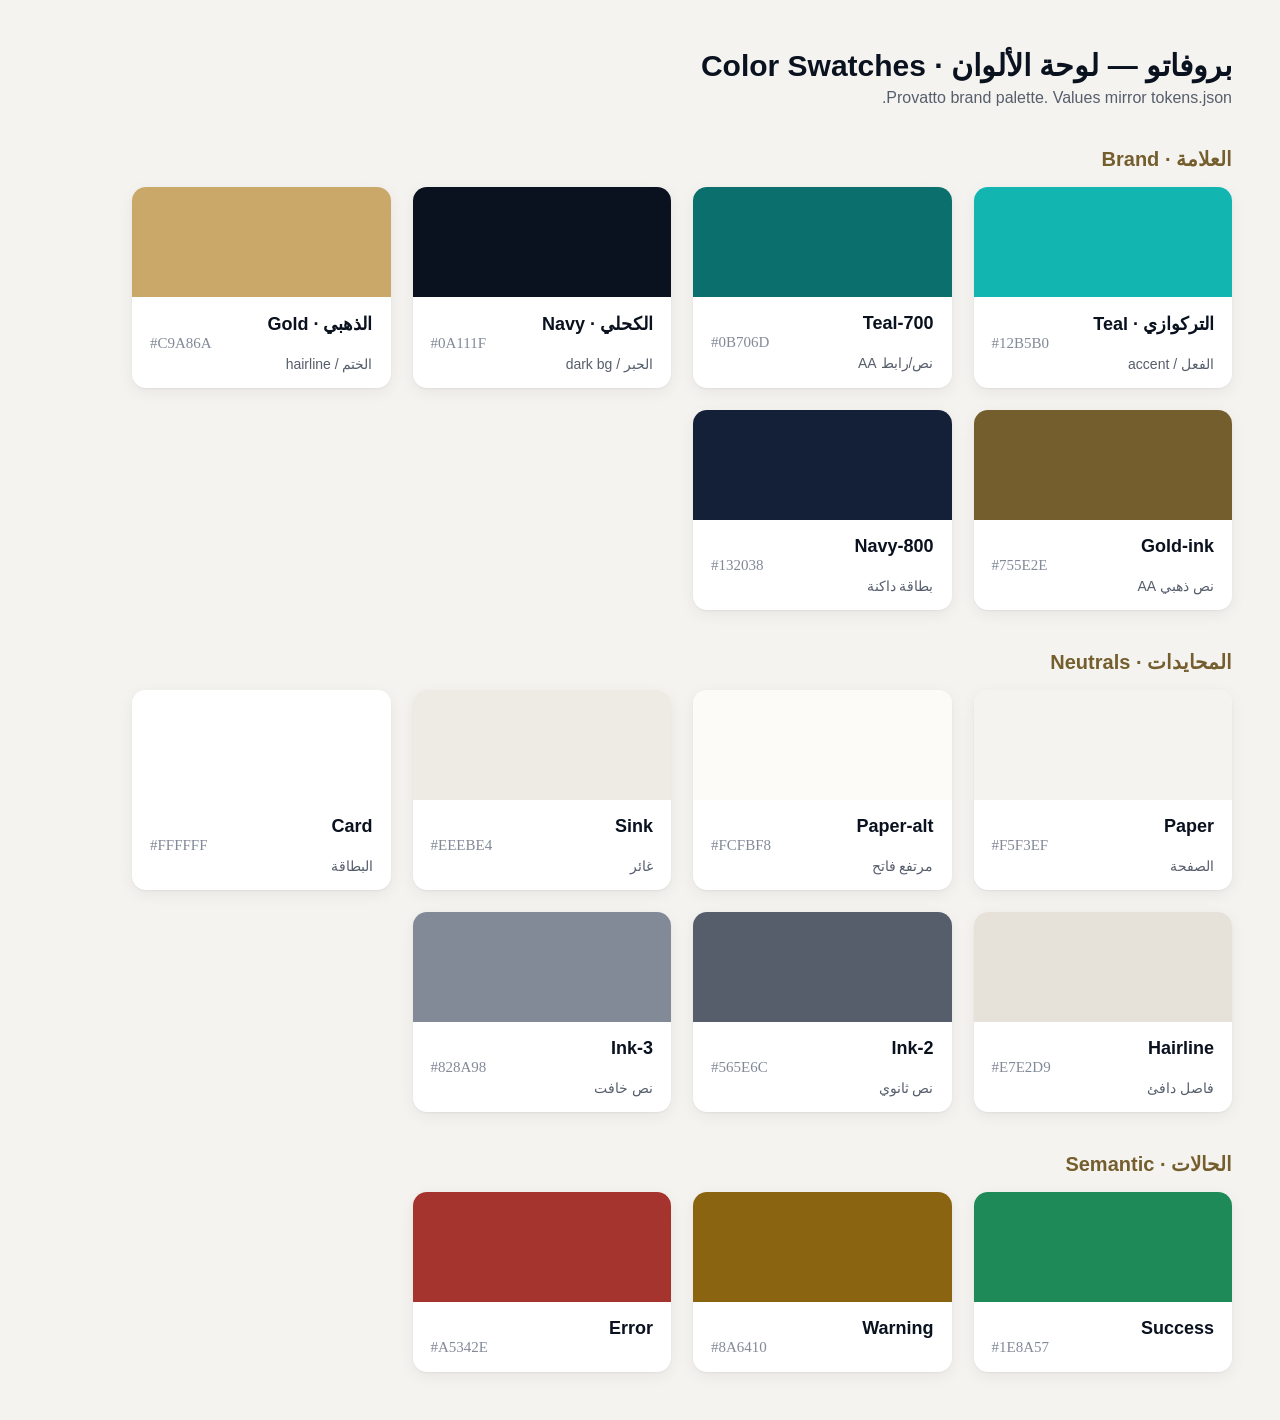
<file: identity/colors/swatches.html>
<!DOCTYPE html>
<html lang="ar" dir="rtl">
<head><meta charset="UTF-8"><title>Provatto — Color Swatches</title>
<style>
body{font-family:'IBM Plex Sans Arabic','IBM Plex Sans',sans-serif;background:#F5F3EF;color:#0A111F;margin:0;padding:48px;}
h1{font-size:30px;font-weight:600;margin:0 0 6px;}
.sub{color:#565E6C;margin:0 0 36px;}
.grid{display:grid;grid-template-columns:repeat(4,1fr);gap:22px;max-width:1100px;}
.sw{background:#fff;border-radius:14px;overflow:hidden;box-shadow:0 1px 2px rgba(10,17,31,.05),0 4px 16px rgba(10,17,31,.06);}
.chip{height:110px;}
.info{padding:16px 18px;}
.nm{font-size:18px;font-weight:600;}
.hex{font-family:'IBM Plex Sans';font-size:15px;color:#828A98;direction:ltr;}
.role{font-size:14px;color:#565E6C;margin-top:4px;}
h2{font-size:20px;margin:40px 0 16px;color:#755E2E;}
</style></head>
<body>
<h1>بروفاتو — لوحة الألوان · Color Swatches</h1>
<p class="sub">Provatto brand palette. Values mirror tokens.json.</p>
<h2>العلامة · Brand</h2>
<div class="grid">
  <div class="sw"><div class="chip" style="background:#12B5B0"></div><div class="info"><div class="nm">التركوازي · Teal</div><div class="hex">#12B5B0</div><div class="role">الفعل / accent</div></div></div>
  <div class="sw"><div class="chip" style="background:#0B706D"></div><div class="info"><div class="nm">Teal-700</div><div class="hex">#0B706D</div><div class="role">نص/رابط AA</div></div></div>
  <div class="sw"><div class="chip" style="background:#0A111F"></div><div class="info"><div class="nm">الكحلي · Navy</div><div class="hex">#0A111F</div><div class="role">الحبر / dark bg</div></div></div>
  <div class="sw"><div class="chip" style="background:#C9A86A"></div><div class="info"><div class="nm">الذهبي · Gold</div><div class="hex">#C9A86A</div><div class="role">الختم / hairline</div></div></div>
  <div class="sw"><div class="chip" style="background:#755E2E"></div><div class="info"><div class="nm">Gold-ink</div><div class="hex">#755E2E</div><div class="role">نص ذهبي AA</div></div></div>
  <div class="sw"><div class="chip" style="background:#132038"></div><div class="info"><div class="nm">Navy-800</div><div class="hex">#132038</div><div class="role">بطاقة داكنة</div></div></div>
</div>
<h2>المحايدات · Neutrals</h2>
<div class="grid">
  <div class="sw"><div class="chip" style="background:#F5F3EF"></div><div class="info"><div class="nm">Paper</div><div class="hex">#F5F3EF</div><div class="role">الصفحة</div></div></div>
  <div class="sw"><div class="chip" style="background:#FCFBF8"></div><div class="info"><div class="nm">Paper-alt</div><div class="hex">#FCFBF8</div><div class="role">مرتفع فاتح</div></div></div>
  <div class="sw"><div class="chip" style="background:#EEEBE4"></div><div class="info"><div class="nm">Sink</div><div class="hex">#EEEBE4</div><div class="role">غائر</div></div></div>
  <div class="sw"><div class="chip" style="background:#FFFFFF"></div><div class="info"><div class="nm">Card</div><div class="hex">#FFFFFF</div><div class="role">البطاقة</div></div></div>
  <div class="sw"><div class="chip" style="background:#E7E2D9"></div><div class="info"><div class="nm">Hairline</div><div class="hex">#E7E2D9</div><div class="role">فاصل دافئ</div></div></div>
  <div class="sw"><div class="chip" style="background:#565E6C"></div><div class="info"><div class="nm">Ink-2</div><div class="hex">#565E6C</div><div class="role">نص ثانوي</div></div></div>
  <div class="sw"><div class="chip" style="background:#828A98"></div><div class="info"><div class="nm">Ink-3</div><div class="hex">#828A98</div><div class="role">نص خافت</div></div></div>
</div>
<h2>الحالات · Semantic</h2>
<div class="grid">
  <div class="sw"><div class="chip" style="background:#1E8A57"></div><div class="info"><div class="nm">Success</div><div class="hex">#1E8A57</div></div></div>
  <div class="sw"><div class="chip" style="background:#8A6410"></div><div class="info"><div class="nm">Warning</div><div class="hex">#8A6410</div></div></div>
  <div class="sw"><div class="chip" style="background:#A5342E"></div><div class="info"><div class="nm">Error</div><div class="hex">#A5342E</div></div></div>
</div>
</body>
</html>
</file>
<file: assets/css/site.css>
:root {
  --navy: #0a111f;
  --teal: #12b5b0;
  --teal-ink: #08736f;
  --paper: #f7f8fa;
  --white: #ffffff;
  --ink: #172131;
  --muted: #5b6676;
  --line: #e6e9ef;
  --gold: #c9a86a;
  --radius: 16px;
  --container: 1200px;
}

* {
  box-sizing: border-box;
}

html {
  scroll-behavior: smooth;
  scroll-padding-top: 96px;
}

body {
  margin: 0;
  background: var(--paper);
  color: var(--ink);
  font-family: "IBM Plex Sans Arabic", "IBM Plex Sans", system-ui, sans-serif;
  font-size: 17px;
  font-weight: 400;
  line-height: 1.7;
  text-rendering: optimizeLegibility;
  -webkit-font-smoothing: antialiased;
}

img {
  display: block;
  max-width: 100%;
  height: auto;
}

a {
  color: var(--teal-ink);
  text-underline-offset: 4px;
}

button,
a {
  touch-action: manipulation;
}

h1,
h2,
h3,
p {
  margin-block-start: 0;
}

h1,
h2,
h3 {
  line-height: 1.25;
}

.container {
  width: min(var(--container), calc(100% - 40px));
  margin-inline: auto;
}

.skip {
  position: fixed;
  z-index: 100;
  inset-block-start: 8px;
  inset-inline-start: 8px;
  padding: 10px 16px;
  transform: translateY(-160%);
  border-radius: 8px;
  background: var(--white);
}

.skip:focus {
  transform: none;
}

.site-header {
  position: sticky;
  z-index: 50;
  inset-block-start: 0;
  padding-block-start: env(safe-area-inset-top);
  border-block-end: 1px solid rgba(255, 255, 255, 0.1);
  background: rgba(10, 17, 31, 0.96);
  backdrop-filter: blur(16px);
}

.nav {
  display: flex;
  min-height: 76px;
  align-items: center;
  gap: 24px;
}

.logo {
  display: inline-flex;
  min-width: 96px;
  min-height: 44px;
  align-items: center;
  flex: 0 0 auto;
}

.logo img {
  width: auto;
  height: 40px;
  object-fit: contain;
}

.nav-links {
  display: none;
  align-items: center;
  gap: 26px;
  margin-inline: auto;
}

.nav-links a,
.lang,
.footer a {
  color: #dbe3ed;
  text-decoration: none;
}

.nav-links a {
  font-size: 0.94rem;
  font-weight: 500;
}

.lang {
  display: grid;
  min-width: 44px;
  min-height: 44px;
  place-items: center;
  border: 1px solid rgba(255, 255, 255, 0.28);
  border-radius: 999px;
  font-family: "IBM Plex Sans", sans-serif;
  font-weight: 600;
}

.button {
  display: inline-flex;
  min-height: 48px;
  align-items: center;
  justify-content: center;
  padding: 10px 22px;
  border-radius: 999px;
  background: var(--teal);
  color: var(--navy);
  font-weight: 600;
  text-decoration: none;
}

.nav .button {
  display: none;
}

.hero {
  overflow: hidden;
  padding-block: 64px;
  background: var(--navy);
  color: var(--white);
}

.hero-grid {
  display: grid;
  align-items: center;
  gap: 56px;
}

.hero-grid > div:first-child {
  max-width: 680px;
}

.eyebrow {
  margin-block-end: 18px;
  color: var(--teal);
  font-size: 0.86rem;
  font-weight: 600;
}

.hero h1 {
  margin-block-end: 24px;
  font-size: clamp(40px, 6vw, 72px);
  font-weight: 600;
}

.hero h1 span {
  display: block;
  white-space: nowrap;
}

.hero p:not(.eyebrow) {
  max-width: 610px;
  margin-block-end: 30px;
  color: #c9d3df;
  font-size: clamp(17px, 2vw, 19px);
}

.app-store-link {
  display: inline-flex;
  min-width: 145px;
  min-height: 48px;
  align-items: center;
}

.app-store-link img {
  width: 180px;
  min-width: 145px;
  height: auto;
}

.hero-art {
  display: grid;
  place-items: center;
}

.device-frame {
  position: relative;
  width: min(264px, 72vw);
  aspect-ratio: 208 / 458;
  overflow: hidden;
  border: 7px solid #050a12;
  border-radius: 46px;
  background: #f7f6f2;
  box-shadow: 0 24px 64px rgba(10, 17, 31, 0.35);
}

.device-frame::before {
  position: absolute;
  z-index: 2;
  inset-block-start: 8px;
  left: 50%;
  width: 76px;
  height: 22px;
  transform: translateX(-50%);
  border-radius: 999px;
  background: #050a12;
  content: "";
}

.device-screen {
  position: absolute;
  inset: 0;
  overflow: hidden;
  border-radius: 38px;
}

.device-screen .screen {
  position: absolute;
  inset-block-start: -10.5%;
  left: 50%;
  width: 444%;
  max-width: none;
  transform: translateX(-50%);
  border: 0;
  border-radius: 0;
  box-shadow: none;
}

section {
  padding-block: 64px;
}

.section-head {
  max-width: 720px;
  margin-block-end: 44px;
}

.section-head h2,
.legal h1,
.inspection h2,
.privacy-panel h2,
.final-cta h2 {
  margin-block-end: 16px;
  font-size: clamp(28px, 4vw, 44px);
  font-weight: 600;
}

.section-head p,
.feature p,
.step p,
.legal-card p,
.legal-card li {
  font-size: 17px;
}

.section-head p,
.feature p,
.step p {
  color: var(--muted);
}

.problem {
  background: var(--white);
}

.problem-lines {
  display: grid;
}

.problem-lines p {
  margin: 0;
  padding-block: 20px;
  border-block-end: 1px solid var(--line);
  font-size: clamp(18px, 2.2vw, 23px);
}

.features {
  display: grid;
  gap: 24px;
}

.feature {
  display: grid;
  align-items: center;
  gap: 28px;
  padding: 28px;
  border: 1px solid var(--line);
  border-radius: var(--radius);
  background: var(--white);
}

.feature-icon {
  width: 42px;
  height: 42px;
  margin-block-end: 20px;
}

.feature h3 {
  margin-block-end: 10px;
  font-size: clamp(22px, 2.4vw, 28px);
  font-weight: 600;
}

.feature p {
  margin-block-end: 0;
}

.feature > .screen {
  border: 1px solid var(--line);
  border-radius: 14px;
  background: #f5f3ef;
}

#how,
#faq {
  background: var(--white);
}

.steps {
  display: grid;
  gap: 16px;
  counter-reset: steps;
}

.step {
  position: relative;
  padding: 28px;
  border: 1px solid var(--line);
  border-radius: var(--radius);
  background: var(--white);
}

.step::before {
  display: block;
  margin-block-end: 22px;
  color: var(--teal-ink);
  content: "0" counter(steps);
  counter-increment: steps;
  font-family: "IBM Plex Sans", sans-serif;
  font-weight: 600;
}

.step h3 {
  margin-block-end: 8px;
  font-size: 21px;
  font-weight: 600;
}

.step p {
  margin-block-end: 0;
}

.inspection {
  border-block: 1px solid var(--gold);
  background: var(--navy);
  color: var(--white);
}

.inspection-grid {
  display: grid;
  align-items: center;
  gap: 32px;
}

.inspection p {
  color: #c9d3df;
}

.disclaimer {
  margin: 0;
  padding: 24px;
  border: 1px solid var(--gold);
  border-radius: 14px;
  color: var(--white) !important;
}

.privacy-panel {
  display: grid;
  gap: 28px;
  padding: 32px;
  border: 1px solid var(--line);
  border-radius: var(--radius);
  background: var(--white);
}

.privacy-panel p {
  margin-block-end: 0;
}

.faq {
  max-width: 880px;
}

.faq-item {
  border-block-end: 1px solid var(--line);
}

.faq-button {
  display: flex;
  width: 100%;
  min-height: 68px;
  align-items: center;
  justify-content: space-between;
  gap: 24px;
  padding: 18px 0;
  border: 0;
  background: transparent;
  color: var(--ink);
  cursor: pointer;
  font: inherit;
  font-size: 18px;
  font-weight: 600;
  text-align: start;
}

.faq-button img {
  width: 20px;
  transition: transform 0.2s ease;
}

.faq-button[aria-expanded="true"] img {
  transform: rotate(180deg);
}

.faq-panel {
  padding-block-end: 22px;
  color: var(--muted);
}

.faq-panel[hidden] {
  display: none;
}

.final-cta {
  background: var(--navy);
  color: var(--white);
  text-align: center;
}

.final-cta p {
  margin-block-end: 28px;
  color: #c9d3df;
  font-size: 18px;
}

.footer {
  padding-block: 56px max(44px, env(safe-area-inset-bottom));
  border-block-start: 1px solid rgba(255, 255, 255, 0.1);
  background: var(--navy);
  color: #aeb9c8;
}

.footer-grid {
  display: grid;
  gap: 30px;
}

.footer-logo {
  width: auto;
  height: 52px;
}

.footer-links {
  display: flex;
  flex-wrap: wrap;
  gap: 14px 24px;
  margin-block-end: 18px;
}

.footer small {
  display: block;
  max-width: 760px;
}

.legal-hero {
  padding-block: 64px;
  background: var(--navy);
  color: var(--white);
}

.legal {
  padding-block: 64px;
}

.legal-layout {
  display: grid;
  gap: 32px;
}

.toc,
.legal-card {
  border: 1px solid var(--line);
  border-radius: var(--radius);
  background: var(--white);
}

.toc {
  align-self: start;
  padding: 22px;
}

.toc a {
  display: block;
  padding-block: 5px;
}

.legal-card {
  padding: clamp(22px, 5vw, 48px);
}

.legal-card h2 {
  margin-block: 36px 10px;
  font-size: 1.25rem;
  font-weight: 600;
}

.legal-card h2:first-child {
  margin-block-start: 0;
}

.legal-card li {
  margin-block-end: 8px;
}

.contact-block,
.contact-card {
  padding: 22px;
  border: 1px solid var(--line);
  border-radius: 12px;
  background: #eff9f8;
}

.contact-card {
  text-align: center;
}

.qa {
  padding-block: 18px;
  border-block-end: 1px solid var(--line);
}

.qa .q {
  font-weight: 600;
}

.qa .a {
  color: var(--muted);
}

:focus-visible {
  outline: 3px solid var(--teal);
  outline-offset: 3px;
}

.reveal {
  opacity: 0;
  transform: translateY(8px);
  transition: opacity 0.2s ease, transform 0.2s ease;
}

.reveal.visible {
  opacity: 1;
  transform: none;
}

[dir="rtl"] .directional {
  transform: scaleX(-1);
}

[dir="rtl"] .faq-button[aria-expanded="true"] img {
  transform: scaleX(-1) rotate(180deg);
}

.not-found {
  display: grid;
  min-height: 100vh;
  place-items: center;
}

.not-found-logo {
  width: auto;
  height: 80px;
  margin-inline: auto;
}

@media (max-width: 430px) {
  .hero h1 {
    font-size: clamp(38px, 11vw, 48px);
  }


  .feature {
    padding: 22px;
  }
}

@media (min-width: 760px) {
  body {
    font-size: 18px;
  }

  section {
    padding-block: 104px;
  }

  .nav-links {
    display: flex;
  }

  .nav .button {
    display: inline-flex;
  }

  .hero {
    min-height: 680px;
    padding-block: 96px;
  }

  .hero-grid {
    grid-template-columns: minmax(0, 1.1fr) minmax(300px, 0.9fr);
    gap: clamp(64px, 8vw, 120px);
  }

  .features .feature {
    grid-template-columns: 1fr 1.08fr;
    padding: 40px;
  }

  .features .feature:nth-child(even) .feature-copy {
    order: 2;
  }

  .steps {
    grid-template-columns: repeat(4, 1fr);
  }

  .inspection-grid,
  .privacy-panel {
    grid-template-columns: 1fr 1fr;
  }

  .privacy-panel {
    padding: 48px;
  }

  .footer-grid {
    grid-template-columns: 1fr 2fr;
  }

  .legal-layout {
    grid-template-columns: 260px 1fr;
  }

  .toc {
    position: sticky;
    inset-block-start: 100px;
  }
}

@media (prefers-reduced-motion: reduce) {
  html {
    scroll-behavior: auto;
  }

  .reveal {
    opacity: 1;
    transform: none;
    transition: none;
  }

  .faq-button img {
    transition: none;
  }
}
</file>
